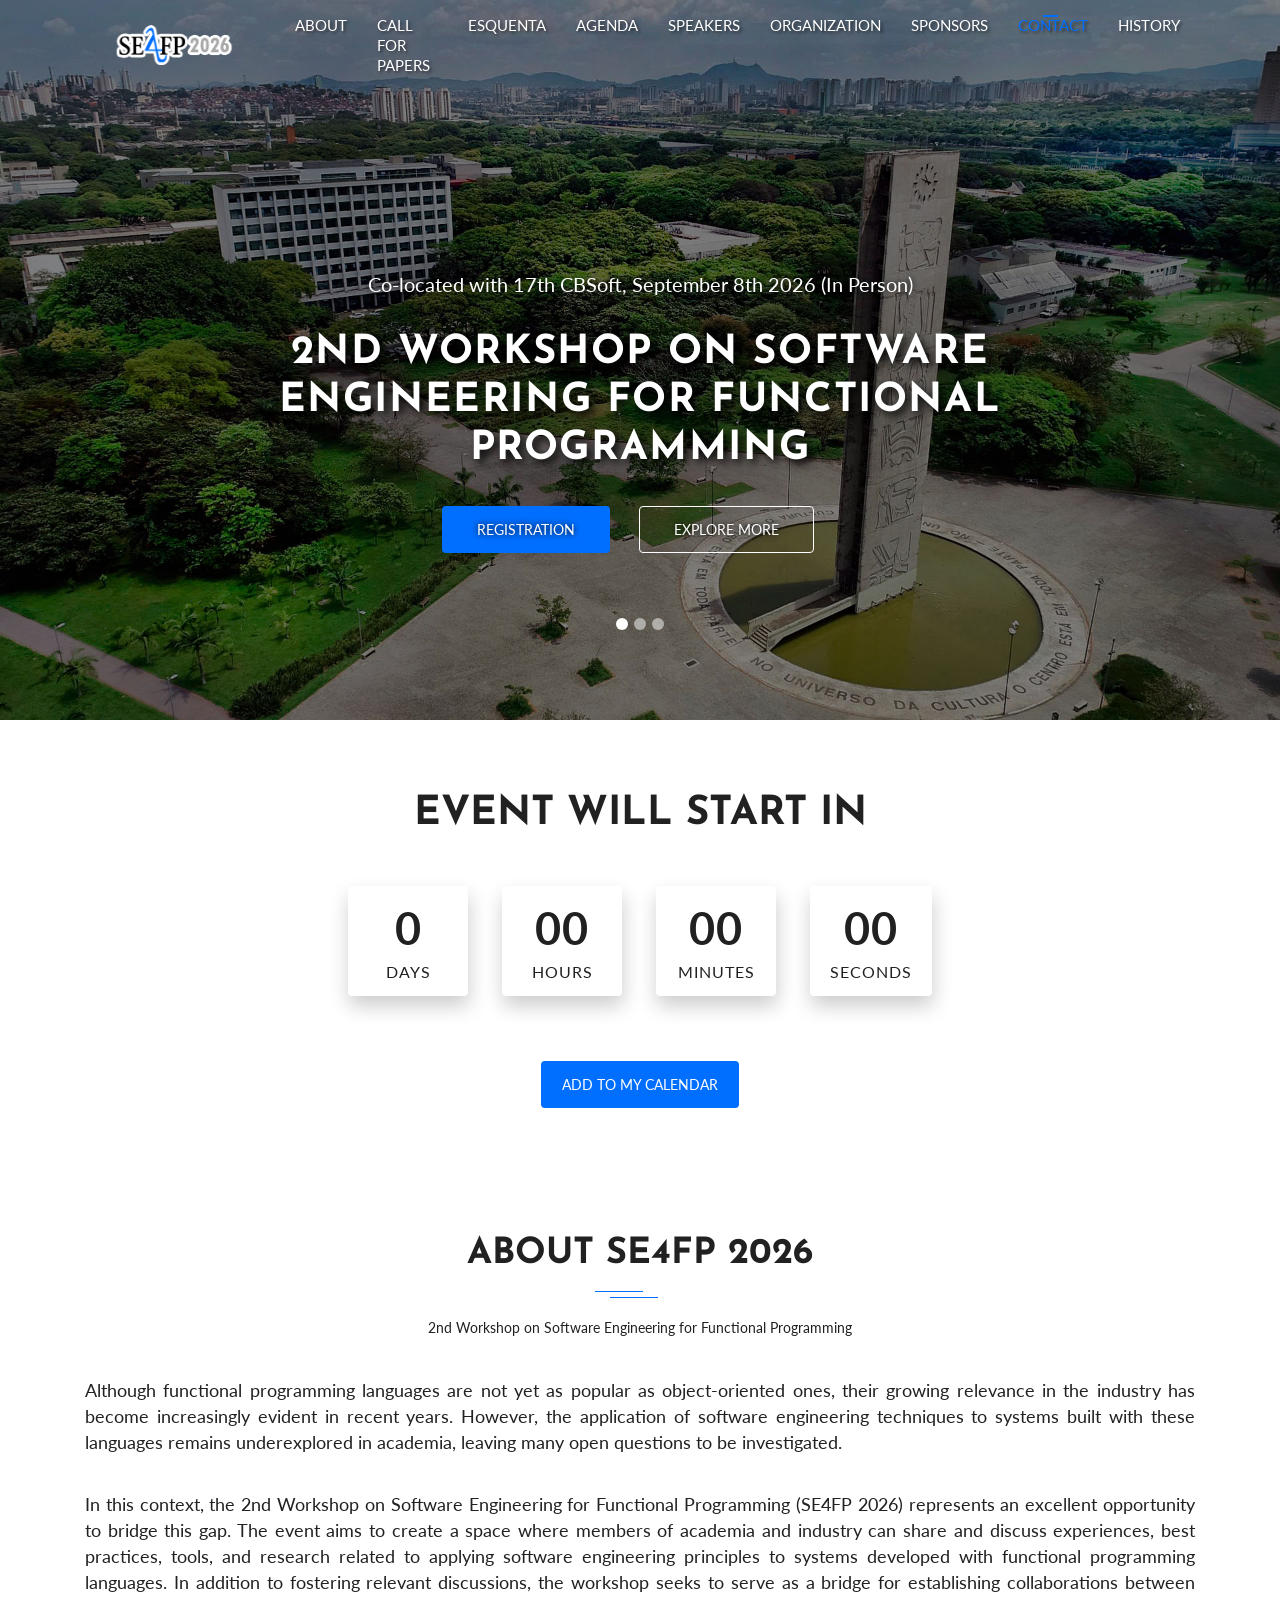
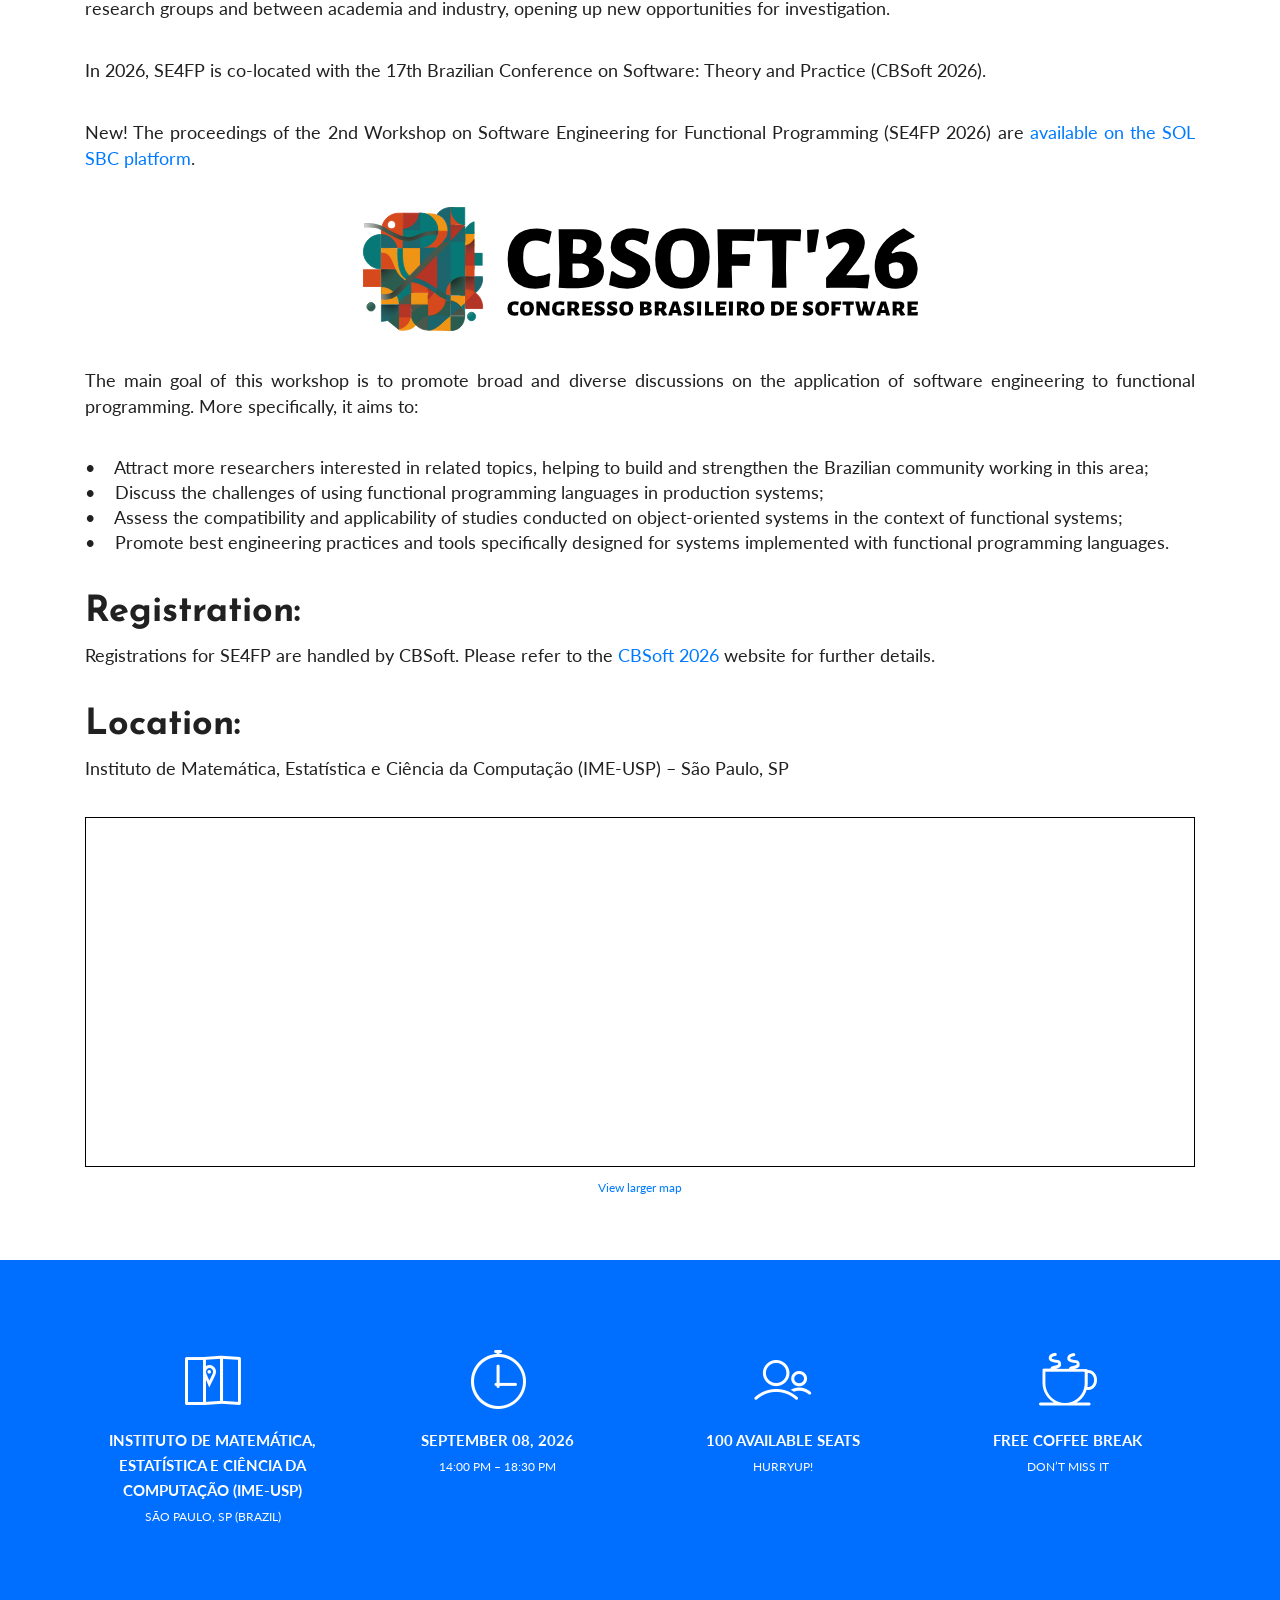
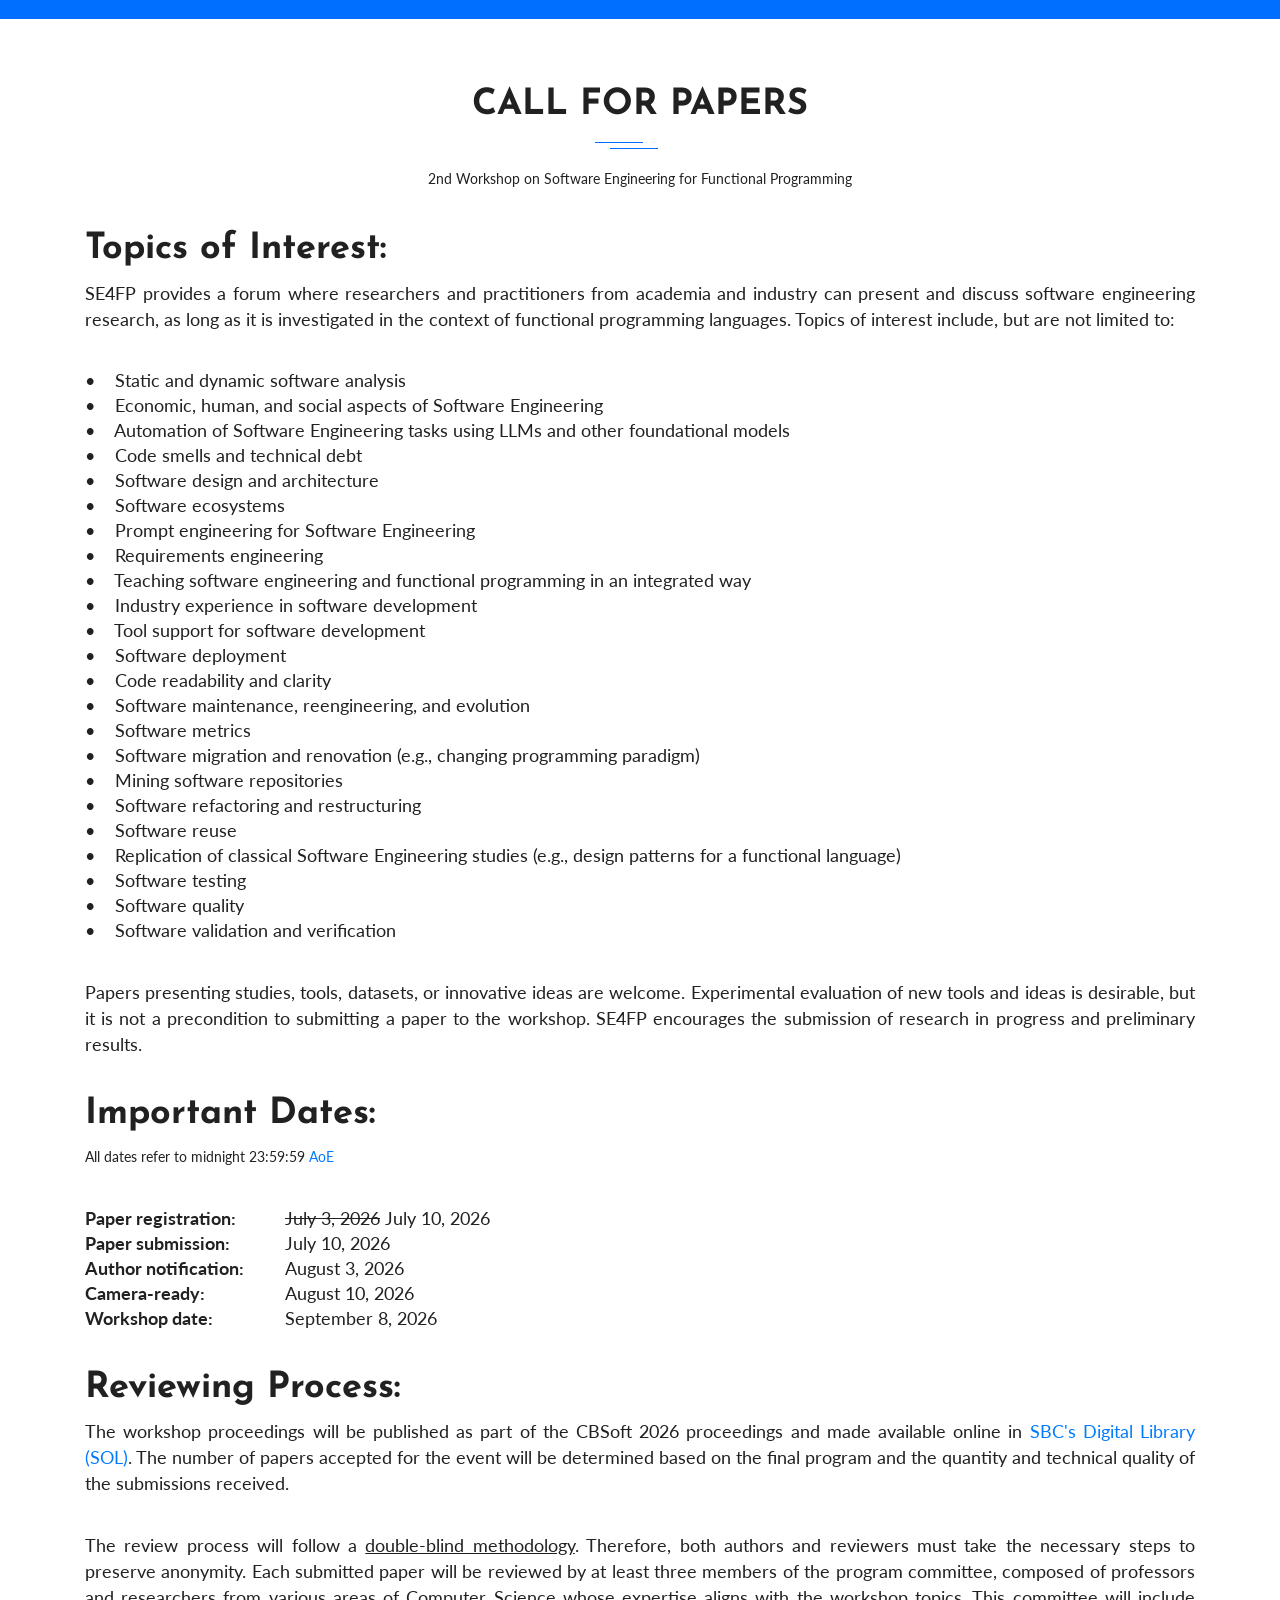
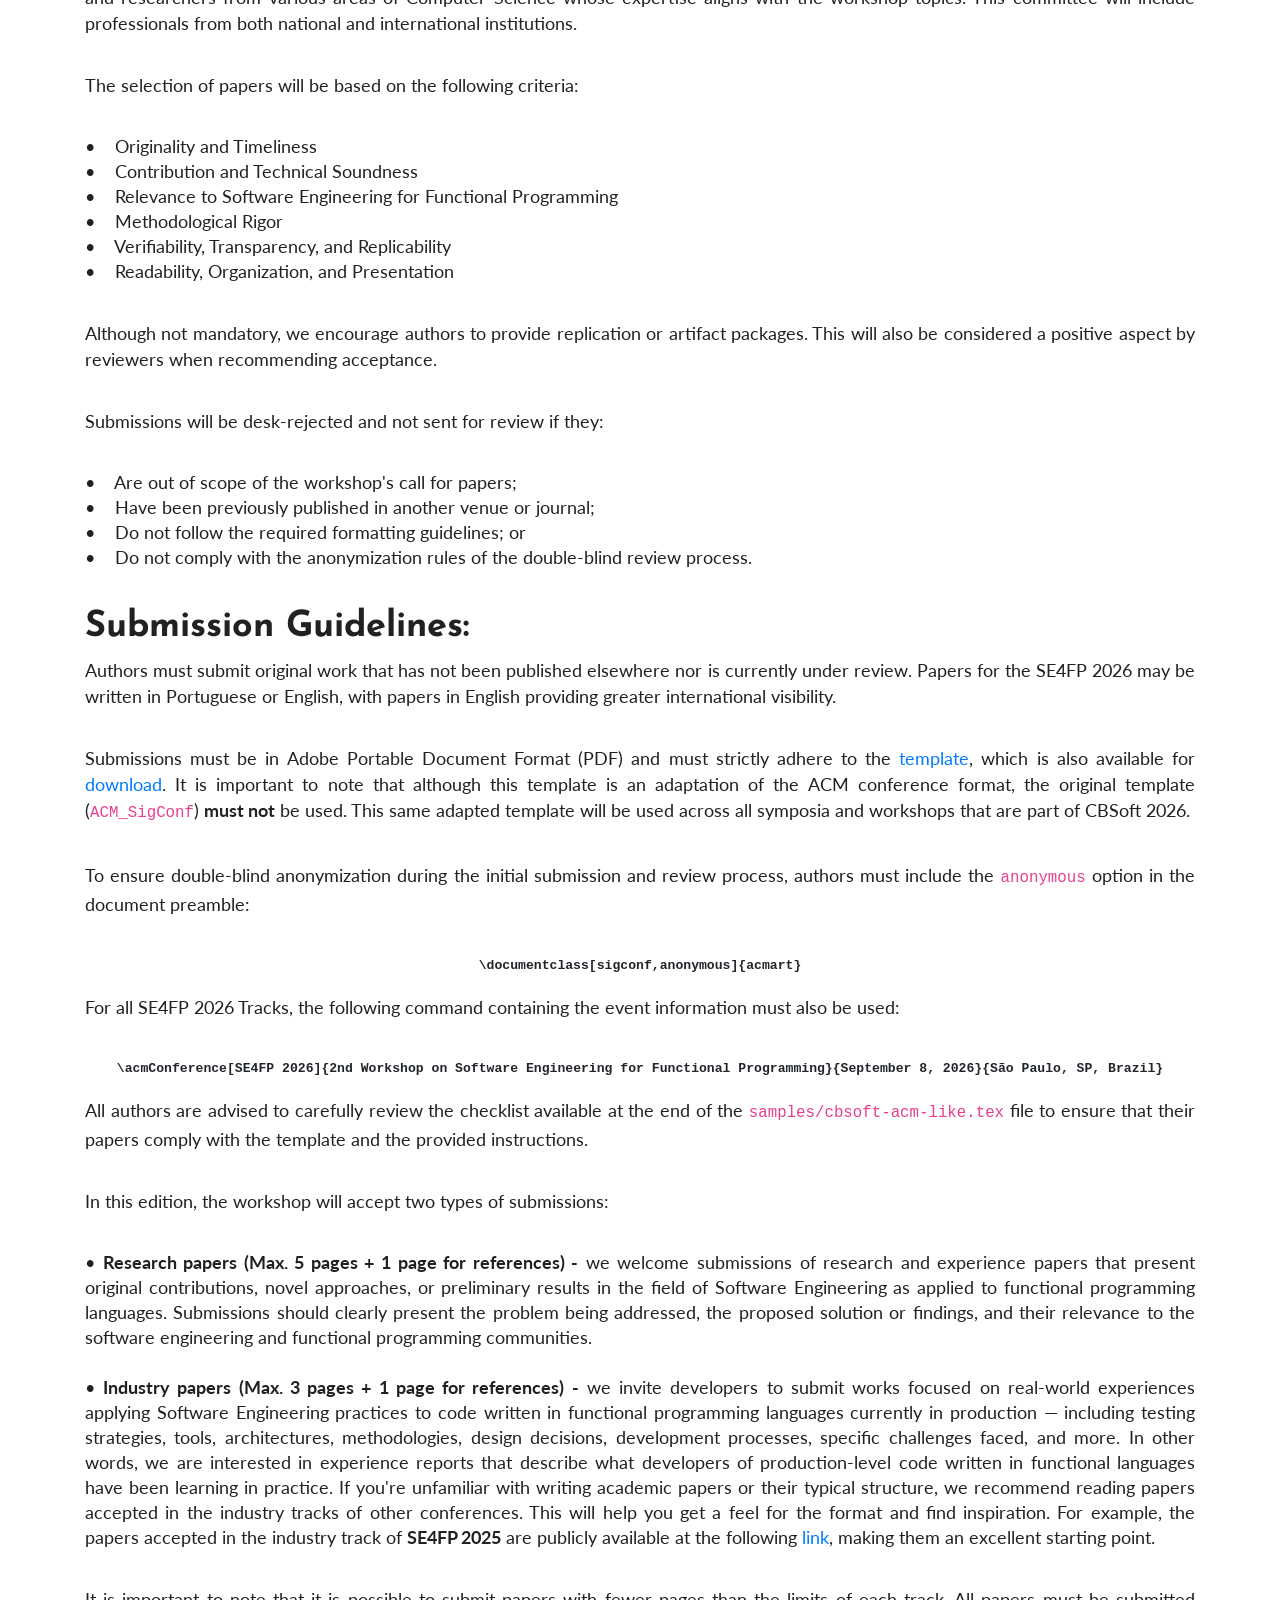
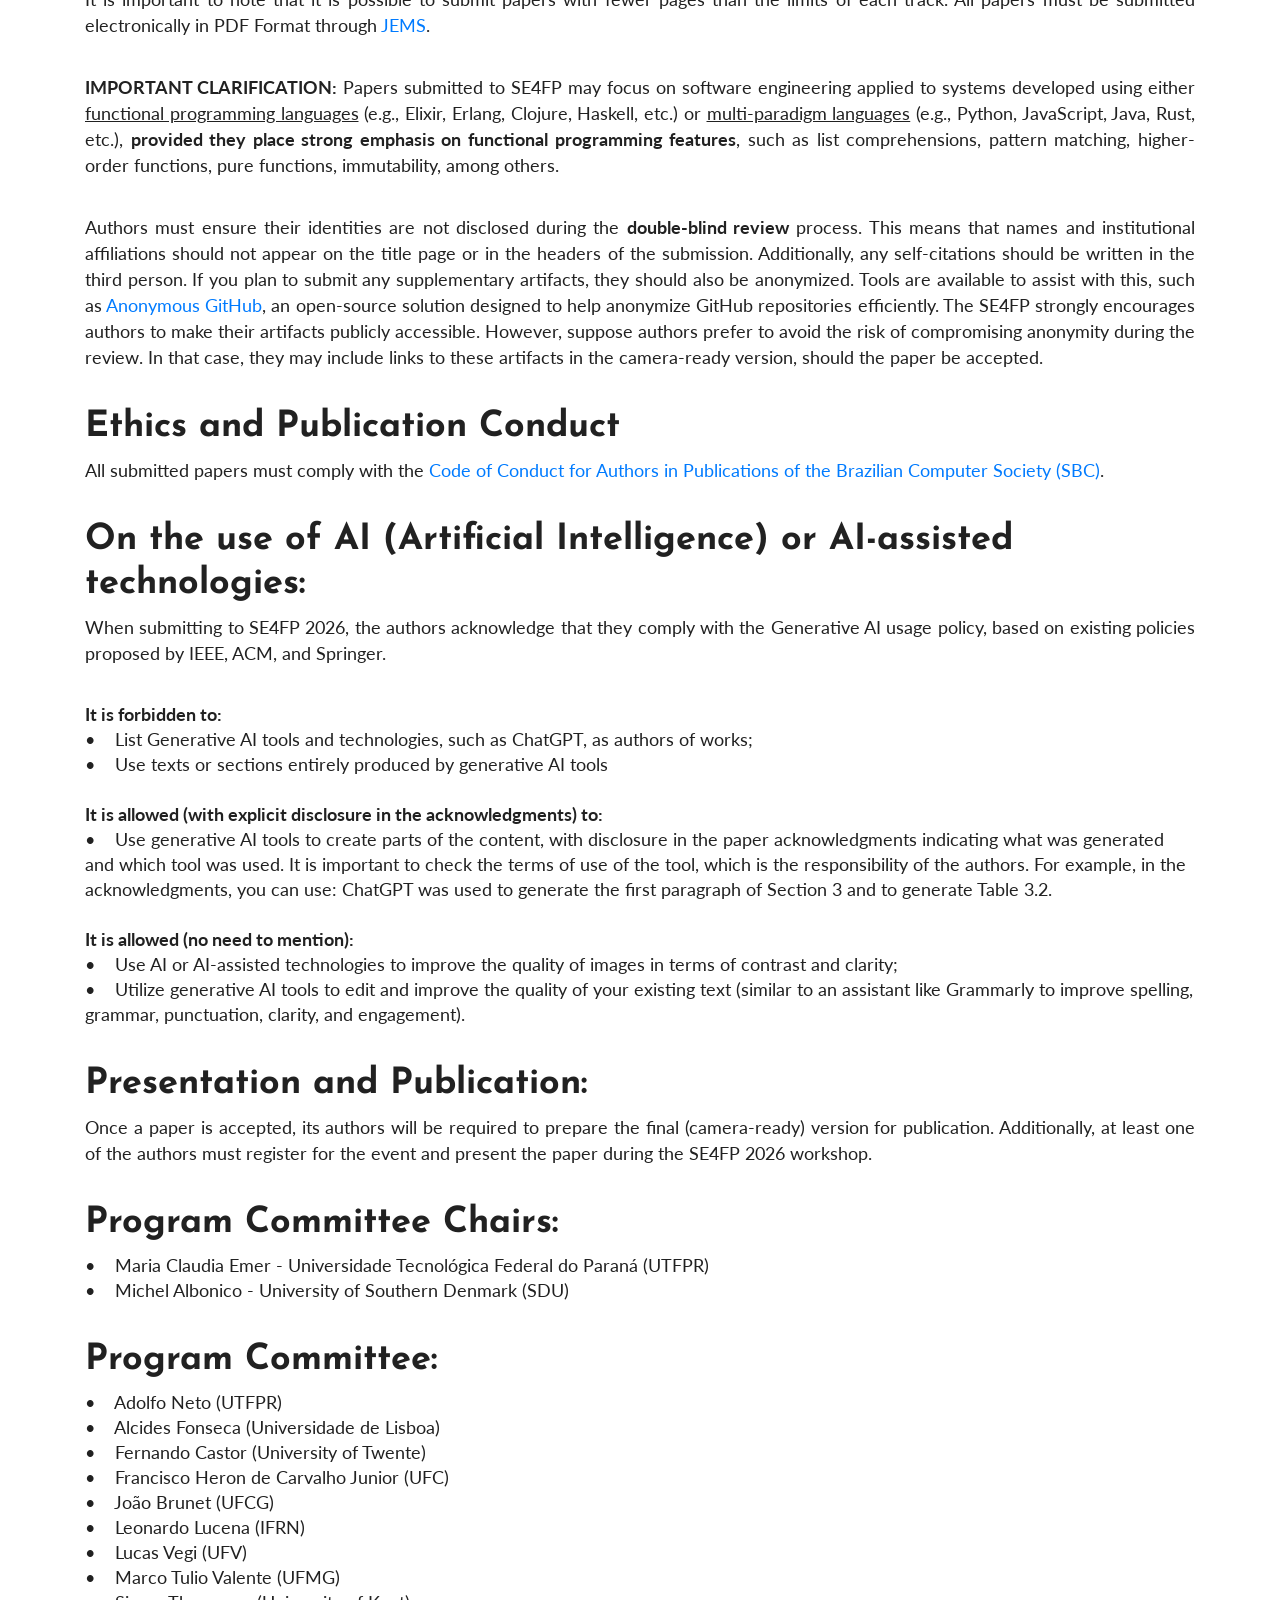
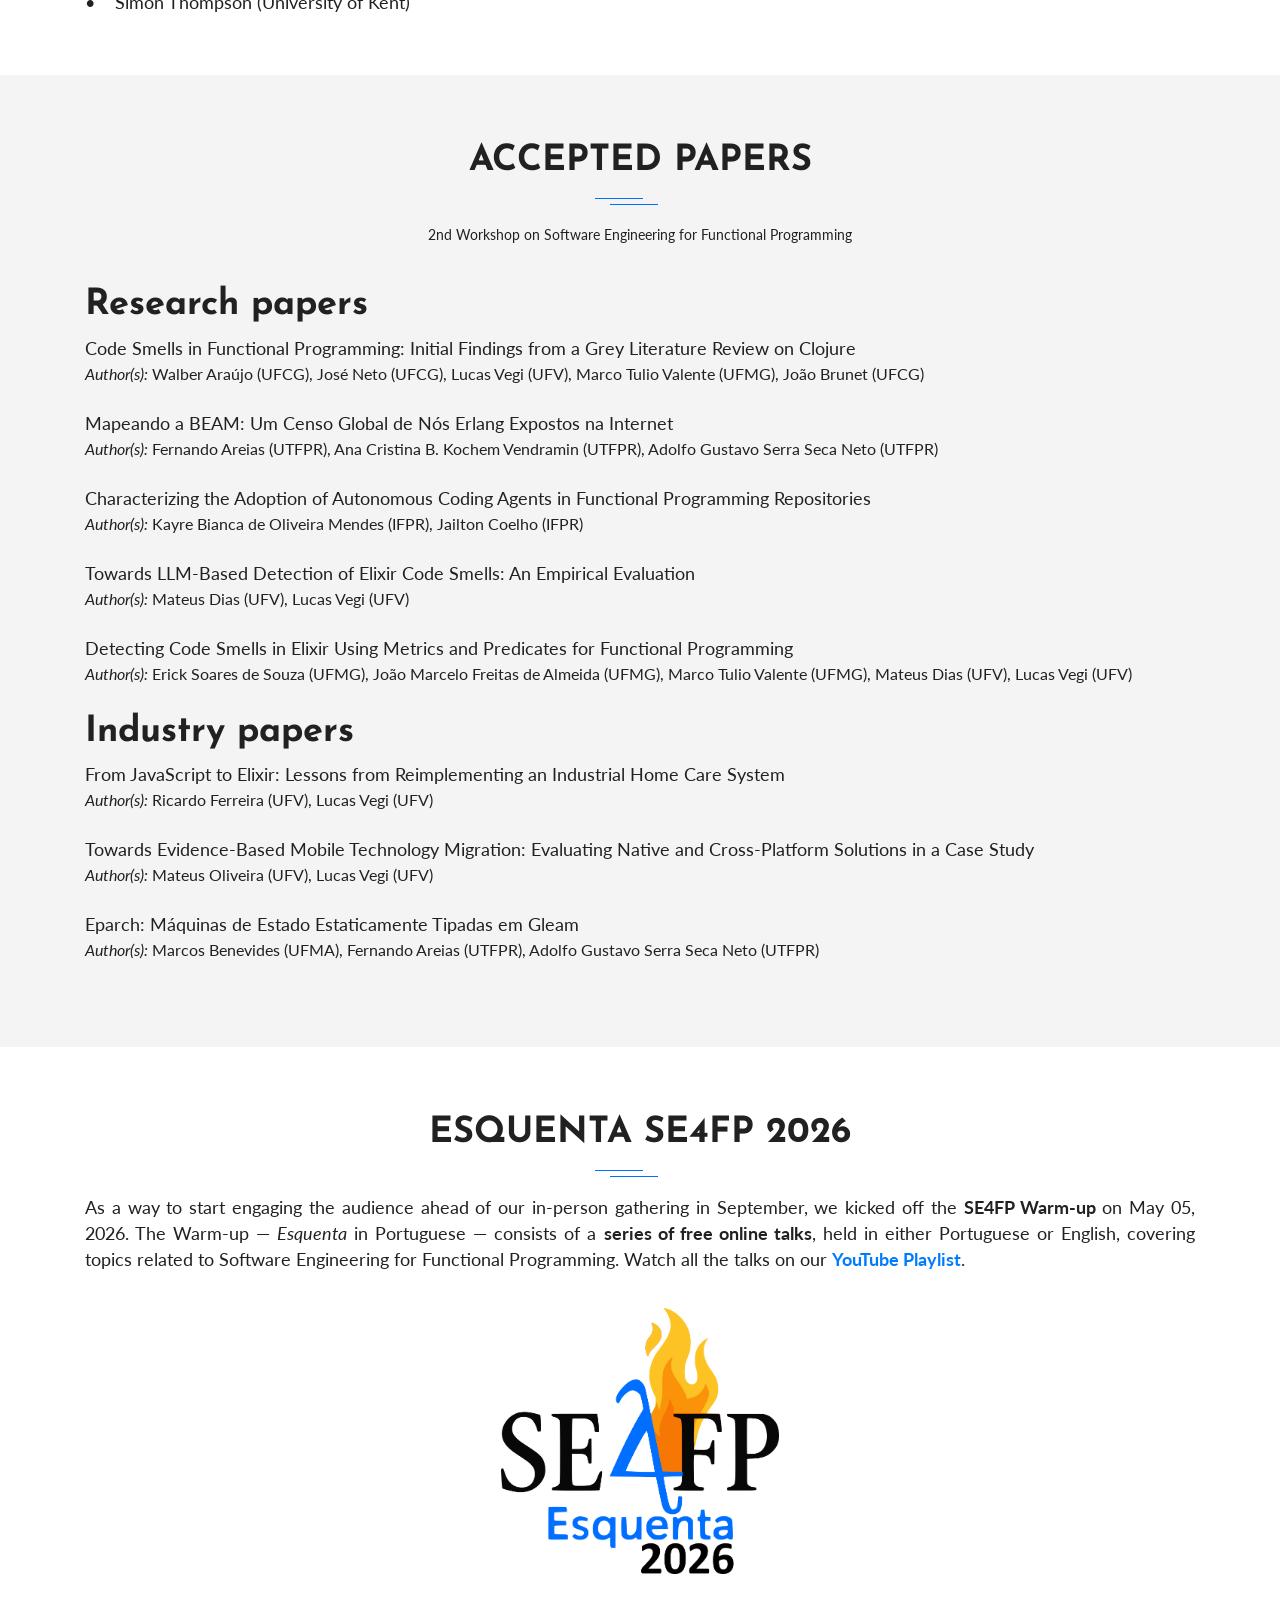
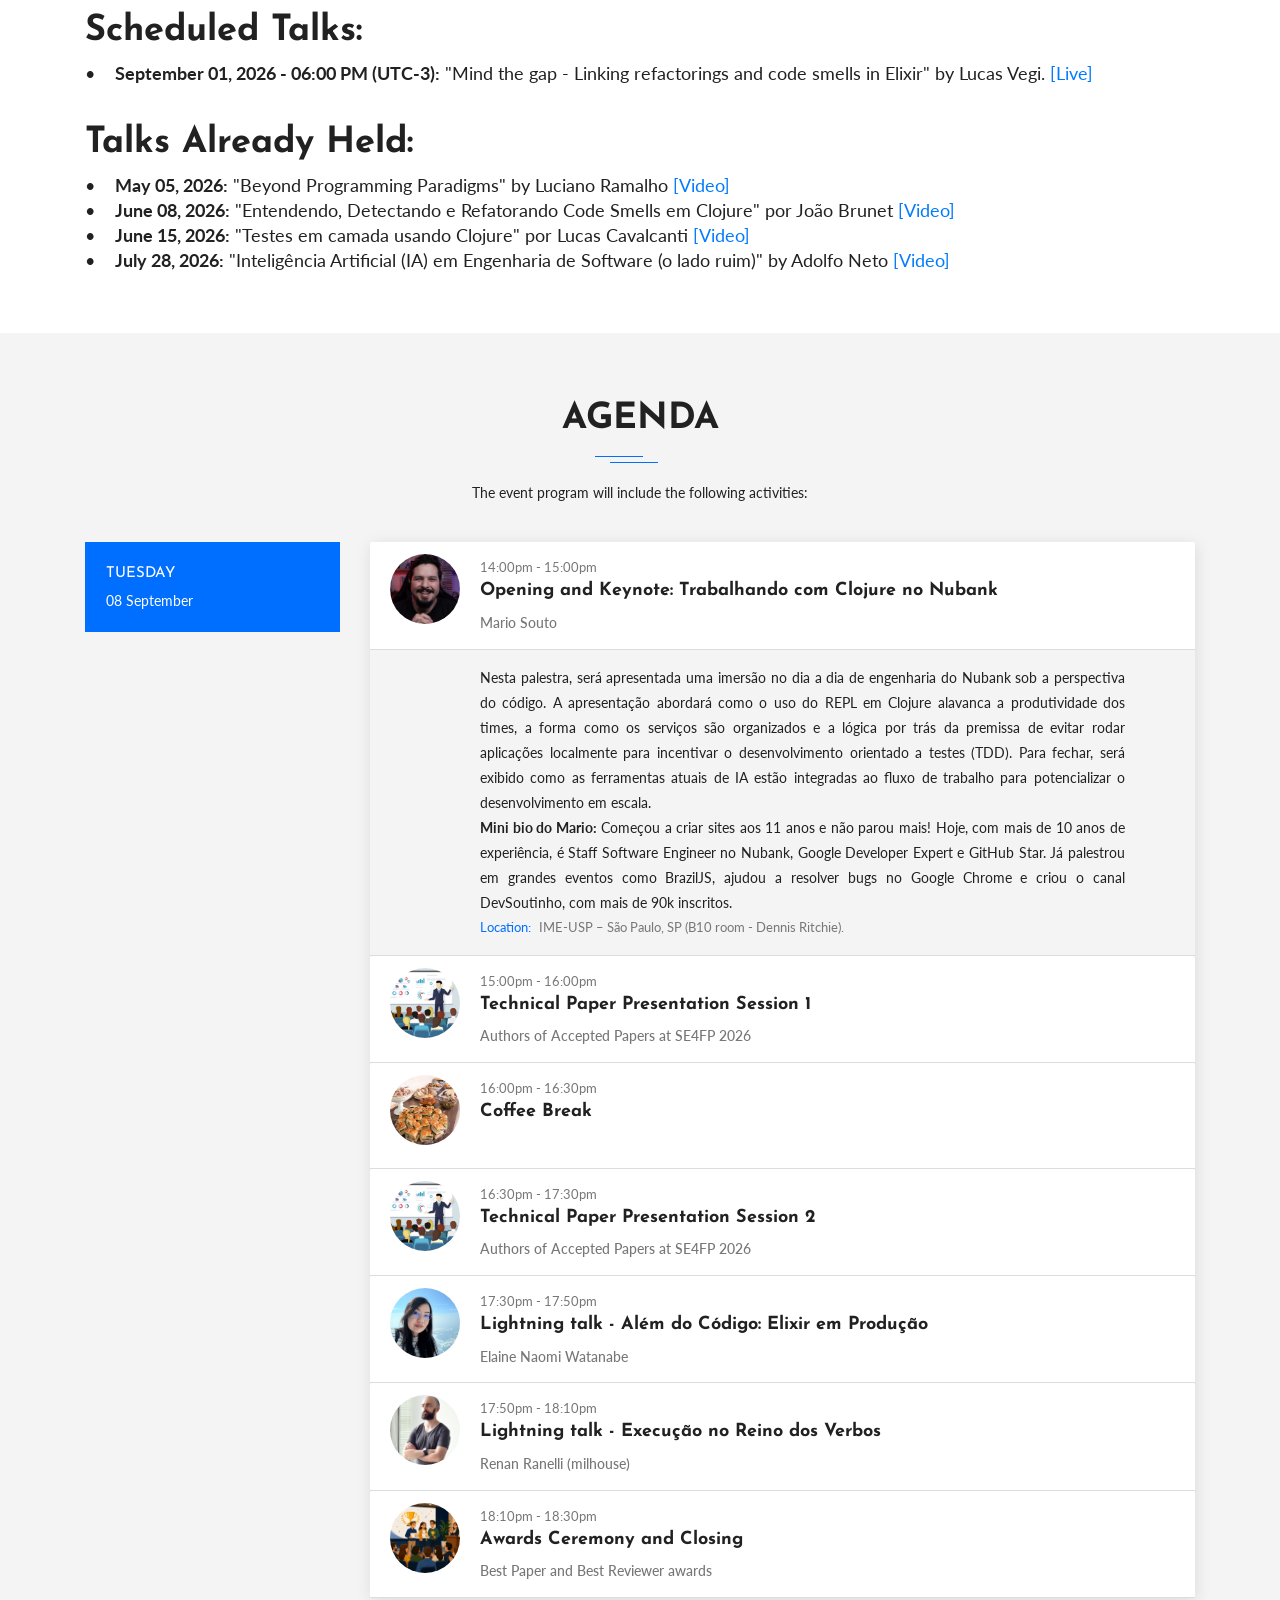
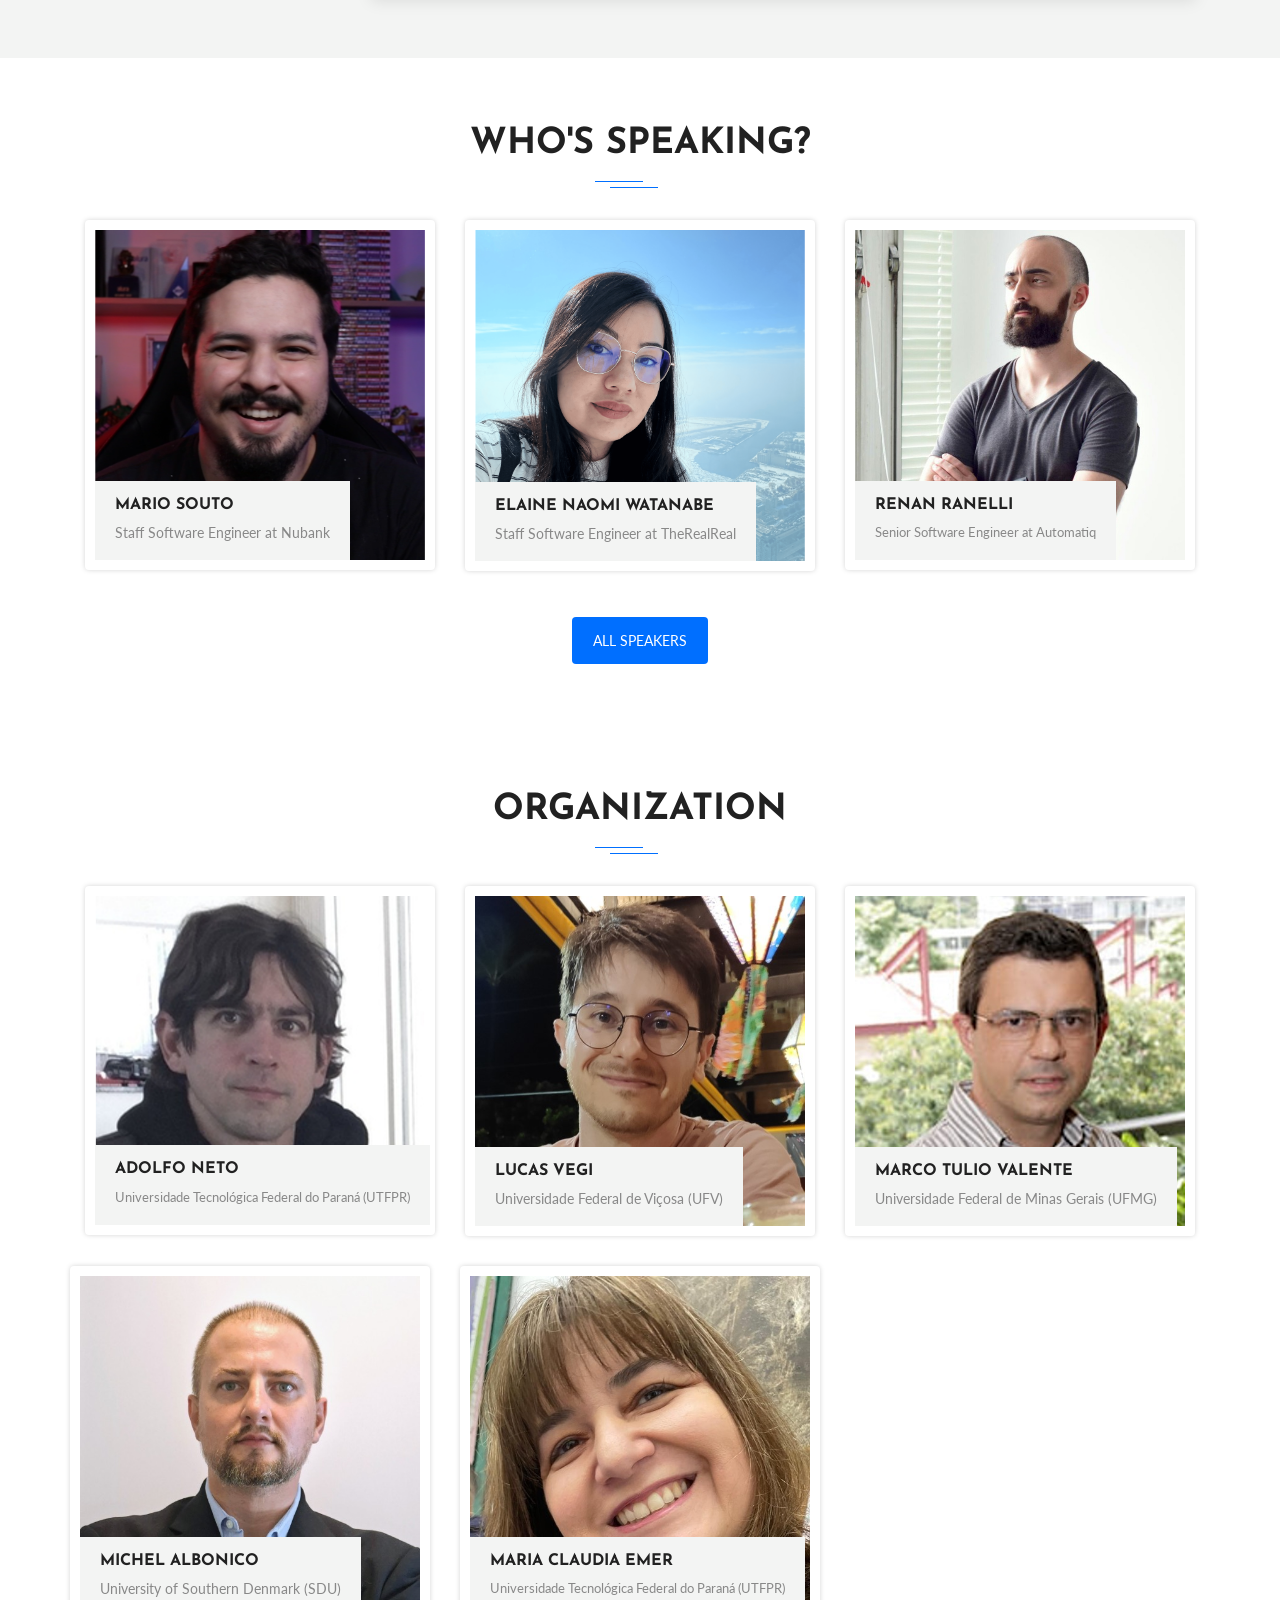
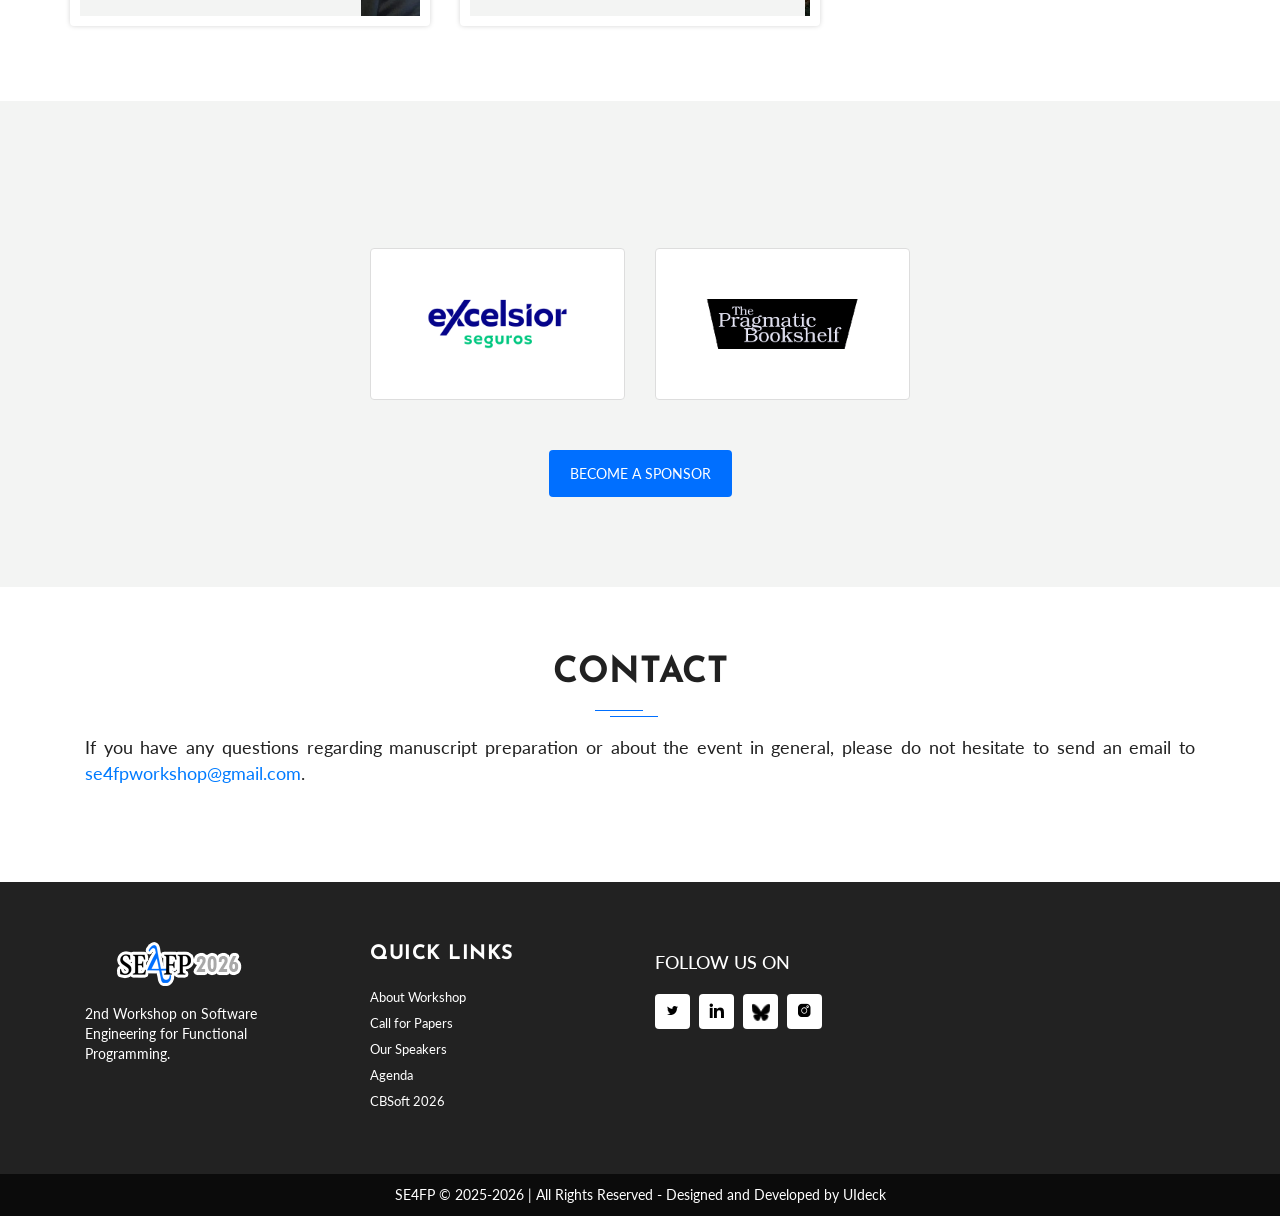
<file: index.html>
<!DOCTYPE html>
<html lang="en">
  <head>
    <!-- Google tag (gtag.js) -->
    <script async src="https://www.googletagmanager.com/gtag/js?id=G-Z09JMY0M2Z"></script>
    <script>
      window.dataLayer = window.dataLayer || [];
      function gtag(){dataLayer.push(arguments);}
      gtag('js', new Date());

      gtag('config', 'G-Z09JMY0M2Z');
    </script>

    <!-- Required meta tags -->
    <meta charset="utf-8">
    <meta name="viewport" content="width=device-width, initial-scale=1, shrink-to-fit=no">
    <meta name="description" content="SE4FP aims to bring together academics and industry professionals to share and discuss experiences, best practices, tools, and research on applying software engineering principles to systems developed with functional programming languages.">
    <meta name="keywords" content="cbsoft, workshop, engenharia de software, programação funcional, software engineering, functional programming, Elixir, Erlang, Clojure, Haskell, F#, LISP, Scala, SE4FP">

    <link rel="icon" href="favicon.ico" type="image/x-icon">


    <title>SE4FP 2026 | 2nd Workshop on Software Engineering for Functional Programming</title>

    <!-- Bootstrap CSS -->
    <link rel="stylesheet" type="text/css" href="assets/css/bootstrap.min.css" >
    <!-- Icon -->
    <link rel="stylesheet" type="text/css" href="assets/fonts/line-icons.css">
    <!-- Slicknav -->
    <link rel="stylesheet" type="text/css" href="assets/css/slicknav.css">
    <!-- Nivo Lightbox -->
    <link rel="stylesheet" type="text/css" href="assets/css/nivo-lightbox.css" >
    <!-- Animate -->
    <link rel="stylesheet" type="text/css" href="assets/css/animate.css">
    <!-- Main Style -->
    <link rel="stylesheet" type="text/css" href="assets/css/main.css">
    <!-- Responsive Style -->
    <link rel="stylesheet" type="text/css" href="assets/css/responsive.css">

    <script type="application/ld+json">
      {
        "@context": "https://schema.org",
        "@type": "Event",
        "name": "SE4FP 2026 - Conferência sobre Engenharia de Software aplicada a Programação Funcional",
        "startDate": "2026-09-08T09:00:00",
        "endDate": "2026-09-08T13:00:00",
        "eventStatus": "https://schema.org/EventScheduled",
        "eventAttendanceMode": "https://schema.org/OfflineEventAttendanceMode",
        "offers": {
          "@type": "Offer",
          "url": "https://cbsoft.sbc.org.br/2026/",
          "price": "0.00",
          "priceCurrency": "BRL",
          "availability": "https://schema.org/InStock",
          "validFrom": "2025-06-01T12:00:00-03:00"
        },
        "location": {
          "@type": "Place",
          "name": "Instituto de Matemática, Estatística e Ciência da Computação (IME-USP)",
          "address": {
            "@type": "PostalAddress",
            "streetAddress": "Rua do Matão, 1010, na Cidade Universitária",
            "addressLocality": "São Paulo",
            "addressRegion": "SP",
            "postalCode": "05508-090",
            "addressCountry": "BR"
          }
        },
        "description": "SE4FP 2026 é uma conferência sobre Engenharia de Software e Programação Funcional, reunindo especialistas para discutir práticas, ferramentas e pesquisas sobre técnicas de engenharia de software aplicadas a códigos desenvolvidos em Elixir, Erlang, Clojure, Haskell, F#, LISP, Scala e outras linguagens do paradigma de programação funcional.",
        "url": "https://se4fp.github.io/2026/",
        "image": "https://se4fp.github.io/2026/assets/img/event-banner.png",
        "keywords": "cbsoft, workshop, software engineering, functional programming, engenharia de software, programação funcional, Elixir, Erlang, Clojure, Haskell, F#, LISP, Scala",
        "organizer": {
          "@type": "Organization",
          "name": "SE4FP",
          "url": "https://se4fp.github.io/2026/",
          "logo": "https://se4fp.github.io/2026/assets/img/logo.png"
        },
        "performer": {
          "@type": "Person",
          "name": "Lucas Francisco da Matta Vegi"
        }
      }
      </script>

  </head>
  <body>

    <!-- Header Area wrapper Starts -->
    <header id="header-wrap">
      <!-- Navbar Start -->
      <nav class="navbar navbar-expand-lg fixed-top scrolling-navbar">
        <div class="container">
          <!-- Brand and toggle get grouped for better mobile display -->
          <div class="navbar-header">
            <button class="navbar-toggler" type="button" data-toggle="collapse" data-target="#main-navbar" aria-controls="main-navbar" aria-expanded="false" aria-label="Toggle navigation">
              <span class="navbar-toggler-icon"></span>
              <span class="icon-menu"></span>
              <span class="icon-menu"></span>
              <span class="icon-menu"></span>
            </button>
            <a href="index.html" class="navbar-brand"><img src="assets/img/logo.png" alt=""></a>
          </div>
          <div class="collapse navbar-collapse" id="main-navbar">
            <ul class="navbar-nav mr-auto w-100 justify-content-end">
              <!--<li class="nav-item active">
                <a class="nav-link" href="#header-wrap">
                  Home
                </a>
              </li>-->
              <li class="nav-item">
                <a class="nav-link" href="#about">
                  About
                </a>
              </li>
              <!--<li class="nav-item">
                <a class="nav-link" href="#call-for-papers">
                  Call for Papers
                </a>
              </li>-->

              <li class="nav-item dropdown">
                <a class="nav-link dropdown-toggle" href="#call-for-papers" id="cfpDropdown" role="button" data-toggle="dropdown" aria-haspopup="true" aria-expanded="false">
                  Call for Papers
                </a>
                <div class="dropdown-menu" aria-labelledby="cfpDropdown">
                  <a class="dropdown-item" href="#accepted-papers">Accepted Papers</a>
                </div>
              </li>
              
              <li class="nav-item">
                <a class="nav-link" href="#esquenta">
                  Esquenta
                </a>
              </li>
              
              <li class="nav-item">
                <a class="nav-link" href="#agenda">
                  Agenda
                </a>
              </li>
              <li class="nav-item">
                <a class="nav-link" href="#speakers">
                  Speakers
                </a>
              </li>
              <li class="nav-item">
                <a class="nav-link" href="#organization">
                  Organization
                </a>
              </li>
              <li class="nav-item">
                <a class="nav-link" href="#sponsors">
                  Sponsors
                </a>
              </li>
              <li class="nav-item">
                <a class="nav-link" href="#contact">
                  Contact
                </a>
              </li>
              <li class="nav-item dropdown">
                <a class="nav-link dropdown-toggle" href="#" id="cfpDropdown" role="button" data-toggle="dropdown" aria-haspopup="true" aria-expanded="false">
                  History
                </a>
                <div class="dropdown-menu" aria-labelledby="cfpDropdown">
                  <a class="dropdown-item" href="https://se4fp.github.io/2025/" target="_blank">SE4FP 2025</a>
                </div>
              </li>
            </ul>
          </div>
        </div>

        <!-- Mobile Menu Start -->
        <ul class="mobile-menu">
          <!--<li>
            <a class="page-scroll" href="#header-wrap">Home</a>
          </li>-->
          <li>
            <a class="page-scroll" href="#about">About</a>
          </li>

          <!--<li>
            <a class="page-scroll" href="#call-for-papers">Call for Papers</a>
          </li>-->

          <li class="has-submenu">
            <a href="#call-for-papers" onclick="toggleSubmenu(this)">Call for Papers ▾</a>
            <ul class="submenu">
              <li><a class="page-scroll" href="#accepted-papers">Accepted Papers</a></li>
            </ul>
          </li>

          <li>
            <a class="page-scroll" href="#esquenta">Esquenta</a>
          </li>
          <li>
            <a class="page-scroll" href="#agenda">Agenda</a>
          </li>
          <li>
            <a class="page-scroll" href="#speakers">Speakers</a>
          </li>
          <li>
            <a class="page-scroll" href="#organization">Organization</a>
          </li>
          <li>
            <a class="page-scroll" href="#sponsors">Sponsors</a>
          </li>
          <li>
            <a class="page-scroll" href="#contact">Contact</a>
          </li>

          <li class="has-submenu">
            <a href="#" onclick="toggleSubmenu(this)">History</a>
            <ul class="submenu">
              <li><a class="page-scroll" href="https://se4fp.github.io/2025/" target="_blank">SE4FP 2025</a></li>
            </ul>
          </li>
        </ul>
        <!-- Mobile Menu End -->

      </nav>
      <!-- Navbar End -->

      <!-- Main Carousel Section Start -->
      <div id="main-slide" class="carousel slide" data-ride="carousel">
        <ol class="carousel-indicators">
          <li data-target="#main-slide" data-slide-to="0" class="active"></li>
          <li data-target="#main-slide" data-slide-to="1"></li>
          <li data-target="#main-slide" data-slide-to="2"></li>
        </ol>
        <div class="carousel-inner">
          <div class="carousel-item active">
            <img class="d-block w-100" src="assets/img/slider/slide1a.jpg" alt="First slide">
            <div class="carousel-caption d-md-block">
              <p class="fadeInUp wow" data-wow-delay=".7s">Co-located with 17th CBSoft, September 8th 2026 (In Person)</p>
              <h1 class="wow fadeInDown heading" data-wow-delay=".7s">2nd Workshop on Software Engineering for Functional Programming</h1>
              <a href="https://cbsoft.sbc.org.br/2026/pt/registration/" target="_blank" class="fadeInLeft wow btn btn-common btn-lg" data-wow-delay=".7s">Registration</a>
              <a href="#about" class="fadeInRight wow btn btn-border btn-lg" data-wow-delay=".7s">Explore More</a>
            </div>
          </div>
          <div class="carousel-item">
            <img class="d-block w-100" src="assets/img/slider/slide2.jpg" alt="Second slide">
            <div class="carousel-caption d-md-block">
              <p  class="fadeInUp wow" data-wow-delay=".7s">2nd SE4FP - September 8th 2026</p>
              <h1 class="wow bounceIn heading" data-wow-delay=".7s">A space to exchange experiences: connecting academia and industry around best practices, tools, and research in software engineering for functional programming</h1>
              <!--<a href="#" class="fadeInUp wow btn btn-border btn-lg" data-wow-delay=".8s">Learn More</a>-->
            </div>
          </div>
          <div class="carousel-item">
            <img class="d-block w-100" src="assets/img/slider/slide3.jpg" alt="Third slide">
            <div class="carousel-caption d-md-block">
              <p class="fadeInUp wow" data-wow-delay=".7s">2nd Workshop on Software Engineering for Functional Programming (SE4FP) - September 8th 2026</p>
              <h1 class="wow fadeInUp heading" data-wow-delay=".7s">Let’s build this community together!</h1>
              <a href="#call-for-papers" class="fadeInUp wow btn btn-common btn-lg" data-wow-delay=".8s">Call for Papers</a>
            </div>
          </div>
        </div>
        <a class="carousel-control-prev" href="#main-slide" role="button" data-slide="prev">
          <span class="carousel-control" aria-hidden="true"><i class="lni-chevron-left"></i></span>
          <span class="sr-only">Previous</span>
        </a>
        <a class="carousel-control-next" href="#main-slide" role="button" data-slide="next">
          <span class="carousel-control" aria-hidden="true"><i class="lni-chevron-right"></i></span>
          <span class="sr-only">Next</span>
        </a>
      </div>
      <!-- Main Carousel Section End -->

    </header>
    <!-- Header Area wrapper End -->

    <!-- Coundown Section Start -->
    <section class="countdown-timer section-padding">
      <div class="container">
        <div class="row text-center">
          <div class="col-md-12 col-sm-12 col-xs-12">
            <div class="heading-count">
              <h2 class="wow fadeInDown" data-wow-delay="0.2s">Event Will Start In</h2>
            </div>
          </div>
          <div class="col-md-12 col-sm-12 col-xs-12">
            <div class="row time-countdown justify-content-center wow fadeInUp" data-wow-delay="0.2s">
              <div id="clock" class="time-count"></div>
            </div>
            <a href="https://www.google.com/calendar/render?action=TEMPLATE&text=II+Workshop+on+Software+Engineering+for+Functional+Programming+(SE4FP)&dates=20260908T140000/20260908T183000&details=II+Workshop+on+Software+Engineering+for+Functional+Programming+(SE4FP):+https://se4fp.github.io/2026/&location=IME+-+USP,+São+Paulo,+SP&ctz=America/Sao_Paulo" target="_blank" class="btn btn-common wow fadeInUp" data-wow-delay="0.3s">Add to My Calendar</a>
          </div>
        </div>
      </div>
    </section>
    <!-- Coundown Section End -->
    
    <!-- About Section Start -->
    <section id="about" class="section-padding">
      <div class="container">
        <div class="row">
          <div class="col-12">
            <div class="section-title-header text-center">
              <h1 class="section-title wow fadeInUp" data-wow-delay="0.2s">About SE4FP 2026</h1>
              <p class="wow fadeInDown" data-wow-delay="0.2s">2nd Workshop on Software Engineering for Functional Programming</p>
              <p style="font-size: 18px; text-align: justify;">Although functional programming languages are not yet as popular as object-oriented ones, their growing relevance in the industry has become increasingly evident in recent years. However, the application of software engineering techniques to systems built with these languages remains underexplored in academia, leaving many open questions to be investigated.</p>
              <p style="font-size: 18px; text-align: justify;">In this context, the 2nd Workshop on Software Engineering for Functional Programming (SE4FP 2026) represents an excellent opportunity to bridge this gap. The event aims to create a space where members of academia and industry can share and discuss experiences, best practices, tools, and research related to applying software engineering principles to systems developed with functional programming languages. In addition to fostering relevant discussions, the workshop seeks to serve as a bridge for establishing collaborations between research groups and between academia and industry, opening up new opportunities for investigation.</p>
              <p style="font-size: 18px; text-align: justify;">In 2026, SE4FP is co-located with the 17th Brazilian Conference on Software: Theory and Practice (CBSoft 2026).</p>
              <p style="font-size: 18px; text-align: justify;">New! The proceedings of the 2nd Workshop on Software Engineering for Functional Programming (SE4FP 2026) are <a href="https://sol.sbc.org.br/index.php/se4fp/issue/view/1756">available on the SOL SBC platform</a>.</p>

              <a href="https://cbsoft.sbc.org.br/2026/cbsoft/" target="_blank"> <img src="assets/img/cbsoft-logo.svg" alt="CBSoft 2026" title="CBSoft 2026" width="50%"></a>
              <p></p>
              
              <p style="font-size: 18px; text-align: justify;">
                The main goal of this workshop is to promote broad and diverse discussions on the application of software engineering to functional programming. More specifically, it aims to:
                <ul style="font-size: 18px; text-align: left;">
                  <li>&bull;&nbsp;&nbsp;&nbsp; Attract more researchers interested in related topics, helping to build and strengthen the Brazilian community working in this area;</li>
                  <li>&bull;&nbsp;&nbsp;&nbsp; Discuss the challenges of using functional programming languages in production systems;</li>
                  <li>&bull;&nbsp;&nbsp;&nbsp; Assess the compatibility and applicability of studies conducted on object-oriented systems in the context of functional systems;</li>
                  <li>&bull;&nbsp;&nbsp;&nbsp; Promote best engineering practices and tools specifically designed for systems implemented with functional programming languages.</li>
                </ul>
              </p>

              <h3 style="text-align: left;">Registration:</h3>

              <p style="font-size: 18px; text-align: justify;">Registrations for SE4FP are handled by CBSoft. Please refer to the <a href="https://cbsoft.sbc.org.br/2026/pt/registration/" target="_blank">CBSoft 2026</a> website for further details.</p>

              <h3 style="text-align: left;">Location:</h3>

              <p style="font-size: 18px; text-align: justify;">Instituto de Matemática, Estatística e Ciência da Computação (IME-USP) – São Paulo, SP</p>

              <iframe width="100%" height="350" src="https://www.openstreetmap.org/export/embed.html?bbox=-46.7345952987671%2C-23.561174516193628%2C-46.72957420349122%2C-23.557988127467365&amp;layer=mapnik&amp;marker=-23.559581331489248%2C-46.73208475112915" style="border: 1px solid black"></iframe><br/><small><a href="https://www.openstreetmap.org/?mlat=-23.559581&amp;mlon=-46.732085#map=18/-23.559581/-46.732085" target="_blank">View larger map</a></small>    
            </div>
          </div>
        </div>
      </div>
    </section>
    <!-- About Section End -->

    <!-- Counter Area Start-->
    <section class="counter-section section-padding">
      <div class="container">
        <div class="row">
          <!-- Counter Item -->
          <div class="col-md-6 col-lg-3 col-xs-12 work-counter-widget text-center">
            <div class="counter wow fadeInRight" data-wow-delay="0.3s">
              <div class="icon"><i class="lni-map"></i></div>
              <p>Instituto de Matemática, Estatística e Ciência da Computação (IME-USP)</p>
              <span>São Paulo, SP (Brazil)</span>
            </div>
          </div>
          <!-- Counter Item -->
          <div class="col-md-6 col-lg-3 col-xs-12 work-counter-widget text-center">
            <div class="counter wow fadeInRight" data-wow-delay="0.6s">
              <div class="icon"><i class="lni-timer"></i></div>
              <p>September 08, 2026</p>
              <span><!--Further information will be available soon-->14:00 PM – 18:30 PM</span>
            </div>
          </div>
          <!-- Counter Item -->
          <div class="col-md-6 col-lg-3 col-xs-12 work-counter-widget text-center">
            <div class="counter wow fadeInRight" data-wow-delay="0.9s">
              <div class="icon"><i class="lni-users"></i></div>
              <p>100 Available Seats</p>       
              <span>Hurryup!</span>
            </div>
          </div>
          <!-- Counter Item -->
          <div class="col-md-6 col-lg-3 col-xs-12 work-counter-widget text-center">
            <div class="counter wow fadeInRight" data-wow-delay="1.2s">
              <div class="icon"><i class="lni-coffee-cup"></i></div>
              <p>Free Coffee break</p>
              <span>Don’t miss it</span>
            </div>
          </div>
        </div>
      </div>
    </section>
    <!-- Counter Area End-->

    <!-- Call for Papers Section Start -->
        <section id="call-for-papers" class="section-padding">
          <div class="container">
            <div class="row">
              <div class="col-12">
                <div class="section-title-header text-center">
                  <h1 class="section-title wow fadeInUp" data-wow-delay="0.2s">Call for Papers</h1>
                  <p class="wow fadeInDown" data-wow-delay="0.2s">2nd Workshop on Software Engineering for Functional Programming</p>

                  <h4 style="text-align: left;">Topics of Interest:</h4>

                  <p style="font-size: 18px; text-align: justify;">SE4FP provides a forum where researchers and practitioners from academia and industry can present and discuss software engineering research, as long as it is investigated in the context of functional programming languages. Topics of interest include, but are not limited to:</p>
                  <ul style="font-size: 18px; text-align: left;">
                    <li>&bull;&nbsp;&nbsp;&nbsp; Static and dynamic software analysis</li>
                    <li>&bull;&nbsp;&nbsp;&nbsp; Economic, human, and social aspects of Software Engineering</li>
                    <li>&bull;&nbsp;&nbsp;&nbsp; Automation of Software Engineering tasks using LLMs and other foundational models</li>
                    <li>&bull;&nbsp;&nbsp;&nbsp; Code smells and technical debt</li>
                    <li>&bull;&nbsp;&nbsp;&nbsp; Software design and architecture</li>
                    <li>&bull;&nbsp;&nbsp;&nbsp; Software ecosystems</li>
                    <li>&bull;&nbsp;&nbsp;&nbsp; Prompt engineering for Software Engineering</li>
                    <li>&bull;&nbsp;&nbsp;&nbsp; Requirements engineering</li>
                    <li>&bull;&nbsp;&nbsp;&nbsp; Teaching software engineering and functional programming in an integrated way</li>
                    <li>&bull;&nbsp;&nbsp;&nbsp; Industry experience in software development</li>
                    <li>&bull;&nbsp;&nbsp;&nbsp; Tool support for software development</li>
                    <li>&bull;&nbsp;&nbsp;&nbsp; Software deployment</li>
                    <li>&bull;&nbsp;&nbsp;&nbsp; Code readability and clarity</li>
                    <li>&bull;&nbsp;&nbsp;&nbsp; Software maintenance, reengineering, and evolution</li>
                    <li>&bull;&nbsp;&nbsp;&nbsp; Software metrics</li>
                    <li>&bull;&nbsp;&nbsp;&nbsp; Software migration and renovation (e.g., changing programming paradigm)</li>
                    <li>&bull;&nbsp;&nbsp;&nbsp; Mining software repositories</li>
                    <li>&bull;&nbsp;&nbsp;&nbsp; Software refactoring and restructuring</li>
                    <li>&bull;&nbsp;&nbsp;&nbsp; Software reuse</li>
                    <li>&bull;&nbsp;&nbsp;&nbsp; Replication of classical Software Engineering studies (e.g., design patterns for a functional language)</li>
                    <li>&bull;&nbsp;&nbsp;&nbsp; Software testing</li>
                    <li>&bull;&nbsp;&nbsp;&nbsp; Software quality</li>
                    <li>&bull;&nbsp;&nbsp;&nbsp; Software validation and verification</li>
                  </ul>
                  <p></p>
                  <p style="font-size: 18px; text-align: justify;">Papers presenting studies, tools, datasets, or innovative ideas are welcome. Experimental evaluation of new tools and ideas is desirable, but it is not a precondition to submitting a paper to the workshop. SE4FP encourages the submission of research in progress and preliminary results.</p>
                  
                  <h4 style="text-align: left;">Important Dates:</h4>
                  <p style="text-align: left;" data-wow-delay="0.2s">All dates refer to midnight 23:59:59<a title="Anywhere on Earth" href="https://www.timeanddate.com/time/zones/aoe" target="_blank">
                    AoE</a></p>
                    <div style="font-size: 18px; text-align: left;">
                      <div style="display: flex;"><b style="width: 200px;">Paper registration:</b> <del><span>July 3, 2026</span></del> &nbsp; <span>July 10, 2026</span> </div>
                      <div style="display: flex;"><b style="width: 200px;">Paper submission:</b> <span>July 10, 2026</span></div>
                      <div style="display: flex;"><b style="width: 200px;">Author notification:</b> <span>August 3, 2026</span></div>
                      <div style="display: flex;"><b style="width: 200px;">Camera-ready:</b> <span>August 10, 2026</span></div>
                      <div style="display: flex;"><b style="width: 200px;">Workshop date:</b> <span>September 8, 2026</span></div>
                    </div>
                  <p></p>
                  
                  <h4 style="text-align: left;">Reviewing Process:</h4>

                  <p style="font-size: 18px; text-align: justify;">The workshop proceedings will be published as part of the CBSoft 2026 proceedings and made available online in <a href="https://sol.sbc.org.br/index.php/indice" target="_blank">SBC's Digital Library (SOL)</a>. The number of papers accepted for the event will be determined based on the final program and the quantity and technical quality of the submissions received.</p>
                  <p style="font-size: 18px; text-align: justify;">The review process will follow a <u>double-blind methodology</u>. Therefore, both authors and reviewers must take the necessary steps to preserve anonymity. Each submitted paper will be reviewed by at least three members of the program committee, composed of professors and researchers from various areas of Computer Science whose expertise aligns with the workshop topics. This committee will include professionals from both national and international institutions.</p>
                  <p style="font-size: 18px; text-align: justify;">The selection of papers will be based on the following criteria:</p>
                  
                  <ul style="font-size: 18px; text-align: left;">
                    <li>&bull;&nbsp;&nbsp;&nbsp; Originality and Timeliness</li>
                    <li>&bull;&nbsp;&nbsp;&nbsp; Contribution and Technical Soundness</li>
                    <li>&bull;&nbsp;&nbsp;&nbsp; Relevance to Software Engineering for Functional Programming</li>
                    <li>&bull;&nbsp;&nbsp;&nbsp; Methodological Rigor</li>
                    <li>&bull;&nbsp;&nbsp;&nbsp; Verifiability, Transparency, and Replicability</li>
                    <li>&bull;&nbsp;&nbsp;&nbsp; Readability, Organization, and Presentation</li>
                  </ul>
                  
                  <p></p>
                  <p style="font-size: 18px; text-align: justify;">
                    Although not mandatory, we encourage authors to provide replication or artifact packages. This will also be considered a positive aspect by reviewers when recommending acceptance.
                  </p>
                  
                  <p style="font-size: 18px; text-align: justify;">
                    Submissions will be desk-rejected and not sent for review if they:
                  </p>

                  <ul style="font-size: 18px; text-align: left;">
                    <li>&bull;&nbsp;&nbsp;&nbsp; Are out of scope of the workshop's call for papers;</li>
                    <li>&bull;&nbsp;&nbsp;&nbsp; Have been previously published in another venue or journal;</li>
                    <li>&bull;&nbsp;&nbsp;&nbsp; Do not follow the required formatting guidelines; or</li>
                    <li>&bull;&nbsp;&nbsp;&nbsp; Do not comply with the anonymization rules of the double-blind review process.</li>
                  </ul>

                  <p></p>
                  <h4 style="text-align: left;">Submission Guidelines:</h4>

                  <!--<p style="font-size: 18px; text-align: justify;">Submitted papers may be written in Portuguese or English (Portuguese papers do not need an English abstract). All submissions must follow the <a href="https://www.overleaf.com/latex/templates/sbc-conferences-template/blbxwjwzdngr" target="_blank">SBC template</a>.</p>-->

                  <p style="font-size: 18px; text-align: justify;">Authors must submit original work that has not been published elsewhere nor is currently under review. Papers for the SE4FP 2026 may be written in Portuguese or English, with papers in English providing greater international visibility.</p>
                  <p style="font-size: 18px; text-align: justify;">Submissions must be in Adobe Portable Document Format (PDF) and must strictly adhere to the <a href="https://www.overleaf.com/read/cyhpwwkngcwk" target="_blank" rel="noopener noreferrer">template</a>, which is also available for <a href="https://cbsoft.sbc.org.br/2026/Template_para_eventos_do_CBSoft.zip" target="_blank">download</a>. It is important to note that although this template is an adaptation of the ACM conference format, the original template (<code>ACM_SigConf</code>) <strong>must not</strong> be used. This same adapted template will be used across all symposia and workshops that are part of CBSoft 2026.</p>
                  <p style="font-size: 18px; text-align: justify;">To ensure double-blind anonymization during the initial submission and review process, authors must include the <code>anonymous</code> option in the document preamble:</p>

                  <strong><pre><code class="hljs language-latex"><span class="hljs-keyword">\documentclass</span>[sigconf,anonymous]{acmart}</code></pre></strong>

                  <p style="font-size: 18px; text-align: justify;">For all SE4FP 2026 Tracks, the following command containing the event information must also be used:</p>

                  <strong><pre><code class="hljs language-latex"><span class="hljs-keyword">\acmConference</span>[SE4FP 2026]{2nd Workshop on Software Engineering for Functional Programming}{September 8, 2026}{São Paulo, SP, Brazil}</code></pre></strong>

                  <p style="font-size: 18px; text-align: justify;">All authors are advised to carefully review the checklist available at the end of the <code>samples/cbsoft-acm-like.tex</code> file to ensure that their papers comply with the template and the provided instructions.</p>  
                  <p style="font-size: 18px; text-align: justify;">In this edition, the workshop will accept two types of submissions:</p>

                  <ul style="font-size: 18px; text-align: justify;">
                    <li>&bull; <b>Research papers (Max. 5 pages + 1 page for references) -</b> we welcome submissions of research and experience papers that present original contributions, novel approaches, or preliminary results in the field of Software Engineering as applied to functional programming languages. Submissions should clearly present the problem being addressed, the proposed solution or findings, and their relevance to the software engineering and functional programming communities.</li>
                    <li><br></li>
                    <li>&bull; <b>Industry papers (Max. 3 pages + 1 page for references) -</b> we invite developers to submit works focused on real-world experiences applying Software Engineering practices to code written in functional programming languages currently in production — including testing strategies, tools, architectures, methodologies, design decisions, development processes, specific challenges faced, and more. In other words, we are interested in experience reports that describe what developers of production-level code written in functional languages have been learning in practice. If you're unfamiliar with writing academic papers or their typical structure, we recommend reading papers accepted in the industry tracks of other conferences. This will help you get a feel for the format and find inspiration. For example, the papers accepted in the industry track of <b>SE4FP 2025</b> are publicly available at the following <a href="https://sol.sbc.org.br/index.php/se4fp" target="_blank">link</a>, making them an excellent starting point.</li>
                  </ul>

                  <p></p>

                  <p style="font-size: 18px; text-align: justify;">
                    It is important to note that it is possible to submit papers with fewer pages than the limits of each track. All papers must be submitted electronically in PDF Format through <a href="https://jems3.sbc.org.br/se4fp2026" target="_blank">JEMS</a>.
                  </p>

                  <p style="font-size: 18px; text-align: justify;">
                    <b>IMPORTANT CLARIFICATION:</b> Papers submitted to SE4FP may focus on software engineering applied to systems developed using either <u>functional programming languages</u> (e.g., Elixir, Erlang, Clojure, Haskell, etc.) or <u>multi-paradigm languages</u> (e.g., Python, JavaScript, Java, Rust, etc.), <b>provided they place strong emphasis on functional programming features</b>, such as list comprehensions, pattern matching, higher-order functions, pure functions, immutability, among others.
                  </p>

                  <p style="font-size: 18px; text-align: justify;">
                    Authors must ensure their identities are not disclosed during the <b>double-blind review</b> process. This means that names and institutional affiliations should not appear on the title page or in the headers of the submission. Additionally, any self-citations should be written in the third person. If you plan to submit any supplementary artifacts, they should also be anonymized. Tools are available to assist with this, such as <a href="https://anonymous.4open.science/" target="_blank">Anonymous GitHub</a>, an open-source solution designed to help anonymize GitHub repositories efficiently. The SE4FP strongly encourages authors to make their artifacts publicly accessible. However, suppose authors prefer to avoid the risk of compromising anonymity during the review. In that case, they may include links to these artifacts in the camera-ready version, should the paper be accepted.
                  </p>

                  <h4 style="text-align: left;">Ethics and Publication Conduct</h4>
                  <p style="font-size: 18px; text-align: justify;">All submitted papers must comply with the <a href="https://sol.sbc.org.br/index.php/indice/conduta" target="_blank" rel="noopener noreferrer">Code of Conduct for Authors in Publications of the Brazilian Computer Society (SBC)</a>.</p>

                  <h4 style="text-align: left;">On the use of AI (Artificial Intelligence) or AI-assisted technologies:</h4>

                  <p style="font-size: 18px; text-align: justify;">
                    When submitting to SE4FP 2026, the authors acknowledge that they comply with the Generative AI usage policy, based on existing policies proposed by IEEE, ACM, and Springer.
                  </p>

                  <ul style="font-size: 18px; text-align: left;">
                    <li><b>It is forbidden to:</b></li>
                    <li>&bull;&nbsp;&nbsp;&nbsp; List Generative AI tools and technologies, such as ChatGPT, as authors of works;</li>
                    <li>&bull;&nbsp;&nbsp;&nbsp; Use texts or sections entirely produced by generative AI tools</li>
                  </ul>

                  <br>

                  <ul style="font-size: 18px; text-align: left;">
                    <li><b>It is allowed (with explicit disclosure in the acknowledgments) to:</b></li>
                    <li>&bull;&nbsp;&nbsp;&nbsp; Use generative AI tools to create parts of the content, with disclosure in the paper acknowledgments indicating what was generated and which tool was used. It is important to check the terms of use of the tool, which is the responsibility of the authors. For example, in the acknowledgments, you can use: ChatGPT was used to generate the first paragraph of Section 3 and to generate Table 3.2.</li>
                  </ul>

                  <br>

                  <ul style="font-size: 18px; text-align: left;">
                    <li><b>It is allowed (no need to mention):</b></li>
                    <li>&bull;&nbsp;&nbsp;&nbsp; Use AI or AI-assisted technologies to improve the quality of images in terms of contrast and clarity;</li>
                    <li>&bull;&nbsp;&nbsp;&nbsp; Utilize generative AI tools to edit and improve the quality of your existing text (similar to an assistant like Grammarly to improve spelling, grammar, punctuation, clarity, and engagement).</li>
                  </ul>

                  <p></p>

                  <h4 style="text-align: left;">Presentation and Publication:</h4>

                  <p style="font-size: 18px; text-align: justify;">
                    Once a paper is accepted, its authors will be required to prepare the final (camera-ready) version for publication. Additionally, at least one of the authors must register for the event and present the paper during the SE4FP 2026 workshop.
                  </p>

                  <h4 style="text-align: left;">Program Committee Chairs:</h4>

                  <ul style="font-size: 18px; text-align: left;">
                    <li>&bull;&nbsp;&nbsp;&nbsp; Maria Claudia Emer - Universidade Tecnológica Federal do Paraná (UTFPR)</li>
                    <li>&bull;&nbsp;&nbsp;&nbsp; Michel Albonico - University of Southern Denmark (SDU)</li>
                  </ul>

                  <p></p>
                  <h4 style="text-align: left;">Program Committee:</h4>

                  <ul style="font-size: 18px; text-align: left;">
                    <li>&bull;&nbsp;&nbsp;&nbsp; Adolfo Neto (UTFPR)</li>
                    <li>&bull;&nbsp;&nbsp;&nbsp; Alcides Fonseca (Universidade de Lisboa)</li>
                    <li>&bull;&nbsp;&nbsp;&nbsp; Fernando Castor (University of Twente)</li>
                    <li>&bull;&nbsp;&nbsp;&nbsp; Francisco Heron de Carvalho Junior (UFC)</li>
                    <li>&bull;&nbsp;&nbsp;&nbsp; João Brunet (UFCG)</li>
                    <li>&bull;&nbsp;&nbsp;&nbsp; Leonardo Lucena (IFRN)</li>
                    <li>&bull;&nbsp;&nbsp;&nbsp; Lucas Vegi (UFV)</li>
                    <li>&bull;&nbsp;&nbsp;&nbsp; Marco Tulio Valente (UFMG)</li>
                    <li>&bull;&nbsp;&nbsp;&nbsp; Simon Thompson (University of Kent)</li>
                  </ul>

                  <!--<ul style="font-size: 18px; text-align: left;">
                    <li>&bull;&nbsp;&nbsp;&nbsp; Further information will be available soon.</li>
                  </ul>-->

                </div>
              </div>
            </div>
          </div>
        </section>
        <!-- Call for Papers Section End -->


    <!-- Accepted papers Section Start -->
    <section id="accepted-papers" class="section-padding" style="background-color: #f3f4f3;">
      <div class="container">
        <div class="row">
          <div class="col-12">
            <div class="section-title-header text-center">
              <h1 class="section-title wow fadeInUp" data-wow-delay="0.2s">Accepted Papers</h1>
              <p class="wow fadeInDown" data-wow-delay="0.2s">
                2nd Workshop on Software Engineering for Functional Programming
              </p>

              <h4 style="text-align: left;">Research papers</h4>

              <ul style="text-align: left;">

                <li style="font-size: 18px;">Code Smells in Functional Programming: Initial Findings from a Grey Literature Review on Clojure</li>
                <li style="font-size: 16px;"><i>Author(s): </i>Walber Araújo (UFCG), José Neto (UFCG), Lucas Vegi (UFV), Marco Tulio Valente (UFMG), João Brunet (UFCG)</li>
                <li><br></li>

                <li style="font-size: 18px;">Mapeando a BEAM: Um Censo Global de Nós Erlang Expostos na Internet</li>
                <li style="font-size: 16px;"><i>Author(s): </i>Fernando Areias (UTFPR), Ana Cristina B. Kochem Vendramin (UTFPR), Adolfo Gustavo Serra Seca Neto (UTFPR)</li>
                <li><br></li>

                <li style="font-size: 18px;">Characterizing the Adoption of Autonomous Coding Agents in Functional Programming Repositories</li>
                <li style="font-size: 16px;"><i>Author(s): </i>Kayre Bianca de Oliveira Mendes (IFPR), Jailton Coelho (IFPR)</li>
                <li><br></li>

                <li style="font-size: 18px;">Towards LLM-Based Detection of Elixir Code Smells: An Empirical Evaluation</li>
                <li style="font-size: 16px;"><i>Author(s): </i>Mateus Dias (UFV), Lucas Vegi (UFV)</li>
                <li><br></li>

                <li style="font-size: 18px;">Detecting Code Smells in Elixir Using Metrics and Predicates for Functional Programming</li>
                <li style="font-size: 16px;"><i>Author(s): </i>Erick Soares de Souza (UFMG), João Marcelo Freitas de Almeida (UFMG), Marco Tulio Valente (UFMG), Mateus Dias (UFV), Lucas Vegi (UFV)</li>
                <li><br></li>

              </ul>

              <h4 style="text-align: left;">Industry papers</h4>

              <ul style="text-align: left;">

                <li style="font-size: 18px;">From JavaScript to Elixir: Lessons from Reimplementing an Industrial Home Care System</li>
                <li style="font-size: 16px;"><i>Author(s): </i>Ricardo Ferreira (UFV), Lucas Vegi (UFV)</li>
                <li><br></li>

                <li style="font-size: 18px;">Towards Evidence-Based Mobile Technology Migration: Evaluating Native and Cross-Platform Solutions in a Case Study</li>
                <li style="font-size: 16px;"><i>Author(s): </i>Mateus Oliveira (UFV), Lucas Vegi (UFV)</li>
                <li><br></li>

                <li style="font-size: 18px;">Eparch: Máquinas de Estado Estaticamente Tipadas em Gleam</li>
                <li style="font-size: 16px;"><i>Author(s): </i>Marcos Benevides (UFMA), Fernando Areias (UTFPR), Adolfo Gustavo Serra Seca Neto (UTFPR)</li>
                <li><br></li>

              </ul>

            </div>
          </div>
        </div>
      </div>
    </section>
    <!-- Accepted papers Section End -->

    <!-- Esquenta Section Start -->
    <section id="esquenta" class="section-padding">
      <div class="container">
        <div class="row">
          <div class="col-12">
            <div class="section-title-header text-center">
              <h1 class="section-title wow fadeInUp" data-wow-delay="0.2s">Esquenta SE4FP 2026</h1>
              <p style="font-size: 18px; text-align: justify;">As a way to start engaging the audience ahead of our in-person gathering in September, we kicked off the <b>SE4FP Warm-up</b> on May 05, 2026. The Warm-up — <i>Esquenta</i> in Portuguese — consists of a <b>series of free online talks</b>, held in either Portuguese or English, covering topics related to Software Engineering for Functional Programming.
              Watch all the talks on our <a href="https://youtube.com/playlist?list=PLqYFZmKhrquoPVRbmaA2xub-p2pp7HTQa&si=-aQsJm9cEZ2TSPZi" target="_blank"><b>YouTube Playlist</b></a>.</p>
              
              <!--<p style="font-size: 18px; text-align: justify;"><b>Register to join all of our virtual sessions!</b> We’ll send you updates and links to all upcoming talks: <a href="https://forms.gle/yQ8ctsd5PzJfRSDv9" target="_blank">SE4FP Warm-up Registration!</a>
              Watch all the talks on our <a href="https://youtube.com/playlist?list=PLqYFZmKhrquoPVRbmaA2xub-p2pp7HTQa&si=-aQsJm9cEZ2TSPZi" target="_blank"><b>YouTube Playlist</b></a>.</p>
              </p>-->

              <a href="#esquenta"> <img src="assets/img/esquenta_SE4FP.png" alt="SE4FP Warm-up 2026" title="SE4FP Warm-up 2026" width="25%"></a>
              <p></p>

              <h4 style="text-align: left;">Scheduled Talks:</h4>

                  <ul style="font-size: 18px; text-align: left;">
                    <li>&bull;&nbsp;&nbsp;&nbsp; <b>September 01, 2026 - 06:00 PM (UTC-3):</b> "Mind the gap - Linking refactorings and code smells in Elixir" by Lucas Vegi. <a href="https://www.youtube.com/live/IxD1PRdurS0" target="_blank">[Live]</a> </li>
                    <!--<li>&bull;&nbsp;&nbsp;&nbsp; <b>August 13, 2025:</b> The Quint Language by Gabriela Moreira. <a href="https://www.youtube.com/watch?v=vEgrEW13i7s" target="_blank">[Video]</a> <a href="https://bit.ly/3HnRqtM" target="_blank">[Slides]</a></li>
                    <li>&bull;&nbsp;&nbsp;&nbsp; <b>August 20, 2025:</b> Mitos e Realidades no Desenvolvimento de Software com IA, Paulo Borba. <a href="https://www.youtube.com/watch?v=DEj3c7SxNkI" target="_blank">[Video]</a></li>
                    <li>&bull;&nbsp;&nbsp;&nbsp; <b>August 27, 2025:</b> The F# Language by Leandro Fernandes. <a href="https://www.youtube.com/watch?v=WYVrBgTJbhw" target="_blank">[Video]</a> <a href="https://github.com/leandromoh/fsharp-SE4FP2025" target="_blank">[Slides]</a></li>
                    <li>&bull;&nbsp;&nbsp;&nbsp; <b>September 02, 2025:</b> From Python to Erlang and Elixir + IFP 2025 by Mackenzie Morgan. <a href="https://www.youtube.com/watch?v=ZuA5XwGWnqE" target="_blank">[Video]</a></li>
                    <li>&bull;&nbsp;&nbsp;&nbsp; <b>September 09, 2025:</b> The Erlang Language by Brujo Benavides. <a href="https://www.youtube.com/watch?v=VLPJLbqfhq8" target="_blank">[Video]</a></li>
                    <li>&bull;&nbsp;&nbsp;&nbsp; <b>September 16, 2025:</b> The Gleam Language by Raúl Chouza. <a href="https://www.youtube.com/watch?v=1h3Z-cKMp_U" target="_blank">[Video]</a></li>
                    <li>&bull;&nbsp;&nbsp;&nbsp; <b>September 17, 2025:</b> The Potigol Language by Leonardo Lucena. <a href="https://www.youtube.com/watch?v=ZMAY8ry8cVo" target="_blank">[Video]</a> <a href="https://github.com/lrlucena/esquenta" target="_blank">[Slides]</a></li>-->
                  </ul>
              
              <p></p>

              <h4 style="text-align: left;">Talks Already Held:</h4>

                  <ul style="font-size: 18px; text-align: left;">
                    <li>&bull;&nbsp;&nbsp;&nbsp; <b>May 05, 2026:</b> "Beyond Programming Paradigms" by Luciano Ramalho <a href="https://www.youtube.com/live/PIQhsBbW0zc?si=VyMjEsyVf-1C1KQz" target="_blank">[Video]</a></li>
                    <li>&bull;&nbsp;&nbsp;&nbsp; <b>June 08, 2026:</b> "Entendendo, Detectando e Refatorando Code Smells em Clojure" por João Brunet <a href="https://www.youtube.com/watch?v=I9-jRNyLudQ" target="_blank">[Video]</a> </li>
                    <li>&bull;&nbsp;&nbsp;&nbsp; <b>June 15, 2026:</b> "Testes em camada usando Clojure" por Lucas Cavalcanti <a href="https://www.youtube.com/watch?v=gNT6WEreEgs" target="_blank">[Video]</a> </li>
                    <li>&bull;&nbsp;&nbsp;&nbsp; <b>July 28, 2026:</b> "Inteligência Artificial (IA) em Engenharia de Software (o lado ruim)" by Adolfo Neto <a href="https://www.youtube.com/watch?v=zrsIq0G5pVY" target="_blank">[Video]</a></li>
                    <!--<li>&bull;&nbsp;&nbsp;&nbsp; <b>August 06, 2025:</b> The Clojure Language by Nelkisa Matias. <a href="https://www.youtube.com/watch?v=1xSl6vC-liI" target="_blank">[Video]</a></li>
                    <li>&bull;&nbsp;&nbsp;&nbsp; <b>August 13, 2025:</b> The Quint Language by Gabriela Moreira. <a href="https://www.youtube.com/watch?v=vEgrEW13i7s" target="_blank">[Video]</a> <a href="https://bit.ly/3HnRqtM" target="_blank">[Slides]</a></li>
                    <li>&bull;&nbsp;&nbsp;&nbsp; <b>August 20, 2025:</b> Mitos e Realidades no Desenvolvimento de Software com IA, Paulo Borba. <a href="https://www.youtube.com/watch?v=DEj3c7SxNkI" target="_blank">[Video]</a></li>
                    <li>&bull;&nbsp;&nbsp;&nbsp; <b>August 27, 2025:</b> The F# Language by Leandro Fernandes. <a href="https://www.youtube.com/watch?v=WYVrBgTJbhw" target="_blank">[Video]</a> <a href="https://github.com/leandromoh/fsharp-SE4FP2025" target="_blank">[Slides]</a></li>
                    <li>&bull;&nbsp;&nbsp;&nbsp; <b>September 02, 2025:</b> From Python to Erlang and Elixir + IFP 2025 by Mackenzie Morgan. <a href="https://www.youtube.com/watch?v=ZuA5XwGWnqE" target="_blank">[Video]</a></li>
                    <li>&bull;&nbsp;&nbsp;&nbsp; <b>September 09, 2025:</b> The Erlang Language by Brujo Benavides. <a href="https://www.youtube.com/watch?v=VLPJLbqfhq8" target="_blank">[Video]</a></li>
                    <li>&bull;&nbsp;&nbsp;&nbsp; <b>September 16, 2025:</b> The Gleam Language by Raúl Chouza. <a href="https://www.youtube.com/watch?v=1h3Z-cKMp_U" target="_blank">[Video]</a></li>
                    <li>&bull;&nbsp;&nbsp;&nbsp; <b>September 17, 2025:</b> The Potigol Language by Leonardo Lucena. <a href="https://www.youtube.com/watch?v=ZMAY8ry8cVo" target="_blank">[Video]</a> <a href="https://github.com/lrlucena/esquenta" target="_blank">[Slides]</a></li>-->
                  </ul>
            </div>
          </div>
        </div>
      </div>
    </section>
    <!-- Esquenta Section End -->


    <!-- Schedule Section Start -->
    <section id="agenda" class="schedule section-padding" style="background-color: #f3f4f3;">
      <div class="container">
        <div class="row">
          <div class="col-12">
            <div class="section-title-header text-center">
              <h1 class="section-title wow fadeInUp" data-wow-delay="0.2s">Agenda</h1>
              <p class="wow fadeInDown" data-wow-delay="0.2s">The event program will include the following activities:</p>
            </div>
          </div>
        </div>
        <div class="schedule-area row wow fadeInDown" data-wow-delay="0.3s">
          <div class="schedule-tab-title col-md-3 col-lg-3 col-xs-12">
            <div class="table-responsive">
              <ul class="nav nav-tabs" id="myTab" role="tablist">
                <!--<li class="nav-item">
                  <a class="nav-link" id="monday-tab" data-toggle="tab" href="#monday" role="tab" aria-controls="monday" aria-expanded="true">
                    <div class="item-text">
                      <h4>Monday</h4>
                      <h5>22 September</h5>
                    </div>
                  </a>
                </li>-->
                <li class="nav-item">
                  <a class="nav-link active" id="tuesday-tab" data-toggle="tab" href="#tuesday" role="tab" aria-controls="tuesday" aria-expanded="true">
                    <div class="item-text">
                      <h4>Tuesday</h4>
                      <h5>08 September</h5>
                    </div>
                  </a>
                </li>
                <!--<li class="nav-item">
                  <a class="nav-link" id="wednesday-tab" data-toggle="tab" href="#wednesday" role="tab" aria-controls="wednesday">
                    <div class="item-text">
                      <h4>Wednesday</h4>
                      <h5>16 February</h5>
                    </div>
                  </a>
                </li>
                <li class="nav-item">
                  <a class="nav-link" id="thursday-tab" data-toggle="tab" href="#thursday" role="tab" aria-controls="thursday">
                    <div class="item-text">
                      <h4>Thursday</h4>
                      <h5>17 February</h5>
                    </div>
                  </a>
                </li>-->
              </ul>
            </div>
          </div>
          <div class="schedule-tab-content col-md-9 col-lg-9 col-xs-12 clearfix">
            <div class="tab-content" id="myTabContent"> 
              <!--<div class="tab-pane fade show active" id="monday" role="tabpanel" aria-labelledby="monday-tab">-->
              <div class="tab-pane fade show active" id="tuesday" role="tabpanel" aria-labelledby="tuesday-tab"></div>
                <div id="accordion">
                  <div class="card">
                    <div id="headingOne">
                      <div class="collapsed card-header" data-toggle="collapse" data-target="#collapseOne" aria-expanded="false" aria-controls="collapseOne">
                        <div class="images-box">
                          <img class="img-fluid" src="assets/img/speaker/mario-souto-speaker.png" alt="">
                        </div>                     
                        <span class="time"><!--Further information will be available soon...-->14:00pm - 15:00pm</span>
                        <h4>Opening and Keynote: Trabalhando com Clojure no Nubank</h4>

                        <h5 class="name">Mario Souto</h5>
                      </div>
                    </div>
                    <div id="collapseOne" class="collapse show" aria-labelledby="headingOne" data-parent="#accordion">
                      <div class="card-body">
                        <p style="text-align: justify;">Nesta palestra, será apresentada uma imersão no dia a dia de engenharia do Nubank sob a perspectiva do código. A apresentação abordará como o uso do REPL em Clojure alavanca a produtividade dos times, a forma como os serviços são organizados e a lógica por trás da premissa de evitar rodar aplicações localmente para incentivar o desenvolvimento orientado a testes (TDD). Para fechar, será exibido como as ferramentas atuais de IA estão integradas ao fluxo de trabalho para potencializar o desenvolvimento em escala.</p>
                        <p style="text-align: justify;"><strong>Mini bio do Mario:</strong> Começou a criar sites aos 11 anos e não parou mais! Hoje, com mais de 10 anos de experiência, é Staff Software Engineer no Nubank, Google Developer Expert e GitHub Star. Já palestrou em grandes eventos como BrazilJS, ajudou a resolver bugs no Google Chrome e criou o canal DevSoutinho, com mais de 90k inscritos.</p>
                        
                        <div class="location">
                          <span>Location:</span> IME-USP – São Paulo, SP (B10 room - Dennis Ritchie).
                        </div>
                      </div>
                    </div>
                  </div>
                  <div class="card">
                    <div id="headingTwo">
                      <div class="collapsed card-header" data-toggle="collapse" data-target="#collapseTwo" aria-expanded="false" aria-controls="collapseTwo">
                        <div class="images-box">
                          <img class="img-fluid" src="assets/img/speaker/tech-session.jpg" alt="">
                        </div>                     
                        <span class="time"><!--Further information will be available soon...-->15:00pm - 16:00pm</span>
                        <h4>Technical Paper Presentation Session 1</h4>
                        <h5 class="name">Authors of Accepted Papers at SE4FP 2026</h5>
                      </div>
                    </div>
                    <div id="collapseTwo" class="collapse" aria-labelledby="headingTwo" data-parent="#accordion">
                      <div class="card-body">
                        <p>*Time for each paper: (Presentation: 10 min | Discussion: 3 min)</p>
                        <p>** <strong>[IP]:</strong> Industry Paper <strong>[RP]:</strong> Research Paper</p>
                        <br>
                        
                        <p>15:00pm - 15:15pm. From JavaScript to Elixir: Lessons from Reimplementing an Industrial Home Care System</p> 
                        <p><i>Authors: Ricardo Ferreira (UFV) and Lucas Vegi (UFV)</i> - <strong>[IP]</strong></p>
                        <br>

                        <p>15:15pm - 15:30pm. Mapeando a BEAM: Um Censo Global de Nós Erlang Expostos na Internet</p> 
                        <p><i>Authors: Fernando Areias (UTFPR), Ana Cristina B. Kochem Vendramin (UTFPR), and Adolfo Neto (UTFPR) </i> - <strong>[RP]</strong></p>
                        <br>

                        <p>15:30pm - 15:45pm. Code Smells in Functional Programming: Initial Findings from a Grey Literature Review on Clojure</p> 
                        <p><i>Authors: Walber Araújo (UFCG), José Neto (UFCG), Lucas Vegi (UFV), Marco Tulio Valente (UFMG), and João Brunet (UFCG)</i> - <strong>[RP]</strong></p>
                        <br>

                        <p>15:45pm - 16:00pm. Characterizing the Adoption of Autonomous Coding Agents in Functional Programming Repositories</p> 
                        <p><i>Authors: Kayre Bianca de Oliveira Mendes (IFPR) and Jailton Coelho (IFPR) </i> - <strong>[RP]</strong></p>
                        <br>

                        <div class="location">
                          <span>Location:</span> IME-USP – São Paulo, SP (B10 room - Dennis Ritchie).
                        </div>
                      </div>
                    </div>
                  </div>
                  <div class="card">
                    <div id="headingThree">
                      <div class="collapsed card-header" data-toggle="collapse" data-target="#collapseThree" aria-expanded="false" aria-controls="collapseThree">
                        <div class="images-box">
                          <img class="img-fluid" src="assets/img/speaker/coffee-break.jpg" alt="">
                        </div>                     
                        <span class="time"><!--Further information will be available soon...-->16:00pm - 16:30pm</span>
                        <h4>Coffee Break</h4>
                        <h5 class="name"></h5>
                      </div>
                    </div>
                    <div id="collapseThree" class="collapse" aria-labelledby="headingThree" data-parent="#accordion">
                      <div class="card-body">
                        <p>Coffee break offered by CBSoft 2026.</p>
                        <div class="location">
                          <span>Location:</span> IME-USP – São Paulo, SP (B10 room - Dennis Ritchie).
                        </div>
                      </div>
                    </div>
                  </div>
                  <div class="card">
                    <div id="headingFour">
                      <div class="collapsed card-header" data-toggle="collapse" data-target="#collapseFour" aria-expanded="false" aria-controls="collapseFour">
                        <div class="images-box">
                          <img class="img-fluid" src="assets/img/speaker/tech-session.jpg" alt="">
                        </div>                     
                        <span class="time"><!--Further information will be available soon...-->16:30pm - 17:30pm</span>
                        <h4>Technical Paper Presentation Session 2</h4>
                        <h5 class="name">Authors of Accepted Papers at SE4FP 2026</h5>
                      </div>
                    </div>
                    <div id="collapseFour" class="collapse" aria-labelledby="headingFour" data-parent="#accordion">
                      <div class="card-body">
                        <p>*Time for each paper: (Presentation: 10 min | Discussion: 3 min)</p>
                        <p>** <strong>[IP]:</strong> Industry Paper <strong>[RP]:</strong> Research Paper</p>
                        <br>

                        <p>16:30pm - 16:45pm. Eparch: Máquinas de Estado Estaticamente Tipadas em Gleam</p> 
                        <p><i>Authors: Marcos Benevides (UFMA), Fernando Areias (UTFPR), and Adolfo Neto (UTFPR)</i> - <strong>[IP]</strong></p>
                        <br>

                        <p>16:45pm - 17:00pm. Detecting Code Smells in Elixir Using Metrics and Predicates for Functional Programming</p> 
                        <p><i>Authors: Erick Soares de Souza (UFMG), João Marcelo Freitas de Almeida (UFMG), Marco Tulio Valente (UFMG), Mateus Dias (UFV), and Lucas Vegi (UFV)</i> - <strong>[RP]</strong></p>
                        <br>

                        <p>17:00pm - 17:15pm. Towards Evidence-Based Mobile Technology Migration: Evaluating Native and Cross-Platform Solutions in a Case Study</p> 
                        <p><i>Authors: Mateus Oliveira (UFV) and Lucas Vegi (UFV)</i> - <strong>[IP]</strong></p>
                        <br>

                        <p>17:15pm - 17:30pm. Towards LLM-Based Detection of Elixir Code Smells: An Empirical Evaluation</p> 
                        <p><i>Authors: Mateus Dias (UFV) and Lucas Vegi (UFV)</i> - <strong>[RP]</strong></p>
                        <br>
                        
                        <div class="location">
                          <span>Location:</span> IME-USP – São Paulo, SP (B10 room - Dennis Ritchie).
                        </div>
                      </div>
                    </div>
                  </div>
                  <div class="card">
                    <div id="headingFive">
                      <div class="collapsed card-header" data-toggle="collapse" data-target="#collapseFive" aria-expanded="false" aria-controls="collapseFive">
                        <div class="images-box">
                          <img class="img-fluid" src="assets/img/speaker/elaine-watanabe.png" alt="">
                        </div>                     
                        <span class="time"><!--Further information will be available soon...-->17:30pm - 17:50pm</span>
                        <h4>Lightning talk - Além do Código: Elixir em Produção</h4>
                        <h5 class="name">Elaine Naomi Watanabe</h5>
                      </div>
                    </div>
                    <div id="collapseFive" class="collapse" aria-labelledby="headingFive" data-parent="#accordion">
                      <div class="card-body">

                        <p style="text-align: justify;">A partir da minha experiência com a adoção e evolução de sistemas em Elixir em produção, vou discutir uma questão central: o que acontece depois que uma linguagem funcional passa a fazer parte de um sistema em produção? A partir dessa pergunta, abordarei desafios relacionados à evolução do código, à entrada de novas pessoas desenvolvedoras no projeto, às dependências, à infraestrutura e ao equilíbrio entre evolução e manutenção. Também vou discutir como decisões técnicas tomadas durante o desenvolvimento podem facilitar ou dificultar a evolução do sistema ao longo do tempo.</p>
                        <p style="text-align: justify;"><strong>Mini bio da Elaine:</strong> Engenheira de software com mais de 18 anos de experiência, apaixonada por construir sistemas confiáveis e escaláveis e por promover excelência técnica. Tem interesse especial por arquitetura de software, sistemas distribuídos, qualidade de software, evolução de sistemas e liderança técnica, com experiência principalmente em Ruby e Elixir e em programação funcional. Atualmente, é Staff Software Engineer em uma empresa que opera um marketplace de revenda de produtos de luxo. É coorganizadora do workshop Rails Girls São Paulo e do meetup Elixir São Paulo.</p>

                        <div class="location">
                          <span>Location:</span> IME-USP – São Paulo, SP (B10 room - Dennis Ritchie).
                        </div>
                      </div>
                    </div>
                  </div>
                  <div class="card">
                    <div id="headingSix">
                      <div class="collapsed card-header" data-toggle="collapse" data-target="#collapseSix" aria-expanded="false" aria-controls="collapseSix">
                        <div class="images-box">
                          <img class="img-fluid" src="assets/img/speaker/renan-ranelli.png" alt="">
                        </div>                     
                        <span class="time"><!--Further information will be available soon...-->17:50pm - 18:10pm</span>
                        <h4>Lightning talk - Execução no Reino dos Verbos</h4>
                        <h5 class="name">Renan Ranelli (milhouse)</h5>
                      </div>
                    </div>
                    <div id="collapseSix" class="collapse" aria-labelledby="headingSix" data-parent="#accordion">
                      <div class="card-body">
                        
                        <p style="text-align: justify;">"Execution in the Kingdom of Nouns" é aquele texto que todo mundo cita e quase ninguém leu. Nele, Steve Yegge mostra o mundo Java onde o verbo não tem passaporte: para agir, precisa se disfarçar de substantivo.  A questão é que muita gente fugiu daquele reino e levou os substantivos na bagagem. FazedorDeCoisa.call() aparece com uma frequência constrangedora em código funcional. Esta é uma lightning talk sobre o que acontece quando a unidade de organização do programa passa a ser o que ele faz, e não uma taxonomia do que as coisas são: o koan de Qc Na ("objetos são closures de pobre"), padrões de projeto evaporando, e hierarquia de compile-time perdendo pra composição. No final não tem moral da história — tem (possivelmente) música e um convite a soltar o verbo e a imaginação.</p>
                        <p style="text-align: justify;"><strong>Mini bio do Renan:</strong> Engenheiro de Software profissional atuando com Elixir e programação funcional a mais de uma decada, ja palestrei em eventos nacionais e internacionais falando sobre o tema.</p>

                        <div class="location">
                          <span>Location:</span> IME-USP – São Paulo, SP (B10 room - Dennis Ritchie).
                        </div>
                      </div>
                    </div>
                  </div>
                  <div class="card">
                    <div id="headingSeven">
                      <div class="collapsed card-header" data-toggle="collapse" data-target="#collapseSeven" aria-expanded="false" aria-controls="collapseSeven">
                        <div class="images-box">
                          <img class="img-fluid" src="assets/img/speaker/awards.png" alt="">
                        </div>                     
                        <span class="time"><!--Further information will be available soon...-->18:10pm - 18:30pm</span>
                        <h4>Awards Ceremony and Closing</h4>
                        <h5 class="name">Best Paper and Best Reviewer awards</h5>
                      </div>
                    </div>
                    <div id="collapseSeven" class="collapse" aria-labelledby="headingSeven" data-parent="#accordion">
                      <div class="card-body">
                        <p style="text-align: justify;">Join us for the Best Paper and Best Reviewer awards, PragProg book giveaways, and the announcement of plans for SE4FP 2027.</p>
                        <div class="location">
                          <span>Location:</span> IME-USP – São Paulo, SP (B10 room - Dennis Ritchie).
                        </div>
                      </div>
                    </div>
                  </div>
                </div>
              </div>
              
              <!--<div class="tab-pane fade" id="tuesday" role="tabpanel" aria-labelledby="tuesday-tab">
                <div id="accordion2">
                  <div class="card">
                    <div id="headingOne1">
                      <div class="collapsed card-header" data-toggle="collapse" data-target="#collapseOne1" aria-expanded="false" aria-controls="collapseOne1">
                        <div class="images-box">
                          <img class="img-fluid" src="assets/img/speaker/speakers-1.jpg" alt="">
                        </div>                     
                        <span class="time">10am - 12:30pm</span>
                        <h4>Web Design Principles and Best Practices</h4>
                        <h5 class="name">David Warner</h5>
                      </div>
                    </div>
                    <div id="collapseOne1" class="collapse show" aria-labelledby="headingOne1" data-parent="#accordion2">
                      <div class="card-body">
                        <p>Consectetur adipisicing elit. Quod distinctio impedit sint accusantium ducimus lites consequuntur innobisl dolores saepe.Proin sit amet turpis lobortis.</p>
                        <div class="location">
                          <span>Location:</span> Hall 1 , Building A, Golden Street, Southafrica
                        </div>
                      </div>
                    </div>
                  </div>
                  <div class="card">
                    <div id="headingTwo2">
                      <div class="collapsed card-header" data-toggle="collapse" data-target="#collapseTwo2" aria-expanded="false" aria-controls="collapseTwo2">
                        <div class="images-box">
                          <img class="img-fluid" src="assets/img/speaker/speakers-2.jpg" alt="">
                        </div>                     
                        <span class="time">10am - 12:30pm</span>
                        <h4>Web Design Principles and Best Practices</h4>
                        <h5 class="name">David Warner</h5>
                      </div>
                    </div>
                    <div id="collapseTwo2" class="collapse" aria-labelledby="headingTwo2" data-parent="#accordion2">
                      <div class="card-body">
                        <p>Consectetur adipisicing elit. Quod distinctio impedit sint accusantium ducimus lites consequuntur innobisl dolores saepe.Proin sit amet turpis lobortis.</p>
                        <div class="location">
                          <span>Location:</span> Hall 1 , Building A, Golden Street, Southafrica
                        </div>
                      </div>
                    </div>
                  </div>
                </div>
              </div>
              <div class="tab-pane fade" id="wednesday" role="tabpanel" aria-labelledby="wednesday-tab">
                <div id="accordion3">
                  <div class="card">
                    <div id="headingOne3">
                      <div class="collapsed card-header" data-toggle="collapse" data-target="#collapseOne3" aria-expanded="false" aria-controls="collapseOne3">
                        <div class="images-box">
                          <img class="img-fluid" src="assets/img/speaker/speakers-1.jpg" alt="">
                        </div>                     
                        <span class="time">10am - 12:30pm</span>
                        <h4>Web Design Principles and Best Practices</h4>
                        <h5 class="name">David Warner</h5>
                      </div>
                    </div>
                    <div id="collapseOne3" class="collapse show" aria-labelledby="headingOne3" data-parent="#accordion3">
                      <div class="card-body">
                        <p>Consectetur adipisicing elit. Quod distinctio impedit sint accusantium ducimus lites consequuntur innobisl dolores saepe.Proin sit amet turpis lobortis.</p>
                        <div class="location">
                          <span>Location:</span> Hall 1 , Building A, Golden Street, Southafrica
                        </div>
                      </div>
                    </div>
                  </div>
                  <div class="card">
                    <div id="headingTwo3">
                      <div class="collapsed card-header" data-toggle="collapse" data-target="#collapseTwo3" aria-expanded="false" aria-controls="collapseTwo3">
                        <div class="images-box">
                          <img class="img-fluid" src="assets/img/speaker/speakers-2.jpg" alt="">
                        </div>                     
                        <span class="time">10am - 12:30pm</span>
                        <h4>Web Design Principles and Best Practices</h4>
                        <h5 class="name">David Warner</h5>
                      </div>
                    </div>
                    <div id="collapseTwo3" class="collapse" aria-labelledby="headingTwo3" data-parent="#accordion3">
                      <div class="card-body">
                        <p>Consectetur adipisicing elit. Quod distinctio impedit sint accusantium ducimus lites consequuntur innobisl dolores saepe.Proin sit amet turpis lobortis.</p>
                        <div class="location">
                          <span>Location:</span> Hall 1 , Building A, Golden Street, Southafrica
                        </div>
                      </div>
                    </div>
                  </div>
                  <div class="card">
                    <div id="headingThree3">
                      <div class="collapsed card-header" data-toggle="collapse" data-target="#collapseThree3" aria-expanded="false" aria-controls="collapseThree3">
                        <div class="images-box">
                          <img class="img-fluid" src="assets/img/speaker/speakers-3.jpg" alt="">
                        </div>                     
                        <span class="time">10am - 12:30pm</span>
                        <h4>Web Design Principles and Best Practices</h4>
                        <h5 class="name">David Warner</h5>
                      </div>
                    </div>
                    <div id="collapseThree3" class="collapse" aria-labelledby="headingThree3" data-parent="#accordion3">
                      <div class="card-body">
                        <p>Consectetur adipisicing elit. Quod distinctio impedit sint accusantium ducimus lites consequuntur innobisl dolores saepe.Proin sit amet turpis lobortis.</p>
                        <div class="location">
                          <span>Location:</span> Hall 1 , Building A, Golden Street, Southafrica
                        </div>
                      </div>
                    </div>
                  </div>
                </div>
              </div>
              <div class="tab-pane fade" id="thursday" role="tabpanel" aria-labelledby="thursday-tab">
                <div id="accordion4">
                  <div class="card">
                    <div id="headingOne">
                      <div class="collapsed card-header" data-toggle="collapse" data-target="#collapseOne4" aria-expanded="false" aria-controls="collapseOne4">
                        <div class="images-box">
                          <img class="img-fluid" src="assets/img/speaker/speakers-1.jpg" alt="">
                        </div>                     
                        <span class="time">10am - 12:30pm</span>
                        <h4>Web Design Principles and Best Practices</h4>
                        <h5 class="name">David Warner</h5>
                      </div>
                    </div>
                    <div id="collapseOne4" class="collapse show" aria-labelledby="headingOne" data-parent="#accordion4">
                      <div class="card-body">
                        <p>Consectetur adipisicing elit. Quod distinctio impedit sint accusantium ducimus lites consequuntur innobisl dolores saepe.Proin sit amet turpis lobortis.</p>
                        <div class="location">
                          <span>Location:</span> Hall 1 , Building A, Golden Street, Southafrica
                        </div>
                      </div>
                    </div>
                  </div>
                  <div class="card">
                    <div id="headingTwo">
                      <div class="collapsed card-header" data-toggle="collapse" data-target="#collapseTwo4" aria-expanded="false" aria-controls="collapseTwo4">
                        <div class="images-box">
                          <img class="img-fluid" src="assets/img/speaker/speakers-2.jpg" alt="">
                        </div>                     
                        <span class="time">10am - 12:30pm</span>
                        <h4>Web Design Principles and Best Practices</h4>
                        <h5 class="name">David Warner</h5>
                      </div>
                    </div>
                    <div id="collapseTwo4" class="collapse" aria-labelledby="headingTwo" data-parent="#accordion4">
                      <div class="card-body">
                        <p>Consectetur adipisicing elit. Quod distinctio impedit sint accusantium ducimus lites consequuntur innobisl dolores saepe.Proin sit amet turpis lobortis.</p>
                        <div class="location">
                          <span>Location:</span> Hall 1 , Building A, Golden Street, Southafrica
                        </div>
                      </div>
                    </div>
                  </div>
                  <div class="card">
                    <div id="headingThree4">
                      <div class="collapsed card-header" data-toggle="collapse" data-target="#collapseThree4" aria-expanded="false" aria-controls="collapseThree4">
                        <div class="images-box">
                          <img class="img-fluid" src="assets/img/speaker/speakers-3.jpg" alt="">
                        </div>                     
                        <span class="time">10am - 12:30pm</span>
                        <h4>Web Design Principles and Best Practices</h4>
                        <h5 class="name">David Warner</h5>
                      </div>
                    </div>
                    <div id="collapseThree4" class="collapse" aria-labelledby="headingThree" data-parent="#accordion4">
                      <div class="card-body">
                        <p>Consectetur adipisicing elit. Quod distinctio impedit sint accusantium ducimus lites consequuntur innobisl dolores saepe.Proin sit amet turpis lobortis.</p>
                        <div class="location">
                          <span>Location:</span> Hall 1 , Building A, Golden Street, Southafrica
                        </div>
                      </div>
                    </div>
                  </div>
                </div>
              </div>
              <div class="tab-pane fade" id="friday" role="tabpanel" aria-labelledby="friday-tab">
                <div id="accordion">
                  <div class="card">
                    <div id="headingOne">
                      <div class="collapsed card-header" data-toggle="collapse" data-target="#collapseOne" aria-expanded="false" aria-controls="collapseOne">
                        <div class="images-box">
                          <img class="img-fluid" src="assets/img/speaker/speakers-1.jpg" alt="">
                        </div>                     
                        <span class="time">10am - 12:30pm</span>
                        <h4>Web Design Principles and Best Practices</h4>
                        <h5 class="name">David Warner</h5>
                      </div>
                    </div>
                    <div id="collapseOne" class="collapse show" aria-labelledby="headingOne" data-parent="#accordion">
                      <div class="card-body">
                        <p>Consectetur adipisicing elit. Quod distinctio impedit sint accusantium ducimus lites consequuntur innobisl dolores saepe.Proin sit amet turpis lobortis.</p>
                        <div class="location">
                          <span>Location:</span> Hall 1 , Building A, Golden Street, Southafrica
                        </div>
                      </div>
                    </div>
                  </div>
                  <div class="card">
                    <div id="headingTwo">
                      <div class="collapsed card-header" data-toggle="collapse" data-target="#collapseTwo" aria-expanded="false" aria-controls="collapseTwo">
                        <div class="images-box">
                          <img class="img-fluid" src="assets/img/speaker/speakers-2.jpg" alt="">
                        </div>                     
                        <span class="time">10am - 12:30pm</span>
                        <h4>Web Design Principles and Best Practices</h4>
                        <h5 class="name">David Warner</h5>
                      </div>
                    </div>
                    <div id="collapseTwo" class="collapse" aria-labelledby="headingTwo" data-parent="#accordion">
                      <div class="card-body">
                        <p>Consectetur adipisicing elit. Quod distinctio impedit sint accusantium ducimus lites consequuntur innobisl dolores saepe.Proin sit amet turpis lobortis.</p>
                        <div class="location">
                          <span>Location:</span> Hall 1 , Building A, Golden Street, Southafrica
                        </div>
                      </div>
                    </div>
                  </div>
                  <div class="card">
                    <div id="headingThree">
                      <div class="collapsed card-header" data-toggle="collapse" data-target="#collapseThree" aria-expanded="false" aria-controls="collapseThree">
                        <div class="images-box">
                          <img class="img-fluid" src="assets/img/speaker/speakers-3.jpg" alt="">
                        </div>                     
                        <span class="time">10am - 12:30pm</span>
                        <h4>Web Design Principles and Best Practices</h4>
                        <h5 class="name">David Warner</h5>
                      </div>
                    </div>
                    <div id="collapseThree" class="collapse" aria-labelledby="headingThree" data-parent="#accordion">
                      <div class="card-body">
                        <p>Consectetur adipisicing elit. Quod distinctio impedit sint accusantium ducimus lites consequuntur innobisl dolores saepe.Proin sit amet turpis lobortis.</p>
                        <div class="location">
                          <span>Location:</span> Hall 1 , Building A, Golden Street, Southafrica
                        </div>
                      </div>
                    </div>
                  </div>
                </div>
              </div>-->
            </div>
          </div>
        </div>
      </div>
    </section>
    <!-- Schedule Section End -->

    <!-- Team Section Start -->
    <section id="speakers" class="section-padding text-center">
      <div class="container">
        <div class="row">
          <div class="col-12">
            <div class="section-title-header text-center">
              <h1 class="section-title wow fadeInUp" data-wow-delay="0.2s">Who's Speaking?</h1>
              <!--<p class="wow fadeInDown" data-wow-delay="0.2s">I Workshop on Software Engineering for Functional Programming (SE4FP)</p>-->
            </div>
          </div>
        </div>
        <div class="row">
          <div class="col-sm-6 col-md-6 col-lg-4">
            <!-- Team Item Starts -->
            <div class="team-item wow fadeInUp" data-wow-delay="0.2s">
              <div class="team-img">
                <img class="img-fluid" src="assets/img/team/mario-souto.png" alt="">
                <div class="team-overlay">
                  <div class="overlay-social-icon text-center">
                    <ul class="social-icons">
                      <li><a href="https://x.com/omariosouto" target="_blank"><i class="lni-twitter-filled" aria-hidden="true"></i></a></li>
                      <li><a href="https://www.linkedin.com/in/omariosouto/" target="_blank"><i class="lni-linkedin-filled" aria-hidden="true"></i></a></li>
                    </ul>
                  </div>
                </div>
              </div>
              <div class="info-text">
                <h3><a href="#">Mario Souto</a></h3>
                <p>Staff Software Engineer at Nubank</p>
              </div>
            </div>
            <!-- Team Item Ends -->
          </div>
          
          <div class="col-sm-6 col-md-6 col-lg-4">
            <!-- Team Item Starts -->
            <div class="team-item wow fadeInUp" data-wow-delay="0.4s">
              <div class="team-img">
                <img class="img-fluid" src="assets/img/team/elaine-watanabe.png" alt="">
                <div class="team-overlay">
                  <div class="overlay-social-icon text-center">
                    <ul class="social-icons">
                      <li><a href="https://x.com/elaine_nw" target="_blank"><i class="lni-twitter-filled" aria-hidden="true"></i></a></li>
                      <li><a href="https://www.linkedin.com/in/elainenaomi/" target="_blank"><i class="lni-linkedin-filled" aria-hidden="true"></i></a></li>
                    </ul>
                  </div>
                </div>
              </div>
              <div class="info-text">
                <h3><a href="#">Elaine Naomi Watanabe</a></h3>
                <p>Staff Software Engineer at TheRealReal</p>
              </div>
            </div>
            <!-- Team Item Ends -->
          </div>
          

          <div class="col-sm-6 col-md-6 col-lg-4">
            <!-- Team Item Starts -->
            <div class="team-item wow fadeInUp" data-wow-delay="0.6s">
              <div class="team-img">
                <img class="img-fluid" src="assets/img/team/renan-ranelli.png" alt="">
                <div class="team-overlay">
                  <div class="overlay-social-icon text-center">
                    <ul class="social-icons">
                      <li><a href="https://x.com/renanranelli" target="_blank"><i class="lni-twitter-filled" aria-hidden="true"></i></a></li>
                      <li><a href="https://www.linkedin.com/in/renan-ranelli/" target="_blank"><i class="lni-linkedin-filled" aria-hidden="true"></i></a></li>
                    </ul>
                  </div>
                </div>
              </div>
              <div class="info-text">
                <h3><a href="#">Renan Ranelli</a></h3>
                <p style="font-size: 12.5px;">Senior Software Engineer at Automatiq</p>
              </div>
            </div>
            <!-- Team Item Ends -->
          </div>

          <div class="col-sm-6 col-md-6 col-lg-4">
            <!-- Team Item Starts -->
            <!--<div class="team-item wow fadeInUp" data-wow-delay="0.6s">
              <div class="team-img">
                <img class="img-fluid" src="assets/img/team/joao-ufcg.jpg" alt="">
                <div class="team-overlay">
                  <div class="overlay-social-icon text-center">
                    <ul class="social-icons">
                      <li><a href="https://x.com/joaobrunet" target="_blank"><i class="lni-twitter-filled" aria-hidden="true"></i></a></li>
                    </ul>
                  </div>
                </div>
              </div>
              <div class="info-text">
                <h3><a href="#">João Brunet</a></h3>
                <p style="font-size: 12.5px;">SE Researcher, Universidade Federal de Campina Grande (UFCG)</p>
              </div>
            </div>-->
            <!-- Team Item Ends -->
          </div>

          
        </div>
        <a href="#speakers" class="btn btn-common mt-30 wow fadeInUp" data-wow-delay="1.9s">All Speakers</a>
      </div>
    </section>
    <!-- Team Section End -->

    <!-- Organization Section Start -->
    <section id="organization" class="section-padding text-center">
      <div class="container">
        <div class="row">
          <div class="col-12">
            <div class="section-title-header text-center">
              <h1 class="section-title wow fadeInUp" data-wow-delay="0.2s">Organization</h1>
              <!--<p class="wow fadeInDown" data-wow-delay="0.2s">I Workshop on Software Engineering for Functional Programming (SE4FP)</p>-->
            </div>
          </div>
        </div>
        <div class="row">
          <div class="col-sm-6 col-md-6 col-lg-4">
            <!-- Team Item Starts -->
            <div class="team-item wow fadeInUp" data-wow-delay="0.6s">
              <div class="team-img">
                <img class="img-fluid" src="assets/img/team/adolfo-neto3.png" alt="">
                <div class="team-overlay">
                  <div class="overlay-social-icon text-center">
                    <ul class="social-icons">
                      <li><a href="https://x.com/adolfont" target="_blank"><i class="lni-twitter-filled" aria-hidden="true"></i></a></li>
                      <li><a href="https://www.linkedin.com/in/adolfont/" target="_blank"><i class="lni-linkedin-filled" aria-hidden="true"></i></a></li>
                    </ul>
                  </div>
                </div>
              </div>
              <div class="info-text">
                <h3><a href="#">Adolfo Neto</a></h3>
                <p style="font-size: 12.5px;">Universidade Tecnológica Federal do Paraná (UTFPR)</p>
              </div>
            </div>
            <!-- Team Item Ends -->
          </div>
          
          <div class="col-sm-6 col-md-6 col-lg-4">
            <!-- Team Item Starts -->
            <div class="team-item wow fadeInUp" data-wow-delay="0.2s">
              <div class="team-img">
                <img class="img-fluid" src="assets/img/team/lucasvegi.jpg" alt="">
                <div class="team-overlay">
                  <div class="overlay-social-icon text-center">
                    <ul class="social-icons">
                      <li><a href="https://x.com/lucasvegi" target="_blank"><i class="lni-twitter-filled" aria-hidden="true"></i></a></li>
                      <li><a href="https://www.linkedin.com/in/lucasvegi/" target="_blank"><i class="lni-linkedin-filled" aria-hidden="true"></i></a></li>
                    </ul>
                  </div>
                </div>
              </div>
              <div class="info-text">
                <h3><a href="#">Lucas Vegi</a></h3>
                <p>Universidade Federal de Viçosa (UFV)</p>
              </div>
            </div>
            <!-- Team Item Ends -->
          </div>
          
          <div class="col-sm-6 col-md-6 col-lg-4">
            <!-- Team Item Starts -->
            <div class="team-item wow fadeInUp" data-wow-delay="0.4s">
              <div class="team-img">
                <img class="img-fluid" src="assets/img/team/marco-tulio-valente.jpg" alt="">
                <div class="team-overlay">
                  <div class="overlay-social-icon text-center">
                    <ul class="social-icons">
                      <li><a href="https://x.com/mtov" target="_blank"><i class="lni-twitter-filled" aria-hidden="true"></i></a></li>
                      <li><a href="https://www.linkedin.com/in/mtov/" target="_blank"><i class="lni-linkedin-filled" aria-hidden="true"></i></a></li>
                    </ul>
                  </div>
                </div>
              </div>
              <div class="info-text">
                <h3><a href="#">Marco Tulio Valente</a></h3>
                <p>Universidade Federal de Minas Gerais (UFMG)</p>
              </div>
            </div>
            <!-- Team Item Ends -->
          </div>

          <div class="row">
          <div class="col-sm-6 col-md-6 col-lg-4">
            <!-- Team Item Starts -->
            <div class="team-item wow fadeInUp" data-wow-delay="0.6s">
              <div class="team-img">
                <img class="img-fluid" src="assets/img/team/michel.jpg" alt="">
                <div class="team-overlay">
                  <div class="overlay-social-icon text-center">
                    <ul class="social-icons">
                      <li><a href="https://www.linkedin.com/in/michel-albonico-6012214a/" target="_blank"><i class="lni-linkedin-filled" aria-hidden="true"></i></a></li>
                    </ul>
                  </div>
                </div>
              </div>
              <div class="info-text">
                <h3><a href="#">Michel Albonico</a></h3>
                <p>University of Southern Denmark (SDU)</p>
              </div>
            </div>
            <!-- Team Item Ends -->
          </div>
          
          <div class="col-sm-6 col-md-6 col-lg-4">
            <!-- Team Item Starts -->
            <div class="team-item wow fadeInUp" data-wow-delay="0.2s">
              <div class="team-img">
                <img class="img-fluid" src="assets/img/team/maria_claudia.jpg" alt="">
                <div class="team-overlay">
                  <div class="overlay-social-icon text-center">
                    <ul class="social-icons">
                    </ul>
                  </div>
                </div>
              </div>
              <div class="info-text">
                <h3><a href="#">Maria Claudia Emer</a></h3>
                <p style="font-size: 12.5px;">Universidade Tecnológica Federal do Paraná (UTFPR)</p>
              </div>
            </div>
            <!-- Team Item Ends -->
          </div>
        

        </div>
        <!--<a href="speakers.html" class="btn btn-common mt-30 wow fadeInUp" data-wow-delay="1.9s">All Speakers</a>-->
      </div>
    </section>
    <!-- Organization Section End -->


    <!-- Sponsors Section Start -->
    <section id="sponsors" class="section-padding">
      <div class="container">
        <div class="row">
          <div class="col-12">
            <div class="section-title-header text-center">
              <h1 class="section-title wow fadeInUp" data-wow-delay="0.2s">Sponsors</h1>
              <!--<p class="wow fadeInDown" data-wow-delay="0.2s">I Workshop on Software Engineering for Functional Programming (SE4FP)</p>-->
            </div>
          </div>
        </div>

        <div class="row mb-30 text-center wow fadeInDown" data-wow-delay="0.3s" style="display: flex; justify-content: center; flex-wrap: wrap;">
          
          <!-- Logos Line -->
          <div style="display: flex; justify-content: center; width: 100%; flex-wrap: wrap;">
            
            <div class="col-md-3 col-sm-3 col-xs-12">
              <div class="spnsors-logo">
                <a href="https://www.excelsiorseguros.com.br/" target="_blank"><img class="img-fluid" src="assets/img/sponsors/excelsior_seguros.png" title="Excelsior Seguros" alt="Excelsior Seguros"></a>
              </div>
            </div>
            
            <div class="col-md-3 col-sm-3 col-xs-12">
              <div class="spnsors-logo">
                <a href="https://pragprog.com/" target="_blank"><img class="img-fluid" src="assets/img/sponsors/pragprog.png" alt="The Pragmatic Bookshelf" title="The Pragmatic Bookshelf"></a>
              </div>
            </div>

            <!--<div class="col-md-3 col-sm-3 col-xs-12">
              <div class="spnsors-logo">
                <a href="https://www.erlang-solutions.com/" target="_blank"><img class="img-fluid" src="assets/img/sponsors/erlang-solutions.png" title="Erlang Solutions" alt="Erlang Solutions"></a>
              </div>
            </div>

            <div class="col-md-3 col-sm-3 col-xs-12">
              <div class="spnsors-logo">
                <a href="https://erlef.org/" target="_blank"><img class="img-fluid" src="assets/img/sponsors/erlang-foundation.png" title="Erlang Ecosystem Foundation" alt="Erlang Ecosystem Foundation"></a>
              </div>
            </div>-->

          </div>
          <!-- Logos Line End-->


          <!-- Button Below -->
          <div style="width: 100%; text-align: center; margin-top: 20px;">
            <a href="Sponsorship Plan – SE4FP 2026.pdf" target="_blank" class="btn btn-common">become a sponsor</a>
          </div>

        </div>


      </div>
    </section>
    <!-- Sponsors Section End -->

    <!-- Contact Section Begin -->
    <section id="contact" class="section-padding">
      <div class="container">
        <div class="row">
          <div class="col-12">
            <div class="section-title-header text-center">
              <h1 class="section-title wow fadeInUp" data-wow-delay="0.2s">Contact</h1>
              <!--<p class="wow fadeInDown" data-wow-delay="0.2s">I Workshop on Software Engineering for Functional Programming</p>-->
              <p style="font-size: 18px; text-align: justify;">If you have any questions regarding manuscript preparation or about the event in general, please do not hesitate to send an email to <a href="mailto:se4fpworkshop@gmail.com" target="_blank">se4fpworkshop@gmail.com</a>.</p>

            </div>
          </div>
        </div>
      </div>
    </section>
    <!-- Contact Section End -->

    <!-- Footer Section Start -->
    <footer class="footer-area section-padding">
      <div class="container">
        <div class="row">
          <div class="col-md-6 col-lg-3 col-sm-6 col-xs-12 wow fadeInUp" data-wow-delay="0.2s">
            <h3><img src="assets/img/logo.png" alt=""></h3>
            <p>
              2nd Workshop on Software Engineering for Functional Programming.
            </p>
          </div>
          <div class="col-md-6 col-lg-3 col-sm-6 col-xs-12 wow fadeInUp" data-wow-delay="0.4s">
            <h3>QUICK LINKS</h3>
            <ul>
              <li><a href="#about">About Workshop</a></li>
              <li><a href="#call-for-papers">Call for Papers</a></li>
              <li><a href="#speakers">Our Speakers</a></li>
              <li><a href="#agenda">Agenda</a></li>
              <li><a href="https://cbsoft.sbc.org.br/2026/cbsoft/" target="_blank">CBSoft 2026</a></li>
            </ul>
          </div>

          <div class="col-md-6 col-lg-3 col-sm-6 col-xs-12 wow fadeInUp" data-wow-delay="0.8s">
            <!-- /.widget -->
            <div class="widget">
              <h5 class="widget-title">FOLLOW US ON</h5>
              <ul class="footer-social">
                <li><a class="twitter" href="https://x.com/se4fp_workshop" target="_blank"><i class="lni-twitter-filled"></i></a></li>
                <li><a class="linkedin" href="https://www.linkedin.com/in/se4fp/" target="_blank"><i class="lni-linkedin-filled"></i></a></li>
                <li><a class="linkedin" href="https://bsky.app/profile/se4fp.github.io" target="_blank"><img src="assets/fonts/bluesky2.png"/></a></li>
                <li><a class="linkedin" href="https://www.instagram.com/se4fpworkshop/" target="_blank"><i class="lni-instagram-filled"></i></a></li>
              </ul>
            </div>
          </div>
        </div>
      </div>
    </footer>
    <!-- Footer Section End -->

    <div id="copyright">
      <div class="container">
        <div class="row">
          <div class="col-md-12">
            <div class="site-info">
              <p>SE4FP © 2025-2026 | All Rights Reserved - Designed and Developed by <a href="http://uideck.com" rel="nofollow">UIdeck</a></p>
            </div>      
          </div>
        </div>
      </div>
    </div>

    <!-- Go to Top Link -->
    <a href="#" class="back-to-top">
    	<i class="lni-chevron-up"></i>
    </a>

    <div id="preloader">
      <div class="sk-circle">
        <div class="sk-circle1 sk-child"></div>
        <div class="sk-circle2 sk-child"></div>
        <div class="sk-circle3 sk-child"></div>
        <div class="sk-circle4 sk-child"></div>
        <div class="sk-circle5 sk-child"></div>
        <div class="sk-circle6 sk-child"></div>
        <div class="sk-circle7 sk-child"></div>
        <div class="sk-circle8 sk-child"></div>
        <div class="sk-circle9 sk-child"></div>
        <div class="sk-circle10 sk-child"></div>
        <div class="sk-circle11 sk-child"></div>
        <div class="sk-circle12 sk-child"></div>
      </div>
    </div>

    <!-- jQuery first, then Popper.js, then Bootstrap JS -->
    <script src="assets/js/jquery-min.js"></script>
    <script src="assets/js/popper.min.js"></script>
    <script src="assets/js/bootstrap.min.js"></script>
    <script src="assets/js/jquery.countdown.min.js"></script>
    <script src="assets/js/jquery.nav.js"></script>
    <script src="assets/js/jquery.easing.min.js"></script>
    <script src="assets/js/wow.js"></script>
    <script src="assets/js/jquery.slicknav.js"></script>
    <script src="assets/js/nivo-lightbox.js"></script>
    <script src="assets/js/main.js"></script>
    <script src="assets/js/dropdown-observer.js"></script> <!--Criado por mim!-->
    
    <script>
      function toggleSubmenu(link) {
        const submenu = link.nextElementSibling;
        submenu.classList.toggle("show");
      }
    </script>
  </body>
</html>
</file>
<file: assets/css/main.css>
@import url("https://fonts.googleapis.com/css?family=Lato:400|Josefin+Sans:700");
html {
  overflow-x: hidden;
}

:root {
  --cor-primaria: #006fff;
  --cor-secundaria: #0551b3;
}

body {
  background: #fff;
  font-size: 15px;
  font-weight: 400;
  font-family: 'Lato', sans-serif;
  -webkit-box-sizing: border-box;
  -moz-box-sizing: border-box;
  box-sizing: border-box;
  -webkit-font-smoothing: subpixel-antialiased;
  color: #212121;
  line-height: 25px;
  -webkit-backface-visibility: hidden;
  backface-visibility: hidden;
  overflow-x: hidden;
}

.mobile-menu .submenu {
  display: none;
  list-style: none;
  padding-left: 20px;
}

.mobile-menu .submenu li a {
  padding-left: 10px;
  display: block;
}

.mobile-menu .submenu.show {
  display: block;
}

h1, h2, h3, h4 {
  font-size: 36px;
  font-weight: 700;
  font-family: 'Josefin Sans', sans-serif;
}

a {
  -webkit-transition: all 0.2s linear;
  -moz-transition: all 0.2s linear;
  -o-transition: all 0.2s linear;
  transition: all 0.2s linear;
}

a:hover {
  text-decoration: none;
}

a a:focus {
  outline: none;
}

p {
  font-weight: 400;
  font-family: 'Lato', sans-serif;
  margin: 0px;
  font-size: 14px;
}

ul, ol {
  list-style: outside none none;
  margin: 0;
  padding: 0;
}

ul li, ol li {
  list-style: none;
}

.hero-heading {
  font-size: 40px;
  font-weight: 700;
  color: #fff;
  text-transform: capitalize;
  line-height: 70px;
  letter-spacing: 0.1rem;
}

.hero-sub-heading {
  font-size: 20px;
  font-weight: 400;
  color: #e6e6e6;
  line-height: 45px;
  letter-spacing: 0.1rem;
}

.section-titile-bg {
  display: inline;
  font-size: 115px;
  font-weight: 700;
  height: 100%;
  left: -173px;
  opacity: 0.1;
  position: absolute;
  top: -14px;
  width: 100%;
  text-align: center;
}

.section-title-header p {
  text: center;
  font-weight: 400;
  line-height: 26px;
  padding-bottom: 36px;
}

.section-title {
  font-size: 36px;
  color: #212121;
  line-height: 52px;
  padding-bottom: 20px;
  font-weight: 700;
  text-align: center;
  text-transform: uppercase;
  position: relative;
  margin-bottom: 15px;
}

.section-title:before {
  position: absolute;
  content: '';
  left: 15px;
  bottom: 8px;
  width: 48px;
  height: 1px;
  background-color: var(--cor-primaria);
}

.section-title:after {
  position: absolute;
  content: '';
  left: 0px;
  bottom: 2px;
  width: 48px;
  height: 1px;
  background-color: var(--cor-primaria);
}

.section-title:before, .section-title:after {
  left: 50%;
  margin-left: -45px;
}

.section-title:after {
  margin-left: -30px;
}

.section-subcontent {
  font-size: 16px;
  text: center;
  font-weight: 400;
  line-height: 26px;
  padding-bottom: 36px;
}

.section-sub {
  text-transform: uppercase;
  font-size: 24px;
  line-height: 52px;
  padding-bottom: 15px;
  margin-bottom: 30px;
  position: relative;
}

.section-sub:before {
  position: absolute;
  content: '';
  height: 1px;
  width: 45px;
  left: 50%;
  bottom: 10px;
  -webkit-transform: translateX(-50%);
  transform: translateX(-50%);
  background-color: var(--cor-primaria);
}

.subtitle {
  font-size: 15px;
  margin-top: 20px;
  font-weight: 500;
  margin-bottom: 10px;
}

.inner-title {
  font-size: 24px;
  font-weight: 700;
  text-tranform: capitalize;
}

.page-tagline {
  font-size: 24px;
  font-weight: 400;
  color: #ddd;
}

.page-title {
  font-size: 62px;
  font-weight: 700;
  color: #fff;
}

.btn {
  font-size: 14px;
  padding: 12px 20px;
  border-radius: 4px;
  cursor: pointer;
  font-weight: 400;
  color: #fff;
  text-transform: uppercase;
  -webkit-transition: all 0.2s linear;
  -moz-transition: all 0.2s linear;
  -o-transition: all 0.2s linear;
  transition: all 0.2s linear;
  display: inline-block;
}

.btn i {
  margin-right: 5px;
}

.btn:focus,
.btn:active {
  box-shadow: none;
  outline: none;
  color: #fff;
}

.btn-common {
  background-color: var(--cor-primaria);
  position: relative;
  z-index: 1;
}

.btn-common:hover {
  color: #fff;
  background: var(--cor-secundaria);
  box-shadow: 0 6px 22px rgba(0, 0, 0, 0.1);
  transition: all .2s ease-in-out;
  -moz-transition: all .2s ease-in-out;
  -webkit-transition: all .2s ease-in-out;
}

.btn-border {
  color: #fff;
  background-color: transparent;
  border: 1px solid #fff;
}

.btn-border:hover {
  color: #fff;
  background-color: rgba(255, 255, 255, 0.2);
}

.btn-lg {
  padding: 12px 34px;
  text-transform: uppercase;
  font-size: 14px;
}

.btn-rm {
  padding: 7px 10px;
  text-transform: capitalize;
}

button:focus {
  outline: none !important;
}

.icon-close, .icon-check {
  color: var(--cor-primaria);
}

.bg-drack {
  background: #f1f1f1;
}

.bg-white {
  background: #fff;
}

.mb-30 {
  margin-bottom: 30px;
}

.mt-30 {
  margin-top: 30px;
}

/* ScrollToTop */
a.back-to-top {
  display: none;
  position: fixed;
  bottom: 18px;
  right: 15px;
  text-decoration: none;
}

a.back-to-top i {
  display: block;
  font-size: 22px;
  width: 40px;
  height: 40px;
  line-height: 40px;
  color: #fff;
  background: var(--cor-primaria);
  border-radius: 0px;
  text-align: center;
  transition: all 0.2s ease-in-out;
  -moz-transition: all 0.2s ease-in-out;
  -webkit-transition: all 0.2s ease-in-out;
  -o-transition: all 0.2s ease-in-out;
  box-shadow: 0 0 4px rgba(0, 0, 0, 0.14), 0 4px 8px rgba(0, 0, 0, 0.28);
}

a.back-to-top:hover, a.back-to-top:focus {
  text-decoration: none;
}

#preloader {
  position: fixed;
  background: #fff;
  top: 0;
  left: 0;
  width: 100%;
  height: 100%;
  z-index: 9999999999;
}

.sk-circle {
  margin: 0px auto;
  width: 40px;
  height: 40px;
  top: 45%;
  position: relative;
}

.sk-circle .sk-child {
  width: 100%;
  height: 100%;
  position: absolute;
  left: 0;
  top: 0;
}

.sk-circle .sk-child:before {
  content: '';
  display: block;
  margin: 0 auto;
  width: 15%;
  height: 15%;
  background-color: var(--cor-primaria);
  border-radius: 100%;
  -webkit-animation: sk-circleBounceDelay 1.2s infinite ease-in-out both;
  animation: sk-circleBounceDelay 1.2s infinite ease-in-out both;
}

.sk-circle .sk-circle2 {
  -webkit-transform: rotate(30deg);
  -ms-transform: rotate(30deg);
  transform: rotate(30deg);
}

.sk-circle .sk-circle3 {
  -webkit-transform: rotate(60deg);
  -ms-transform: rotate(60deg);
  transform: rotate(60deg);
}

.sk-circle .sk-circle4 {
  -webkit-transform: rotate(90deg);
  -ms-transform: rotate(90deg);
  transform: rotate(90deg);
}

.sk-circle .sk-circle5 {
  -webkit-transform: rotate(120deg);
  -ms-transform: rotate(120deg);
  transform: rotate(120deg);
}

.sk-circle .sk-circle6 {
  -webkit-transform: rotate(150deg);
  -ms-transform: rotate(150deg);
  transform: rotate(150deg);
}

.sk-circle .sk-circle7 {
  -webkit-transform: rotate(180deg);
  -ms-transform: rotate(180deg);
  transform: rotate(180deg);
}

.sk-circle .sk-circle8 {
  -webkit-transform: rotate(210deg);
  -ms-transform: rotate(210deg);
  transform: rotate(210deg);
}

.sk-circle .sk-circle9 {
  -webkit-transform: rotate(240deg);
  -ms-transform: rotate(240deg);
  transform: rotate(240deg);
}

.sk-circle .sk-circle10 {
  -webkit-transform: rotate(270deg);
  -ms-transform: rotate(270deg);
  transform: rotate(270deg);
}

.sk-circle .sk-circle11 {
  -webkit-transform: rotate(300deg);
  -ms-transform: rotate(300deg);
  transform: rotate(300deg);
}

.sk-circle .sk-circle12 {
  -webkit-transform: rotate(330deg);
  -ms-transform: rotate(330deg);
  transform: rotate(330deg);
}

.sk-circle .sk-circle2:before {
  -webkit-animation-delay: -1.1s;
  animation-delay: -1.1s;
}

.sk-circle .sk-circle3:before {
  -webkit-animation-delay: -1s;
  animation-delay: -1s;
}

.sk-circle .sk-circle4:before {
  -webkit-animation-delay: -0.9s;
  animation-delay: -0.9s;
}

.sk-circle .sk-circle5:before {
  -webkit-animation-delay: -0.8s;
  animation-delay: -0.8s;
}

.sk-circle .sk-circle6:before {
  -webkit-animation-delay: -0.7s;
  animation-delay: -0.7s;
}

.sk-circle .sk-circle7:before {
  -webkit-animation-delay: -0.6s;
  animation-delay: -0.6s;
}

.sk-circle .sk-circle8:before {
  -webkit-animation-delay: -0.5s;
  animation-delay: -0.5s;
}

.sk-circle .sk-circle9:before {
  -webkit-animation-delay: -0.4s;
  animation-delay: -0.4s;
}

.sk-circle .sk-circle10:before {
  -webkit-animation-delay: -0.3s;
  animation-delay: -0.3s;
}

.sk-circle .sk-circle11:before {
  -webkit-animation-delay: -0.2s;
  animation-delay: -0.2s;
}

.sk-circle .sk-circle12:before {
  -webkit-animation-delay: -0.1s;
  animation-delay: -0.1s;
}

@-webkit-keyframes sk-circleBounceDelay {
  0%, 80%, 100% {
    -webkit-transform: scale(0);
    transform: scale(0);
  }
  40% {
    -webkit-transform: scale(1);
    transform: scale(1);
  }
}

@keyframes sk-circleBounceDelay {
  0%, 80%, 100% {
    -webkit-transform: scale(0);
    transform: scale(0);
  }
  40% {
    -webkit-transform: scale(1);
    transform: scale(1);
  }
}

.section-padding {
  padding: 60px 0;
}

.no-padding {
  padding: 0 !important;
}

.padding-left-none {
  padding-left: 0;
}

.padding-right-none {
  padding-right: 0;
}

#page-banner-area {
  background: url(../img/background/banner.jpg) no-repeat;
  background-position: 50% 50%;
  background-size: cover;
}

.page-banner {
  position: relative;
  min-height: 250px;
  color: #fff;
}

.page-banner:before {
  content: '';
  position: absolute;
  top: 0;
  left: 0;
  width: 100%;
  height: 100%;
  background: rgba(0, 0, 0, 0.2);
}

.page-banner .page-banner-title {
  position: absolute;
  top: 50%;
  width: 100%;
  height: 100%;
  text-transform: uppercase;
}

.page-banner .page-banner-title h2 {
  color: #fff;
  font-size: 40px;
}

@-webkit-keyframes fadeIn {
  from {
    opacity: 0;
  }
  to {
    opacity: 1;
  }
}

@keyframes fadeIn {
  from {
    opacity: 0;
  }
  to {
    opacity: 1;
  }
}

.fadeIn {
  -webkit-animation-name: fadeIn;
  animation-name: fadeIn;
}

#white-bg {
  background: #fff;
}

#roof {
  background: #ddd;
  padding: 15px 0;
}

#roof .info-bar-address {
  font-size: 14px;
}

#roof .quick-contacts span {
  margin-right: 10px;
}

#roof .quick-contacts span a {
  color: #212121;
}

#roof .quick-contacts span a:hover {
  color: var(--cor-primaria);
}

#roof .quick-contacts span i {
  margin-right: 5px;
  vertical-align: middle;
  font-size: 15px;
}

.navbar-brand {
  position: relative;
  padding: 2px;
}

.navbar-brand img {
  width: 100%;
}

.top-nav-collapse {
  background: #fff;
  z-index: 999999;
  top: 0px !important;
  min-height: 58px;
  box-shadow: 0px 3px 6px 3px rgba(0, 0, 0, 0.06);
  -webkit-animation-duration: 1s;
  animation-duration: 1s;
  -webkit-animation-fill-mode: both;
  animation-fill-mode: both;
  -webkit-animation-name: fadeInDown;
  animation-name: fadeInDown;
  background: #fff !important;
}

.top-nav-collapse .navbar-brand {
  top: 0px;
}

.top-nav-collapse .navbar-nav .nav-link {
  color: #212121 !important;
  text-shadow: 0.1em 0.1em 0.2em rgba(0, 0, 0, 0.5);
}

.top-nav-collapse .navbar-nav .nav-link:hover {
  color: var(--cor-primaria); !important;
  text-shadow: 0.1em 0.1em 0.2em rgba(0, 0, 0, 0.5);
}

.top-nav-collapse .navbar-nav li.active a.nav-link {
  color: var(--cor-primaria); !important;
  text-shadow: 0.1em 0.1em 0.2em rgba(0, 0, 0, 0.5);
}

.indigo {
  background: transparent;
}

.navbar-expand-lg .navbar-nav .nav-link {
  color: #fff;
  padding: 0 15px;
  margin-top: 15px;
  margin-bottom: 15px;
  line-height: 20px; /* era 40px originalmente*/
  text-transform: uppercase;
  background: transparent;
  -webkit-transition: all 0.3s ease-in-out;
  -moz-transition: all 0.3s ease-in-out;
  transition: all 0.3s ease-in-out;
  position: relative;
  text-shadow: 0.1em 0.1em 0.2em rgba(0, 0, 0, 0.5);
}

.navbar-expand-lg .navbar-nav li > a:before {
  content: '';
  position: absolute;
  top: 0;
  left: 50%;
  margin-left: -10px;
  width: 15px;
  height: 2px;
  background: var(--cor-primaria);
  -webkit-transform: scale3d(0, 1, 1);
  -moz-transform: scale3d(0, 1, 1);
  transform: scale3d(0, 1, 1);
  -webkit-transition: -webkit-transform 0.1s;
  -moz-transition: -webkit-transform 0.1s;
  transition: transform 0.1s;
}

.navbar-expand-lg .navbar-nav .active a:before {
  -webkit-transform: scale3d(1, 1, 1);
  -moz-transform: scale3d(1, 1, 1);
  transform: scale3d(1, 1, 1);
  -webkit-transition-timing-function: cubic-bezier(0.4, 0, 0.2, 1);
  -moz-transition-timing-function: cubic-bezier(0.4, 0, 0.2, 1);
  transition-timing-function: cubic-bezier(0.4, 0, 0.2, 1);
  -webkit-transition-duration: 0.3s;
  -moz-transition-duration: 0.3s;
  transition-duration: 0.3s;
}

.navbar-expand-lg .navbar-nav li a:hover,
.navbar-expand-lg .navbar-nav li .active > a,
.navbar-expand-lg .navbar-nav li a:focus {
  color: var(--cor-primaria);
  outline: none;
}

.navbar-expand-lg .navbar-nav .nav-link:focus,
.navbar-expand-lg .navbar-nav .nav-link:hover {
  color: var(--cor-primaria); !important;
}

.navbar {
  padding: 0;
}

.navbar li.active a.nav-link {
  color: var(--cor-primaria); !important;
}

.dropdown-toggle::after {
  display: none;
}

.dropdown-menu {
  margin: 0;
  padding: 0;
  display: none;
  position: absolute;
  z-index: 99;
  min-width: 210px;
  background-color: #fff;
  white-space: nowrap;
  border-radius: 4px;
  -webkit-box-shadow: 0 6px 12px rgba(0, 0, 0, 0.175);
  box-shadow: 0 6px 12px rgba(0, 0, 0, 0.175);
  animation: fadeIn 0.4s;
  -webkit-animation: fadeIn 0.4s;
  -moz-animation: fadeIn 0.4s;
  -o-animation: fadeIn 0.4s;
  -ms-animation: fadeIn 0.4s;
}

.dropdown-menu:before {
  content: "";
  display: inline-block;
  position: absolute;
  bottom: 100%;
  left: 20%;
  margin-left: -5px;
  border-right: 10px solid transparent;
  border-left: 10px solid transparent;
  border-bottom: 10px solid #f5f5f5;
}

.dropdown:hover .dropdown-menu {
  display: block;
  position: absolute;
  text-align: left;
  top: 100%;
  border: none;
  animation: fadeIn 0.4s;
  -webkit-animation: fadeIn 0.4s;
  -moz-animation: fadeIn 0.4s;
  -o-animation: fadeIn 0.4s;
  -ms-animation: fadeIn 0.4s;
  background: #f5f5f5;
}

.dropdown .dropdown-menu .dropdown-item {
  width: 100%;
  padding: 12px 20px;
  font-size: 14px;
  color: #212121;
  border-bottom: 1px solid #f1f1f1;
  text-decoration: none;
  display: inline-block;
  float: left;
  clear: both;
  position: relative;
  outline: 0;
  transition: all 0.3s ease-in-out;
  -webkit-transition: all 0.3s ease-in-out;
  -moz-transition: all 0.3s ease-in-out;
  -o-transition: all 0.3s ease-in-out;
  -ms-transition: all 0.3s ease-in-out;
}

.dropdown .dropdown-menu .dropdown-item:last-child {
  border-bottom: none;
  border-bottom-left-radius: 4px;
  border-bottom-right-radius: 4px;
}

.dropdown .dropdown-menu .dropdown-item:first-child {
  border-top-left-radius: 4px;
  border-top-right-radius: 4px;
}

.dropdown .dropdown-item:focus,
.dropdown .dropdown-item:hover,
.dropdown .dropdown-item.active {
  color: var(--cor-primaria);
}

.dropdown-item.active, .dropdown-item:active {
  background: transparent;
}

.fadeInUpMenu {
  -webkit-animation-name: fadeInUpMenu;
  animation-name: fadeInUpMenu;
}

.slicknav_btn {
  border-color: var(--cor-primaria);
}

.slicknav_menu .slicknav_icon-bar {
  background: var(--cor-primaria);
}

/* only small tablets */
@media (min-width: 768px) and (max-width: 991px) {
  #nav-main li a.nav-link {
    padding-top: 18px;
  }
}

.navbar-toggler {
  display: none;
}

.mobile-menu {
  display: none;
}

.slicknav_menu {
  display: none;
}

@media screen and (max-width: 768px) {
  .navbar-header {
    width: 100%;
  }
  .navbar-brand {
    position: absolute;
    padding: 15px 15px;
    top: 0;
  }
  .navbar-brand img {
    width: 75%;
  }
  #mobile-menu {
    display: none;
  }
  .slicknav_menu {
    display: block;
  }
  .slicknav_nav .active a {
    background: var(--cor-primaria);
    color: #fff;
  }
  .slicknav_nav a:hover, .slicknav_nav .active {
    color: var(--cor-primaria);
    background: #f5f5f5;
  }
  .slicknav_nav .dropdown li a.active {
    background: #f5f5f5;
    color: var(--cor-primaria);
  }
}

.about-item {
  padding: 10px;
  box-shadow: 0px 0px 5px rgba(0, 0, 0, 0.17);
  -webkit-transition: all 300ms ease-in-out;
  transition: all 300ms ease-in-out;
}

.about-item .about-text {
  padding: 20px;
  background: #fff;
}

.about-item .about-text h3 {
  font-size: 16px;
  text-transform: uppercase;
  font-weight: 500;
}

.about-item .about-text h3 a {
  color: #212121;
}

.about-item .about-text h3 a:hover {
  color: var(--cor-primaria);
}

.about-item .about-text .btn {
  margin-top: 10px;
}

.about-item:hover {
  box-shadow: 1px 3px 15px rgba(0, 0, 0, 0.1);
}

#event-slides .video img {
  border-radius: 4px;
}

#event-slides .intro-desc {
  line-height: 26px;
  margin-bottom: 30px;
}

#event-slides .intro-title {
  color: #212121;
  font-size: 22px;
  font-weight: 700;
  letter-spacing: 1px;
  margin-bottom: 15px;
}

#event-slides .list-specification li {
  margin-bottom: 10px;
  font-size: 15px;
}

#event-slides .list-specification li i {
  margin-right: 5px;
}

.counter-section {
  background: var(--cor-primaria);
  overflow: hidden;
  position: relative;
  /* 
    &:before{
    	content: '';
    	position: absolute;
    	top: 0;
    	bottom: 0;
    	width: 100%;
    	height: 100%;
    	background: rgba(0, 0, 0, 0.5);
    } */
}

.counter-section .counter {
  padding: 30px 0;
}

.counter-section .counter .icon {
  margin-bottom: 15px;
}

.counter-section .counter .icon i {
  font-size: 60px;
  color: #fff;
}

.counter-section .counter p {
  font-size: 15px;
  color: #fff;
  font-weight: 700;
  text-transform: uppercase;
}

.counter-section .counter span {
  color: #fefefe;
  font-size: 12px;
  font-weight: 400;
  text-transform: uppercase;
}

/* Sponsors Area */
#sponsors {
  background: #f3f4f3;
}

#sponsors .spnsors-logo {
  text-align: center;
  border-radius: 4px;
  padding: 50px;
  margin-bottom: 30px;
  display: inline-block;
  border: 1px solid #ddd;
  background: #fff;
  -webkit-transition: all 300ms ease-in-out;
  transition: all 300ms ease-in-out;
}

#sponsors .spnsors-logo:hover {
  border-color: transparent;
  box-shadow: 0px 20px 40px rgba(0, 0, 0, 0.2);
}

/* Schedule Area */
#schedules {
  background: #f3f4f3;
}

#schedule-tab {
  position: relative;
}

.schedule .schedule-tab-title {
  margin-bottom: 35px;
}

.schedule .schedule-tab-title .nav-tabs {
  background: #ffffff;
}

.schedule .schedule-tab-title .nav-tabs .nav-link {
  border-radius: 0px;
  position: relative;
  cursor: pointer;
  height: 90px;
  width: 255px;
  border-bottom: 1px solid #e5e5e5;
  transition: all 500ms ease;
  padding: 20px 20px;
}

.schedule .schedule-tab-title .nav-tabs .nav-item.show .nav-link, .schedule .schedule-tab-title .nav-tabs .nav-link.active,
.schedule .schedule-tab-title .nav-tabs .nav-item .nav-link:hover {
  background: var(--cor-primaria);
  border: 1px solid var(--cor-primaria);
  transition: all 0.3s ease-in-out 0s;
  -moz-transition: all 0.3s ease-in-out 0s;
  -webkit-transition: all 0.3s ease-in-out 0s;
  -o-transition: all 0.3s ease-in-out 0s;
}

.schedule .schedule-tab-title .nav-tabs .nav-item.show .nav-link h4, .schedule .schedule-tab-title .nav-tabs .nav-link.active h4,
.schedule .schedule-tab-title .nav-tabs .nav-item .nav-link:hover h4 {
  color: #fff;
}

.schedule .schedule-tab-title .nav-tabs .nav-item.show .nav-link h5, .schedule .schedule-tab-title .nav-tabs .nav-link.active h5,
.schedule .schedule-tab-title .nav-tabs .nav-item .nav-link:hover h5 {
  color: #fff;
}

.schedule .schedule-tab-title .item-text h4 {
  font-size: 15px;
  color: #2f323c;
  line-height: 22px;
  font-weight: 400;
  text-transform: uppercase;
}

.schedule .schedule-tab-title .item-text h5 {
  font-size: 14px;
  color: #848484;
  line-height: 16px;
  font-weight: 400;
  text-transform: capitalize;
}

.schedule .schedule-tab-content .tab-content {
  box-shadow: 1px 3px 15px rgba(0, 0, 0, 0.1);
}

.schedule .schedule-tab-content .card {
  border: none;
}

.schedule .show .card-body {
  background: #f3f4f3;
}

.schedule .card-header {
  border: none;
  cursor: pointer;
  background: #fff;
  border-bottom: 1px solid #ddd;
}

.schedule .card-header .images-box {
  width: 70px;
  height: 70px;
  float: left;
  margin-right: 20px;
}

.schedule .card-header .images-box img {
  border-radius: 50%;
}

.schedule .card-header .time {
  color: #777777;
  font-size: 13px;
  margin-bottom: 5px;
}

.schedule .card-header h4 {
  font-weight: 700;
  font-size: 18px;
  color: #212121;
  margin-bottom: 8px;
}

.schedule .card-header .name {
  position: relative;
  font-size: 14px;
  color: #777777;
  font-weight: 500;
  display: inline-block;
  margin-bottom: 5px;
}

.schedule .card-body {
  padding: 15px 70px 15px 110px;
  background: #fff;
  border-bottom: 1px solid #ddd;
}

.schedule .card-body .location {
  font-size: 13px;
  color: #777777;
}

.schedule .card-body .location span {
  color: var(--cor-primaria);
  margin-right: 5px;
}

.accordion .card {
  border-radius: 0px;
  margin-bottom: -2px;
}

.accordion .header-title {
  position: relative;
}

.accordion .header-title:after {
  font-family: "LineIcons";
  content: "\e93a";
  position: absolute;
  right: 10px;
  color: #999;
  top: 50%;
  line-height: 1;
  padding: 0px 5px;
  margin-top: -7px;
}

.accordion .collapsed:after {
  content: "\e940";
}

.accordion .card-header {
  background: transparent;
  cursor: pointer;
  padding: 0;
}

.accordion .card-header i {
  color: var(--cor-primaria);
  width: 40px;
  height: 40px;
  display: inline-block;
  line-height: 40px;
  text-align: center;
  margin-right: 10px;
  border-right: 1px solid #ddd;
}

.accordion .card-body {
  padding-left: 56px;
}

/* Services Item */
.services {
  background: #fff;
}

.padding-none {
  padding: 0;
  border-left: 1px solid #ddd;
  border-bottom: 1px solid #ddd;
}

.padding-none:nth-child(1) {
  border-left: none;
}

.padding-none:nth-child(4) {
  border-bottom: none;
  border-left: none;
}

.padding-none:nth-child(5) {
  border-bottom: none;
}

.padding-none:nth-child(6) {
  border-bottom: none;
}

.services-wrapper {
  margin-top: 30px;
}

.services-item {
  padding: 40px 20px;
  text-align: center;
  transition: all 0.3s ease-in-out 0s;
  -moz-transition: all 0.3s ease-in-out 0s;
  -webkit-transition: all 0.3s ease-in-out 0s;
  -o-transition: all 0.3s ease-in-out 0s;
}

.services-item .icon i {
  width: 50px;
  height: 50px;
  display: inline-block;
  line-height: 50px;
  font-size: 48px;
  text-align: center;
  margin-bottom: 15px;
  color: #212121;
  border-radius: 0;
  transition: all 0.3s ease-in-out 0s;
  -moz-transition: all 0.3s ease-in-out 0s;
  -webkit-transition: all 0.3s ease-in-out 0s;
  -o-transition: all 0.3s ease-in-out 0s;
}

.services-item .services-content h3 {
  margin-bottom: 10px;
  line-height: 26px;
}

.services-item .services-content h3 a {
  font-size: 20px;
  letter-spacing: 0.5px;
  font-weight: 400;
  color: #212121;
}

.services-item:hover {
  background: #f3f3f3;
}

.services-item:hover .icon i {
  background: transparent;
  color: var(--cor-primaria);
}

/* Gallery Section */
#gallery {
  background: #f3f4f3;
  position: relative;
}

#gallery .gallery-box {
  position: relative;
  margin-bottom: 30px;
}

#gallery .gallery-box .overlay-box {
  position: absolute;
  top: 0px;
  left: 0px;
  right: 0px;
  bottom: 0px;
  padding-top: 35%;
  -webkit-transition: all 500ms ease;
  -moz-transition: all 500ms ease;
  -ms-transition: all 500ms ease;
  -o-transition: all 500ms ease;
  transition: all 500ms ease;
}

#gallery .gallery-box .overlay-box i {
  background: #ffffff;
  color: var(--cor-primaria);
  font-size: 30px;
  width: 50px;
  height: 50px;
  display: inline-block;
  line-height: 50px;
  border-radius: 50%;
  transform: scale(0, 0);
  -webkit-transform: scale(0, 0);
  -moz-transform: scale(0, 0);
  -ms-transform: scale(0, 0);
  -o-transform: scale(0, 0);
  -webkit-transition: all 500ms ease;
  -moz-transition: all 500ms ease;
  -ms-transition: all 500ms ease;
  -o-transition: all 500ms ease;
  transition: all 500ms ease;
}

#gallery .gallery-box:hover .overlay-box {
  background: rgba(53, 32, 243, 0.7);
  transform: scale(1, 1);
  transition: all 500ms ease;
}

#gallery .gallery-box:hover .overlay-box i {
  -webkit-transform: scale(1, 1);
  -moz-transform: scale(1, 1);
  -ms-transform: scale(1, 1);
  -o-transform: scale(1, 1);
}

/* Team Item */
.team-item:hover {
  box-shadow: 0 25px 35px -12px rgba(0, 0, 0, 0.35);
}

.team-item {
  margin: 15px 0;
  padding: 10px;
  border-radius: 4px;
  position: relative;
  box-shadow: 0px 0px 5px rgba(0, 0, 0, 0.17);
  transition: all 0.3s ease-in-out 0s;
  -moz-transition: all 0.3s ease-in-out 0s;
  -webkit-transition: all 0.3s ease-in-out 0s;
  -o-transition: all 0.3s ease-in-out 0s;
}

.team-item .team-img {
  position: relative;
  cursor: pointer;
  overflow: hidden;
}

.team-item .team-overlay {
  height: 100%;
  position: absolute;
  top: 0;
  background: rgba(47, 47, 47, 0.7);
  opacity: 0;
  width: 100%;
  transition: all 0.3s ease-in-out 0s;
  -moz-transition: all 0.3s ease-in-out 0s;
  -webkit-transition: all 0.3s ease-in-out 0s;
  -o-transition: all 0.3s ease-in-out 0s;
}

.team-item .overlay-social-icon {
  color: #fff;
  top: 15px;
  position: absolute;
  right: 15px;
}

.team-item .overlay-social-icon .social-icons {
  padding-left: 0;
  -webkit-transform: translateY(-30px);
  -moz-transform: translateY(-30px);
  transform: translateY(-30px);
  transition: all 0.3s ease-in-out 0s;
  -moz-transition: all 0.3s ease-in-out 0s;
  -webkit-transition: all 0.3s ease-in-out 0s;
  -o-transition: all 0.3s ease-in-out 0s;
}

.team-item .overlay-social-icon .social-icons li {
  display: inline-block;
  margin: 0 4px;
}

.team-item .overlay-social-icon .social-icons li a {
  letter-spacing: 0px;
  outline: 0 !important;
}

.team-item .overlay-social-icon .social-icons li a i {
  font-size: 20px;
  color: #fff;
  width: 36px;
  height: 36px;
  background: var(--cor-primaria);
  display: block;
  border-radius: 4px;
  line-height: 36px;
  transition: all 0.3s ease-in-out 0s;
  -moz-transition: all 0.3s ease-in-out 0s;
  -webkit-transition: all 0.3s ease-in-out 0s;
  -o-transition: all 0.3s ease-in-out 0s;
}

.team-item .overlay-social-icon .social-icons li a:hover .fa-facebook {
  background: #3B5998;
}

.team-item .overlay-social-icon .social-icons li a:hover .fa-twitter {
  background: #00aced;
}

.team-item .overlay-social-icon .social-icons li a:hover .fa-instagram {
  background: #00aced;
}

.team-item .info-text {
  position: absolute;
  bottom: 10px;
  left: 10px;
  padding: 15px 20px;
  background: #f3f4f3;
  text-align: left;
}

.team-item .info-text h3 {
  font-size: 16px;
  text-transform: uppercase;
  font-weight: 700;
  margin-bottom: 5px;
}

.team-item .info-text h3 a {
  color: #212121;
}

.team-item .info-text h3 a:hover {
  color: var(--cor-primaria);
}

.team-item .info-text p {
  margin: 0;
  color: #888;
}

.team-item:hover .team-overlay {
  opacity: 1;
}

.team-item:hover .social-icons {
  -webkit-transform: translateY(0px);
  -moz-transform: translateY(0px);
  transform: translateY(0px);
}

.blog-item {
  background-color: #fff;
  border-radius: 4px;
  margin-bottom: 40px;
  box-shadow: 0 0 20px rgba(0, 0, 0, 0.2);
  -webkit-transition: all 300ms ease-in-out;
  -moz-transition: all 300ms ease-in-out;
  transition: all 300ms ease-in-out;
}

.blog-item .blog-image {
  width: 100%;
  max-width: 370px;
  position: relative;
  overflow: hidden;
}

.blog-item .blog-image img {
  background: #000;
  -webkit-transform: scale(1);
  -moz-transform: scale(1);
  -ms-transform: scale(1);
  -o-transform: scale(1);
  transform: scale(1);
  -webkit-transition: all 300ms ease-in-out;
  -moz-transition: all 300ms ease-in-out;
  transition: all 300ms ease-in-out;
}

.blog-item .tag {
  position: absolute;
  text-transform: uppercase;
  top: -18px;
  left: 20px;
  padding: 4px 27px;
  background-color: white;
  color: var(--cor-primaria);
  border-radius: 4px;
  display: block;
  font-size: 14px;
  font-weight: 500;
  box-shadow: 0px 3px 16px rgba(35, 31, 32, 0.15);
}

.blog-item .descr {
  padding: 30px 15px;
  color: #212121;
  position: relative;
}

.blog-item .descr h3 {
  line-height: 30px;
  margin-bottom: 15px;
}

.blog-item .descr h3 a {
  font-weight: 400;
  text-align: center;
  font-size: 25px;
  color: #212121;
  -webkit-transition: all 300ms ease-in-out;
  -moz-transition: all 300ms ease-in-out;
  transition: all 300ms ease-in-out;
}

.blog-item .descr h3 a:hover {
  color: var(--cor-primaria);
}

.blog-item .descr .meta-tags {
  margin-bottom: 10px;
}

.blog-item .descr .meta-tags span {
  color: #999;
  margin-right: 8px;
}

.blog-item .descr .meta-tags span a {
  color: #999;
  margin-left: 8px;
}

.blog-item .descr .meta-tags span a:hover {
  color: var(--cor-primaria);
}

.blog-item:hover {
  box-shadow: 0 0 30px rgba(0, 0, 0, 0.2);
}

.blog-item:hover .blog-image img {
  -webkit-transform: scale(1.1);
  -moz-transform: scale(1.1);
  -ms-transform: scale(1.1);
  -o-transform: scale(1.1);
  transform: scale(1.1);
}

/* Conact Home Page Section */
.contact {
  background: #111111;
}

#conatiner-map {
  width: 100%;
  height: 580px;
}

.title-forme {
  font-size: 28px;
  margin-bottom: 20px;
}

.contact-item {
  position: relative;
  text-align: center;
}

.contact-item i {
  width: 70px;
  height: 70px;
  display: inline-block;
  line-height: 70px;
  font-size: 24px;
  text-align: center;
  margin-bottom: 30px;
  background: #2d2d2d;
  color: #fff;
  border-radius: 4px;
  -webkit-transition: .3s all;
  -o-transition: .3s all;
  transition: .3s all;
}

.contact-item .contact-info h3 {
  color: var(--cor-primaria);
  font-size: 18px;
  margin-bottom: 10px;
}

.contact-item .contact-info p {
  color: #fff;
}

/* Subscribe Form */
#subscribe {
  background: #f2f2f2;
}

.subscribe-inner {
  padding: 50px 0;
  text-align: center;
}

.subscribe-inner .subscribe-title {
  font-size: 36px;
  margin-bottom: 30px;
}

.subscribe-inner p {
  color: #888;
  margin-bottom: 30px;
}

.subscribe-inner .sub-btn {
  margin: 0;
  width: 12rem;
  padding: 18px 40px;
  min-width: 12rem;
  position: absolute;
  top: 0;
  bottom: 0;
  right: 0;
}

.subscribe-inner .sub-btn i {
  margin-right: 5px;
}

.subscribe-inner .form-control {
  position: relative;
  background: #fff;
  border: 1px solid var(--cor-primaria);
  border-radius: 0px;
  box-shadow: none;
  color: #888999;
  height: 55px;
  margin-right: -1px;
  width: 90%;
}

.subscribe-inner .form-control:focus {
  color: #212121;
  background-color: #fff;
  border-color: var(--cor-primaria);
  outline: 0;
}

.subscribe-inner .form-inline {
  position: relative;
  margin-bottom: 30px;
  margin: 0 auto;
  width: 100%;
}

/* Contact Forme */
#google-map-area {
  position: relative;
}

#google-map-area .container-fluid {
  padding-left: 0;
  padding-right: 0;
}

.container-form {
  left: 0%;
  padding: 40px 15px;
  margin-left: -15px;
  z-index: 99;
}

.container-form .form-wrapper {
  background-color: white;
  padding: 56px;
  box-shadow: 0 0 20px rgba(0, 0, 0, 0.2);
}

.container-form .form-wrapper .form-group {
  margin-bottom: 30px;
}

.container-form .form-wrapper .form-control {
  display: block;
  width: 100%;
  line-height: 26px;
  font-size: 14px;
  box-shadow: none;
  color: #848484;
  text-transform: capitalize;
  background: #f7f7f7;
  border: 1px solid transparent;
  padding: 7px 19px;
  border-radius: 0px;
  background-image: none;
  background-clip: padding-box;
}

.container-form .form-wrapper .form-control:focus {
  color: #212121;
  background-color: #fff;
  border-color: var(--cor-primaria);
  box-shadow: none;
  outline: 0;
}

.form-submit .btn-common {
  width: 100%;
}

.list-unstyled li {
  margin-top: 10px;
  color: #00aced !important;
}

.text-danger {
  margin-top: 20px;
  font-size: 18px;
}

.form-control {
  display: block;
  width: 100%;
  line-height: 27px;
  font-size: 14px;
  box-shadow: none;
  color: #848484;
  text-transform: capitalize;
  background: #f7f7f7;
  padding: 7px 19px;
  border: 1px solid #e5e5e5;
  border-radius: 0px;
  transition: all 500ms ease;
  -webkit-transition: all 500ms ease;
  -ms-transition: all 500ms ease;
  -o-transition: all 500ms ease;
}

.form-control:focus {
  border-color: var(--cor-primaria);
  box-shadow: none;
  outline: 0;
}

/* Footer Area Start */
.footer-area {
  background: #222222;
}

.footer-area h3 {
  font-size: 20px;
  color: #fff;
  font-weight: 700;
  padding-bottom: 10px;
  letter-spacing: 0.5px;
}

.footer-area p {
  font-size: 14px;
  color: #fff;
  line-height: 20px;
  margin: 0;
  padding-right: 50px;
}

.footer-area ul li a {
  color: #fff;
  font-size: 13px;
  font-weight: 400;
}

.footer-area ul li a:hover {
  color: var(--cor-primaria);
}

.footer-area .footer-social li {
  display: inline-block;
}

.footer-area .footer-social li a {
  color: #000;
  background: #fff;
  width: 35px;
  height: 35px;
  line-height: 35px;
  display: block;
  text-align: center;
  border-radius: 4px;
  font-size: 15px;
  margin-right: 5px;
  transition: all 0.3s ease-in-out 0s;
  -moz-transition: all 0.3s ease-in-out 0s;
  -webkit-transition: all 0.3s ease-in-out 0s;
  -o-transition: all 0.3s ease-in-out 0s;
}

.footer-area .footer-social li a:hover {
  color: #fff;
}

.footer-area .footer-social li .facebook:hover {
  background: #3B5998;
}

.footer-area .footer-social li .twitter:hover {
  background: #00aced;
}

.footer-area .footer-social li .linkedin:hover {
  background: #0073b1;
}

.footer-area .footer-social li .foursqare:hover {
  background: #25a0ca;
}

.footer-area .footer-social li .google-plus:hover {
  background: #d34836;
}

.footer-area .footer-text p {
  font-size: 14px;
  margin-top: 20px;
  color: #fff;
}

.footer-area .footer-text p a {
  color: var(--cor-primaria);
}

.footer-area .footer-text .nav-inline .nav-link {
  padding: 11px 7px;
  color: #888;
}

.footer-area .footer-text .nav-inline .nav-link:hover {
  color: var(--cor-primaria);
}

.image-list {
  padding: 0;
  margin: 0;
}

.image-list li {
  margin-bottom: 15px;
  display: inline-block;
}

.image-list li .overlay {
  float: left;
  width: 70px;
  height: 60px;
  position: relative;
  overflow: hidden;
  text-align: center;
  margin: 0;
}

.image-list li .overlay:hover figcaption {
  opacity: 1;
  transition: all 0.3s ease-in-out;
}

.image-list .post-content {
  margin-left: 85px;
  margin-bottom: 0;
}

.image-list .post-content .post-title {
  margin-bottom: 5px;
  font-weight: 500;
  font-size: 15px;
  margin: 0;
}

.image-list .post-content .post-title a {
  color: #fff;
}

.image-list .post-content .post-title a:hover {
  color: var(--cor-primaria);
}

.image-list .post-content .meta {
  color: #999;
}

.image-list .post-content .meta span {
  text-transform: uppercase;
  font-size: 12px;
  line-height: 18px;
  margin-bottom: 10px;
}

.newsletter-wrapper .form-group {
  margin-bottom: 20px;
  position: relative;
}

.newsletter-wrapper .form-group input {
  display: inline-block;
  color: #fff;
  position: relative;
}

.newsletter-wrapper .sub-btn {
  position: absolute;
  top: 0;
  right: 0px;
  border-radius: 0;
  padding: 10px 20px;
}

.widget {
  margin-top: 10px;
}

.widget .widget-title {
  margin-bottom: 20px;
  font-size: 18px;
  color: #fff;
}

#copyright {
  background: #0b0b0b;
  text-align: center;
}

#copyright p {
  line-height: 42px;
  color: #fff;
  margin: 0;
}

#copyright p a {
  color: #fff;
}

#copyright p a:hover {
  color: var(--cor-primaria);
}

/* ==========================================================================
   Countdown Style Start
   ========================================================================== */
.countdown-timer .heading-count {
  padding: 10px 68px;
}

.countdown-timer .heading-count h2 {
  font-size: 40px;
  color: #212121;
  text-transform: uppercase;
  line-height: 48px;
}

.countdown-timer .heading-count h4 {
  font-size: 24px;
  font-weight: 300;
  color: #fff;
  margin-top: 30px;
}

.countdown-timer .heading-count h4 span {
  background: #212121;
  padding: 7px 15px;
  border-radius: 4px;
}

.countdown-timer .heading-count p {
  font-size: 14px;
  color: #212121;
  line-height: 30px;
}

.time-count div {
  text-align: center;
}

.time-entry {
  display: inline-block;
  min-width: 120px;
  margin: 15px;
  height: 110px;
  padding: 20px;
  box-shadow: 1px 10px 20px rgba(0, 0, 0, 0.2);
  border-radius: 4px;
  background: #fff;
  text-align: center;
  font-weight: 400;
  color: #212121;
  font-size: 16px;
  letter-spacing: 1px;
  text-transform: uppercase;
  line-height: 22px;
}

.time-entry span {
  font-size: 45px;
  line-height: 45px;
  font-weight: 700;
  display: block;
  color: #212121;
  margin-bottom: 10px;
}

.time-entry:first-child {
  border-left: none;
}

.time-countdown {
  margin: 15px 0px 50px 0;
}

/* Pricing Ticket */
#pricing {
  background: url(../img/background/bg-pricing.jpg);
  background-attachment: fixed;
  overflow: hidden;
  position: relative;
}

#pricing .section-title-header .section-title {
  color: #fff;
}

#pricing .section-title-header p {
  color: #fff;
}

#pricing .price-block-wrapper {
  text-align: center;
  display: inline-block;
  width: 100%;
  box-shadow: 0 0 20px rgba(0, 0, 0, 0.2);
  background: #ffffff;
  padding: 30px;
}

#pricing .price-block-wrapper .icon {
  padding: 20px;
}

#pricing .price-block-wrapper .icon i {
  font-size: 60px;
  color: var(--cor-primaria);
}

#pricing .price-block-wrapper .colmun-title {
  margin-top: 15px;
}

#pricing .price-block-wrapper .colmun-title h5 {
  font-size: 18px;
  line-height: 30px;
  color: #212121;
  margin-bottom: 5px;
  font-weight: 700;
  background: #ffffff;
  text-transform: uppercase;
}

#pricing .price-block-wrapper .price {
  padding-bottom: 10px;
  transition: all 500ms ease;
  -webkit-transition: all 500ms ease;
  -moz-transition: all 500ms ease;
}

#pricing .price-block-wrapper .price h2 {
  font-size: 38px;
  color: #5c5c5c;
  line-height: 42px;
  margin: 0;
}

#pricing .price-block-wrapper .price p {
  font-size: 15px;
  color: #5c5c5c;
  font-weight: 700;
  letter-spacing: 1px;
  line-height: 30px;
  text-transform: uppercase;
  transition: all 500ms ease;
  -webkit-transition: all 500ms ease;
  -moz-transition: all 500ms ease;
}

#pricing .price-block-wrapper .pricing-list {
  padding: 10px  60px 10px 78px;
  text-align: left;
}

#pricing .price-block-wrapper .pricing-list ul {
  padding-bottom: 15px;
}

#pricing .price-block-wrapper .pricing-list ul li {
  font-size: 15px;
  color: #212121;
  font-weight: 400;
  padding: 2px 0px;
}

#pricing .price-block-wrapper .pricing-list ul li i {
  margin-right: 7px;
  font-size: 12px;
  color: var(--cor-primaria);
}

#pricing .price-block-wrapper .btn i {
  font-size: 12px;
  margin-right: 5px;
}

#main-slide .carousel-control {
  display: none;
  transition: all 0.3s ease-in-out;
}

#main-slide .carousel-indicators {
  cursor: pointer;
  bottom: 90px;
}

#main-slide:hover .carousel-control {
  display: block;
  transition: all 0.3s ease-in-out;
  -webkit-animation-duration: 1s;
  animation-duration: 1s;
  -webkit-animation-fill-mode: both;
  animation-fill-mode: both;
  -webkit-animation-name: fadeIn;
  animation-name: fadeIn;
}

#main-slide .carousel-item img {
  position: relative;
  width: 100%;
}

#main-slide .carousel-inner .carousel-item::after {
  bottom: 0;
  content: "";
  left: 0;
  position: absolute;
  right: 0;
  top: 0;
}

#main-slide .carousel-item .carousel-caption {
  opacity: 0;
  transition: opacity 100ms ease 0s;
  z-index: 0;
  text-shadow: black 0.0em 0.0em 0.4em;
}

#main-slide .carousel-item .carousel-caption .heading {
  font-size: 40px;
  font-weight: 700;
  color: #fff;
  text-transform: uppercase;
  letter-spacing: 0.1rem;
  margin-top: 32px;
  text-shadow: black 0.1em 0.1em 0.2em;
}

#main-slide .carousel-item .carousel-caption p {
  font-size: 20px;
}

#main-slide .carousel-item.active .carousel-caption {
  opacity: 1;
  transition: opacity 100ms ease 0s;
  z-index: 1;
}

#main-slide .carousel-caption {
  color: #fff;
  position: absolute;
  top: 35%;
}

#main-slide .carousel-caption .btn {
  margin: 25px 25px 0px 0px;
}

#main-slide .carousel-control-next,
#main-slide .carousel-control-prev {
  opacity: 1;
  box-shadow: none;
}

#main-slide .carousel-control-prev span {
  padding: 15px;
}

#main-slide .carousel-control-next span {
  padding: 15px;
}

#main-slide .carousel-control {
  top: 45%;
}

#main-slide .carousel-control .lni-chevron-left,
#main-slide .carousel-control .lni-chevron-right {
  position: absolute;
  z-index: 5;
}

#main-slide .carousel-control .lni-chevron-left {
  left: 15px;
}

#main-slide .carousel-control .lni-chevron-right {
  right: 15px;
}

.carousel-indicators li {
  width: 12px;
  height: 12px;
  border-radius: 50%;
}

#main-slide .carousel-control i {
  line-height: 40px;
  font-size: 18px;
  width: 45px;
  border: 2px solid #fff;
  height: 45px;
  display: block;
  border-radius: 2px;
  background: transparent;
  color: #fff;
  -webkit-transition: all 500ms ease;
  transition: all 500ms ease;
  box-shadow: 0 0 4px rgba(0, 0, 0, 0.14), 0 4px 8px rgba(0, 0, 0, 0.28);
}

#main-slide .carousel-control i:hover {
  background: rgba(255, 255, 255, 0.2);
  color: #fff;
  border-color: #fff;
}
</file>
<file: assets/css/responsive.css>
/* only small desktops */
@media (min-width: 992px) and (max-width: 1199px) {
  #main-slide .carousel-caption {
    top: 32%;
  }
  .carousel-indicators {
    font-size: 14px;
  }
  #main-slide .carousel-item .carousel-caption .heading {
    font-size: 20px;
    margin-top: 5px;
  }
  #main-slide .carousel-item .carousel-caption p {
    font-size: 13px;
  }
  #hero-area .contents .head-title {
    font-size: 40px;
  }
  .navbar-expand-lg .navbar-nav .nav-link {
    padding: 0 10px;
  }
  .counter-section .counter p {
    font-size: 14px;
  }
  .schedule .schedule-tab-title .nav-tabs .nav-link {
    width: 210px;
  }
  #pricing .price-block-wrapper .pricing-list {
    padding: 10px 35px 10px 45px;
  }
  #sponsors .spnsors-logo img {
    width: 80%;
  }
}

/* tablets */
@media (max-width: 991px) {
  #main-slide .carousel-caption {
    top: 32%;
  }
  #main-slide .carousel-item .carousel-caption .heading {
    font-size: 20px;
  }
  #main-slide .carousel-item .carousel-caption p {
    font-size: 13px;
  }
  .page-title-section {
    padding: 40px 0;
  }
  .section-titile-bg {
    display: none;
  }
  .section-title {
    position: relative;
    margin-bottom: 10px;
  }
  .about-item {
    margin-bottom: 30px;
  }
  .accordion .header-title {
    font-size: 12px;
  }
  .schedule .schedule-tab-title .nav-tabs .nav-link {
    width: 150px;
  }
  .schedule .card-header h4 {
    font-size: 14px;
  }
  #pricing .price-block-wrapper .pricing-list {
    padding: 10px 35px 10px 45px;
  }
  #sponsors .spnsors-logo img {
    width: 80%;
  }
  .padding-none:nth-child(1) {
    border-left: none;
  }
  .padding-none:nth-child(3) {
    border-left: none;
  }
  .padding-none:nth-child(4) {
    border-bottom: none;
    border-left: 1px solid #ddd;
  }
  .padding-none:nth-child(5) {
    border-bottom: none;
    border-left: none;
  }
  .padding-none:nth-child(6) {
    border-top: 1px solid #ddd;
    border-bottom: none;
  }
  .footer-area h3 {
    margin-top: 30px;
  }
}

/* only small tablets */
@media (min-width: 768px) and (max-width: 991px) {
  #main-slide .carousel-caption {
    top: 32%;
  }
  #main-slide .carousel-item .carousel-caption .heading {
    font-size: 20px;
  }
  #main-slide .carousel-item .carousel-caption p {
    font-size: 13px;
  }
  .countdown-timer .heading-count h2 {
    font-size: 25px;
  }
  .schedule .schedule-tab-title .nav-tabs .nav-link {
    width: 150px;
  }
  .schedule .card-header h4 {
    font-size: 14px;
  }
  #pricing .price-block-wrapper .pricing-list {
    padding: 10px 35px 10px 60px;
  }
  .about-item {
    margin-bottom: 30px;
  }
  .accordion .header-title {
    font-size: 12px;
  }
  #pricing .price-block-wrapper .pricing-list {
    padding: 10px 60px 10px 45px;
  }
  #sponsors .spnsors-logo {
    padding: 30px;
  }
  .padding-none:nth-child(1) {
    border-left: none;
  }
  .padding-none:nth-child(3) {
    border-left: none;
  }
  .padding-none:nth-child(4) {
    border-bottom: none;
    border-left: 1px solid #ddd;
  }
  .padding-none:nth-child(5) {
    border-bottom: none;
    border-left: none;
  }
  .padding-none:nth-child(6) {
    border-top: 1px solid #ddd;
    border-bottom: none;
  }
  .footer-area h3 {
    margin-top: 30px;
  }
}

/* mobile or only mobile */
@media (max-width: 767px) {
  .section-title {
    font-size: 22px;
  }
  .section-sub {
    font-size: 16px;
  }
  #main-slide .carousel-caption {
    top: 22%;
  }
  #main-slide .carousel-item .carousel-caption .heading {
    font-size: 14px;
    margin-top: 5px;
  }
  #main-slide .carousel-item .carousel-caption p {
    font-size: 13px;
  }
  #main-slide .carousel-indicators {
    display: none;
  }
  #hero-area .contents {
    padding: 100px 0;
  }
  #hero-area .contents .head-title {
    font-size: 15px;
  }
  #hero-area .contents .btn {
    margin: 25px 3px 0 0;
  }
  .countdown-timer .heading-count {
    padding: 10px;
  }
  .countdown-timer .heading-count h2 {
    font-size: 24px;
  }
  .countdown-timer .heading-count h4 {
    font-size: 12px;
  }
  .schedule .card-body {
    padding: 15px;
  }
  .schedule .schedule-tab-title .nav-tabs .nav-link {
    width: 288px;
  }
  .accordion .header-title {
    font-size: 11px;
  }
  #pricing .price-block-wrapper .pricing-list {
    padding: 10px 30px 10px 40px;
  }
  #sponsors .spnsors-logo {
    margin-bottom: 15px;
  }
  .blog-item .descr h3 a {
    font-size: 18px;
  }
  .subscribe-inner {
    padding: 30px 15px;
  }
  .subscribe-inner .subscribe-title {
    font-size: 18px;
  }
  .subscribe-inner .form-inline {
    width: 100%;
  }
  .subscribe-inner .form-control {
    width: 100%;
  }
  .subscribe-inner .sub-btn {
    margin: 20px auto;
    text-align: center;
    position: inherit;
  }
  .container-form .form-wrapper {
    padding: 20px;
  }
  .contact-item {
    margin-bottom: 40px;
  }
  .thumb-left img {
    width: 60%;
  }
  #sponsors .spnsors-logo img {
    width: 80%;
  }
  .footer-area h3 {
    margin-top: 30px;
  }
  .padding-none:nth-child(1) {
    border-bottom: 1px solid #ddd;
  }
  .padding-none:nth-child(4) {
    border-bottom: 1px solid #ddd;
  }
  .padding-none:nth-child(5) {
    border-bottom: 1px solid #ddd;
  }
}

@media (min-width: 320px) and (max-width: 480px) {
  #main-slide .carousel-item .carousel-caption .heading {
    letter-spacing: 0;
  }
  #main-slide .carousel-item .carousel-caption p {
    font-size: 14px;
  }
  #main-slide .carousel-caption .btn {
    margin: 0;
  }
  #main-slide .carousel-indicators {
    display: none;
  }
  #about .title-sub {
    font-size: 24px;
  }
  .contact-map .container-form {
    width: 350px;
  }
  .newsletter-wrapper .sub-btn {
    padding: 11px 20px;
  }
  .btn {
    padding: 5px 7px;
    font-size: 13px;
  }
}
</file>
<file: assets/fonts/line-icons.css>
@font-face {
  font-family: 'LineIcons';
  src:  url('../fonts/LineIcons.eot?tc3uo0');
  src:  url('../fonts/LineIcons.eot?tc3uo0#iefix') format('embedded-opentype'),
    url('../fonts/LineIcons.ttf?tc3uo0') format('truetype'),
    url('../fonts/LineIcons.woff?tc3uo0') format('woff'),
    url('../fonts/LineIcons.svg?tc3uo0#LineIcons') format('svg');
  font-weight: normal;
  font-style: normal;
}

[class^="lni-"], [class*=" lni-"] {
  /* use !important to prevent issues with browser extensions that change fonts */
  font-family: 'LineIcons' !important;
  speak: none;
  font-style: normal;
  font-weight: normal;
  font-variant: normal;
  text-transform: none;
  line-height: 1;

  /* Better Font Rendering =========== */
  -webkit-font-smoothing: antialiased;
  -moz-osx-font-smoothing: grayscale;
}

.lni-image:before {
  content: "\e991";
}
.lni-linkedin-filled:before {
  content: "\e9ac";
}

.lni-add-files:before {
  content: "\e900";
}
.lni-agenda:before {
  content: "\e901";
}
.lni-alarm-clock:before {
  content: "\e902";
}
.lni-alarm:before {
  content: "\e903";
}
.lni-amazon:before {
  content: "\e904";
}
.lni-amex:before {
  content: "\e905";
}
.lni-anchor:before {
  content: "\e906";
}
.lni-android:before {
  content: "\e907";
}
.lni-angle-double-down:before {
  content: "\e908";
}
.lni-angle-double-left:before {
  content: "\e909";
}
.lni-angle-double-right:before {
  content: "\e90a";
}
.lni-angle-double-up:before {
  content: "\e90b";
}
.lni-apartment:before {
  content: "\e90c";
}
.lni-apple:before {
  content: "\e90d";
}
.lni-archive:before {
  content: "\e90e";
}
.lni-arrow-down-circle:before {
  content: "\e90f";
}
.lni-arrow-down:before {
  content: "\e910";
}
.lni-arrow-left-circle:before {
  content: "\e911";
}
.lni-arrow-left:before {
  content: "\e912";
}
.lni-arrow-right-circle:before {
  content: "\e913";
}
.lni-arrow-right:before {
  content: "\e914";
}
.lni-arrow-top-left:before {
  content: "\e915";
}
.lni-arrow-top-right:before {
  content: "\e916";
}
.lni-arrow-up-circle:before {
  content: "\e917";
}
.lni-arrow-up:before {
  content: "\e918";
}
.lni-arrows-horizontal:before {
  content: "\e919";
}
.lni-arrows-vertical:before {
  content: "\e91a";
}
.lni-ban:before {
  content: "\e91b";
}
.lni-bar-chart:before {
  content: "\e91c";
}
.lni-basketball:before {
  content: "\e91d";
}
.lni-behance:before {
  content: "\e91e";
}
.lni-bi-cycle:before {
  content: "\e91f";
}
.lni-bitbucket:before {
  content: "\e920";
}
.lni-bitcoin:before {
  content: "\e921";
}
.lni-blackboard:before {
  content: "\e922";
}
.lni-bluetooth:before {
  content: "\e923";
}
.lni-bold:before {
  content: "\e924";
}
.lni-bolt-alt:before {
  content: "\e925";
}
.lni-bolt:before {
  content: "\e926";
}
.lni-book:before {
  content: "\e927";
}
.lni-bookmark-alt:before {
  content: "\e928";
}
.lni-bookmark:before {
  content: "\e929";
}
.lni-briefcase:before {
  content: "\e92a";
}
.lni-brush-alt:before {
  content: "\e92b";
}
.lni-brush:before {
  content: "\e92c";
}
.lni-bubble:before {
  content: "\e92d";
}
.lni-bug:before {
  content: "\e92e";
}
.lni-bulb:before {
  content: "\e92f";
}
.lni-bullhorn:before {
  content: "\e930";
}
.lni-bus:before {
  content: "\e931";
}
.lni-calendar:before {
  content: "\e932";
}
.lni-camera:before {
  content: "\e933";
}
.lni-car:before {
  content: "\e934";
}
.lni-cart-full:before {
  content: "\e935";
}
.lni-cart:before {
  content: "\e936";
}
.lni-check-box:before {
  content: "\e937";
}
.lni-check-mark-circle:before {
  content: "\e938";
}
.lni-chevron-down-circle:before {
  content: "\e939";
}
.lni-chevron-down:before {
  content: "\e93a";
}
.lni-chevron-left-circle:before {
  content: "\e93b";
}
.lni-chevron-left:before {
  content: "\e93c";
}
.lni-chevron-right-circle:before {
  content: "\e93d";
}
.lni-chevron-right:before {
  content: "\e93e";
}
.lni-chevron-up-circle:before {
  content: "\e93f";
}
.lni-chevron-up:before {
  content: "\e940";
}
.lni-chrome:before {
  content: "\e941";
}
.lni-circle-minus:before {
  content: "\e942";
}
.lni-clipboard:before {
  content: "\e943";
}
.lni-close:before {
  content: "\e944";
}
.lni-cloud-check:before {
  content: "\e945";
}
.lni-cloud-download:before {
  content: "\e946";
}
.lni-cloud-sync:before {
  content: "\e947";
}
.lni-cloud-upload:before {
  content: "\e948";
}
.lni-cloud:before {
  content: "\e949";
}
.lni-code:before {
  content: "\e94a";
}
.lni-coffee-cup:before {
  content: "\e94b";
}
.lni-cog:before {
  content: "\e94c";
}
.lni-color-pallet:before {
  content: "\e94d";
}
.lni-comment-reply-alt:before {
  content: "\e94e";
}
.lni-comments-alt:before {
  content: "\e94f";
}
.lni-comments:before {
  content: "\e950";
}
.lni-construction:before {
  content: "\e951";
}
.lni-control-panel:before {
  content: "\e952";
}
.lni-crop:before {
  content: "\e953";
}
.lni-cross-circle:before {
  content: "\e954";
}
.lni-crown:before {
  content: "\e955";
}
.lni-css3:before {
  content: "\e956";
}
.lni-cup:before {
  content: "\e957";
}
.lni-cut:before {
  content: "\e958";
}
.lni-dashboard:before {
  content: "\e959";
}
.lni-database:before {
  content: "\e95a";
}
.lni-dinner:before {
  content: "\e95b";
}
.lni-direction-alt:before {
  content: "\e95c";
}
.lni-direction-ltr:before {
  content: "\e95d";
}
.lni-direction-rtl:before {
  content: "\e95e";
}
.lni-direction:before {
  content: "\e95f";
}
.lni-display:before {
  content: "\e960";
}
.lni-download:before {
  content: "\e961";
}
.lni-drop:before {
  content: "\e962";
}
.lni-dropbox:before {
  content: "\e963";
}
.lni-drupal:before {
  content: "\e964";
}
.lni-emoji-neutral:before {
  content: "\e965";
}
.lni-emoji-sad:before {
  content: "\e966";
}
.lni-emoji-smile:before {
  content: "\e967";
}
.lni-empty-file:before {
  content: "\e968";
}
.lni-enter:before {
  content: "\e969";
}
.lni-envelope:before {
  content: "\e96a";
}
.lni-eraser:before {
  content: "\e96b";
}
.lni-exit-down:before {
  content: "\e96c";
}
.lni-exit-up:before {
  content: "\e96d";
}
.lni-exit:before {
  content: "\e96e";
}
.lni-eye:before {
  content: "\e96f";
}
.lni-facebook-filled:before {
  content: "\e970";
}
.lni-facebook:before {
  content: "\e971";
}
.lni-files:before {
  content: "\e972";
}
.lni-film-play:before {
  content: "\e973";
}
.lni-firefox:before {
  content: "\e974";
}
.lni-flag-alt:before {
  content: "\e975";
}
.lni-flag-cubic:before {
  content: "\e976";
}
.lni-flag:before {
  content: "\e977";
}
.lni-folder:before {
  content: "\e978";
}
.lni-frame-contract:before {
  content: "\e979";
}
.lni-frame-expand:before {
  content: "\e97a";
}
.lni-full-screen:before {
  content: "\e97b";
}
.lni-funnel:before {
  content: "\e97c";
}
.lni-gallery:before {
  content: "\e97d";
}
.lni-game:before {
  content: "\e97e";
}
.lni-gift:before {
  content: "\e97f";
}
.lni-git:before {
  content: "\e980";
}
.lni-github:before {
  content: "\e981";
}
.lni-google-plus:before {
  content: "\e982";
}
.lni-graduation:before {
  content: "\e983";
}
.lni-grid-alt:before {
  content: "\e984";
}
.lni-grid:before {
  content: "\e985";
}
.lni-hammer:before {
  content: "\e986";
}
.lni-hand:before {
  content: "\e987";
}
.lni-harddrive:before {
  content: "\e988";
}
.lni-headphone-alt:before {
  content: "\e989";
}
.lni-headphone:before {
  content: "\e98a";
}
.lni-heart-filled:before {
  content: "\e98b";
}
.lni-heart-pulse:before {
  content: "\e98c";
}
.lni-heart:before {
  content: "\e98d";
}
.lni-help:before {
  content: "\e98e";
}
.lni-highlight-alt:before {
  content: "\e98f";
}
.lni-highlight:before {
  content: "\e990";
}
.lni-hobile:before {
  content: "\e992";
}
.lni-home:before {
  content: "\e993";
}
.lni-hourglass:before {
  content: "\e994";
}
.lni-html5:before {
  content: "\e995";
}
.lni-inbox:before {
  content: "\e996";
}
.lni-indent-decrease:before {
  content: "\e997";
}
.lni-indent-increase:before {
  content: "\e998";
}
.lni-Infinite:before {
  content: "\e999";
}
.lni-information:before {
  content: "\e99a";
}
.lni-instagram-filled:before {
  content: "\e99b";
}
.lni-instagram:before {
  content: "\e99c";
}
.lni-italic:before {
  content: "\e99d";
}
.lni-joomla:before {
  content: "\e99e";
}
.lni-key:before {
  content: "\e99f";
}
.lni-keyboard:before {
  content: "\e9a0";
}
.lni-laptop-phone:before {
  content: "\e9a1";
}
.lni-laptop:before {
  content: "\e9a2";
}
.lni-layers:before {
  content: "\e9a3";
}
.lni-layout:before {
  content: "\e9a4";
}
.lni-leaf:before {
  content: "\e9a5";
}
.lni-licencse:before {
  content: "\e9a6";
}
.lni-line-dashed:before {
  content: "\e9a7";
}
.lni-line-dotted:before {
  content: "\e9a8";
}
.lni-line-double:before {
  content: "\e9a9";
}
.lni-line-spacing:before {
  content: "\e9aa";
}
.lni-link:before {
  content: "\e9ab";
}
.lni-linkedin:before {
  content: "\e9ad";
}
.lni-list:before {
  content: "\e9ae";
}
.lni-lock:before {
  content: "\e9af";
}
.lni-magnet:before {
  content: "\e9b0";
}
.lni-magnifier:before {
  content: "\e9b1";
}
.lni-map-marker:before {
  content: "\e9b2";
}
.lni-map:before {
  content: "\e9b3";
}
.lni-mastercard:before {
  content: "\e9b4";
}
.lni-medall-alt:before {
  content: "\e9b5";
}
.lni-medall:before {
  content: "\e9b6";
}
.lni-medium:before {
  content: "\e9b7";
}
.lni-menu-circle:before {
  content: "\e9b8";
}
.lni-menu:before {
  content: "\e9b9";
}
.lni-mic:before {
  content: "\e9ba";
}
.lni-microphone:before {
  content: "\e9bb";
}
.lni-minus:before {
  content: "\e9bc";
}
.lni-mobile:before {
  content: "\e9bd";
}
.lni-more-alt:before {
  content: "\e9be";
}
.lni-more:before {
  content: "\e9bf";
}
.lni-mouse:before {
  content: "\e9c0";
}
.lni-move:before {
  content: "\e9c1";
}
.lni-music:before {
  content: "\e9c2";
}
.lni-notepad:before {
  content: "\e9c3";
}
.lni-package:before {
  content: "\e9c4";
}
.lni-page-break:before {
  content: "\e9c5";
}
.lni-paint-bucket:before {
  content: "\e9c6";
}
.lni-paint-roller:before {
  content: "\e9c7";
}
.lni-paperclip:before {
  content: "\e9c8";
}
.lni-paypal:before {
  content: "\e9c9";
}
.lni-pencil-alt:before {
  content: "\e9ca";
}
.lni-pencil:before {
  content: "\e9cb";
}
.lni-phone-handset:before {
  content: "\e9cc";
}
.lni-phone:before {
  content: "\e9cd";
}
.lni-pie-chart:before {
  content: "\e9ce";
}
.lni-pilcrow:before {
  content: "\e9cf";
}
.lni-pin-alt:before {
  content: "\e9d0";
}
.lni-pin-corner:before {
  content: "\e9d1";
}
.lni-pin:before {
  content: "\e9d2";
}
.lni-pinterest:before {
  content: "\e9d3";
}
.lni-playstore:before {
  content: "\e9d4";
}
.lni-plug:before {
  content: "\e9d5";
}
.lni-plus:before {
  content: "\e9d6";
}
.lni-pointer-down:before {
  content: "\e9d7";
}
.lni-pointer-left:before {
  content: "\e9d8";
}
.lni-pointer-right:before {
  content: "\e9d9";
}
.lni-pointer-up:before {
  content: "\e9da";
}
.lni-pointer:before {
  content: "\e9db";
}
.lni-power-switch:before {
  content: "\e9dc";
}
.lni-printer:before {
  content: "\e9dd";
}
.lni-pulse:before {
  content: "\e9de";
}
.lni-question-circle:before {
  content: "\e9df";
}
.lni-quora:before {
  content: "\e9e0";
}
.lni-reddit:before {
  content: "\e9e1";
}
.lni-reload:before {
  content: "\e9e2";
}
.lni-reply:before {
  content: "\e9e3";
}
.lni-rocket:before {
  content: "\e9e4";
}
.lni-rss-feed:before {
  content: "\e9e5";
}
.lni-ruler-alt:before {
  content: "\e9e6";
}
.lni-ruler-pencil:before {
  content: "\e9e7";
}
.lni-ruler:before {
  content: "\e9e8";
}
.lni-save-alt:before {
  content: "\e9e9";
}
.lni-save:before {
  content: "\e9ea";
}
.lni-search:before {
  content: "\e9eb";
}
.lni-select:before {
  content: "\e9ec";
}
.lni-share-alt:before {
  content: "\e9ed";
}
.lni-share:before {
  content: "\e9ee";
}
.lni-shield:before {
  content: "\e9ef";
}
.lni-shift-left:before {
  content: "\e9f0";
}
.lni-shift-right:before {
  content: "\e9f1";
}
.lni-shortcode:before {
  content: "\e9f2";
}
.lni-signal:before {
  content: "\e9f3";
}
.lni-slice:before {
  content: "\e9f4";
}
.lni-sort-alpha-asc:before {
  content: "\e9f5";
}
.lni-sort-amount-asc:before {
  content: "\e9f6";
}
.lni-soundcloud:before {
  content: "\e9f7";
}
.lni-spellcheck:before {
  content: "\e9f8";
}
.lni-spotify:before {
  content: "\e9f9";
}
.lni-spray:before {
  content: "\e9fa";
}
.lni-stamp:before {
  content: "\e9fb";
}
.lni-star-empty:before {
  content: "\e9fc";
}
.lni-star-filled:before {
  content: "\e9fd";
}
.lni-star-half:before {
  content: "\e9fe";
}
.lni-star:before {
  content: "\e9ff";
}
.lni-stats-down:before {
  content: "\ea00";
}
.lni-stats-up:before {
  content: "\ea01";
}
.lni-strikethrough:before {
  content: "\ea02";
}
.lni-stripe:before {
  content: "\ea03";
}
.lni-support:before {
  content: "\ea04";
}
.lni-tab:before {
  content: "\ea05";
}
.lni-tag:before {
  content: "\ea06";
}
.lni-target:before {
  content: "\ea07";
}
.lni-teabag:before {
  content: "\ea08";
}
.lni-text-align-right:before {
  content: "\ea09";
}
.lni-text-align-center:before {
  content: "\ea0a";
}
.lni-text-align-justify:before {
  content: "\ea0b";
}
.lni-text-align-left:before {
  content: "\ea0c";
}
.lni-text-format-remove:before {
  content: "\ea0d";
}
.lni-text-format:before {
  content: "\ea0e";
}
.lni-text-size:before {
  content: "\ea0f";
}
.lni-thought:before {
  content: "\ea10";
}
.lni-thumbs-down:before {
  content: "\ea11";
}
.lni-thumbs-up:before {
  content: "\ea12";
}
.lni-ticket-alt:before {
  content: "\ea13";
}
.lni-ticket:before {
  content: "\ea14";
}
.lni-timer:before {
  content: "\ea15";
}
.lni-train:before {
  content: "\ea16";
}
.lni-trash:before {
  content: "\ea17";
}
.lni-tshirt:before {
  content: "\ea18";
}
.lni-twitter-filled:before {
  content: "\ea19";
}
.lni-twitter:before {
  content: "\ea1a";
}
.lni-underline:before {
  content: "\ea1b";
}
.lni-unlink:before {
  content: "\ea1c";
}
.lni-unlock:before {
  content: "\ea1d";
}
.lni-upload:before {
  content: "\ea1e";
}
.lni-user:before {
  content: "\ea1f";
}
.lni-users:before {
  content: "\ea20";
}
.lni-vector:before {
  content: "\ea21";
}
.lni-video:before {
  content: "\ea22";
}
.lni-visa:before {
  content: "\ea23";
}
.lni-volume-high:before {
  content: "\ea24";
}
.lni-volume-low:before {
  content: "\ea25";
}
.lni-volume-medium:before {
  content: "\ea26";
}
.lni-volume-mute:before {
  content: "\ea27";
}
.lni-wallet:before {
  content: "\ea28";
}
.lni-warning:before {
  content: "\ea29";
}
.lni-wheelchair:before {
  content: "\ea2a";
}
.lni-wordpress-filled:before {
  content: "\ea2b";
}
.lni-wordpress:before {
  content: "\ea2c";
}
.lni-world-alt:before {
  content: "\ea2d";
}
.lni-world:before {
  content: "\ea2e";
}
.lni-write:before {
  content: "\ea2f";
}
.lni-zip:before {
  content: "\ea30";
}
.lni-zoom-in:before {
  content: "\ea31";
}
.lni-zoom-out:before {
  content: "\ea32";
}
</file>
